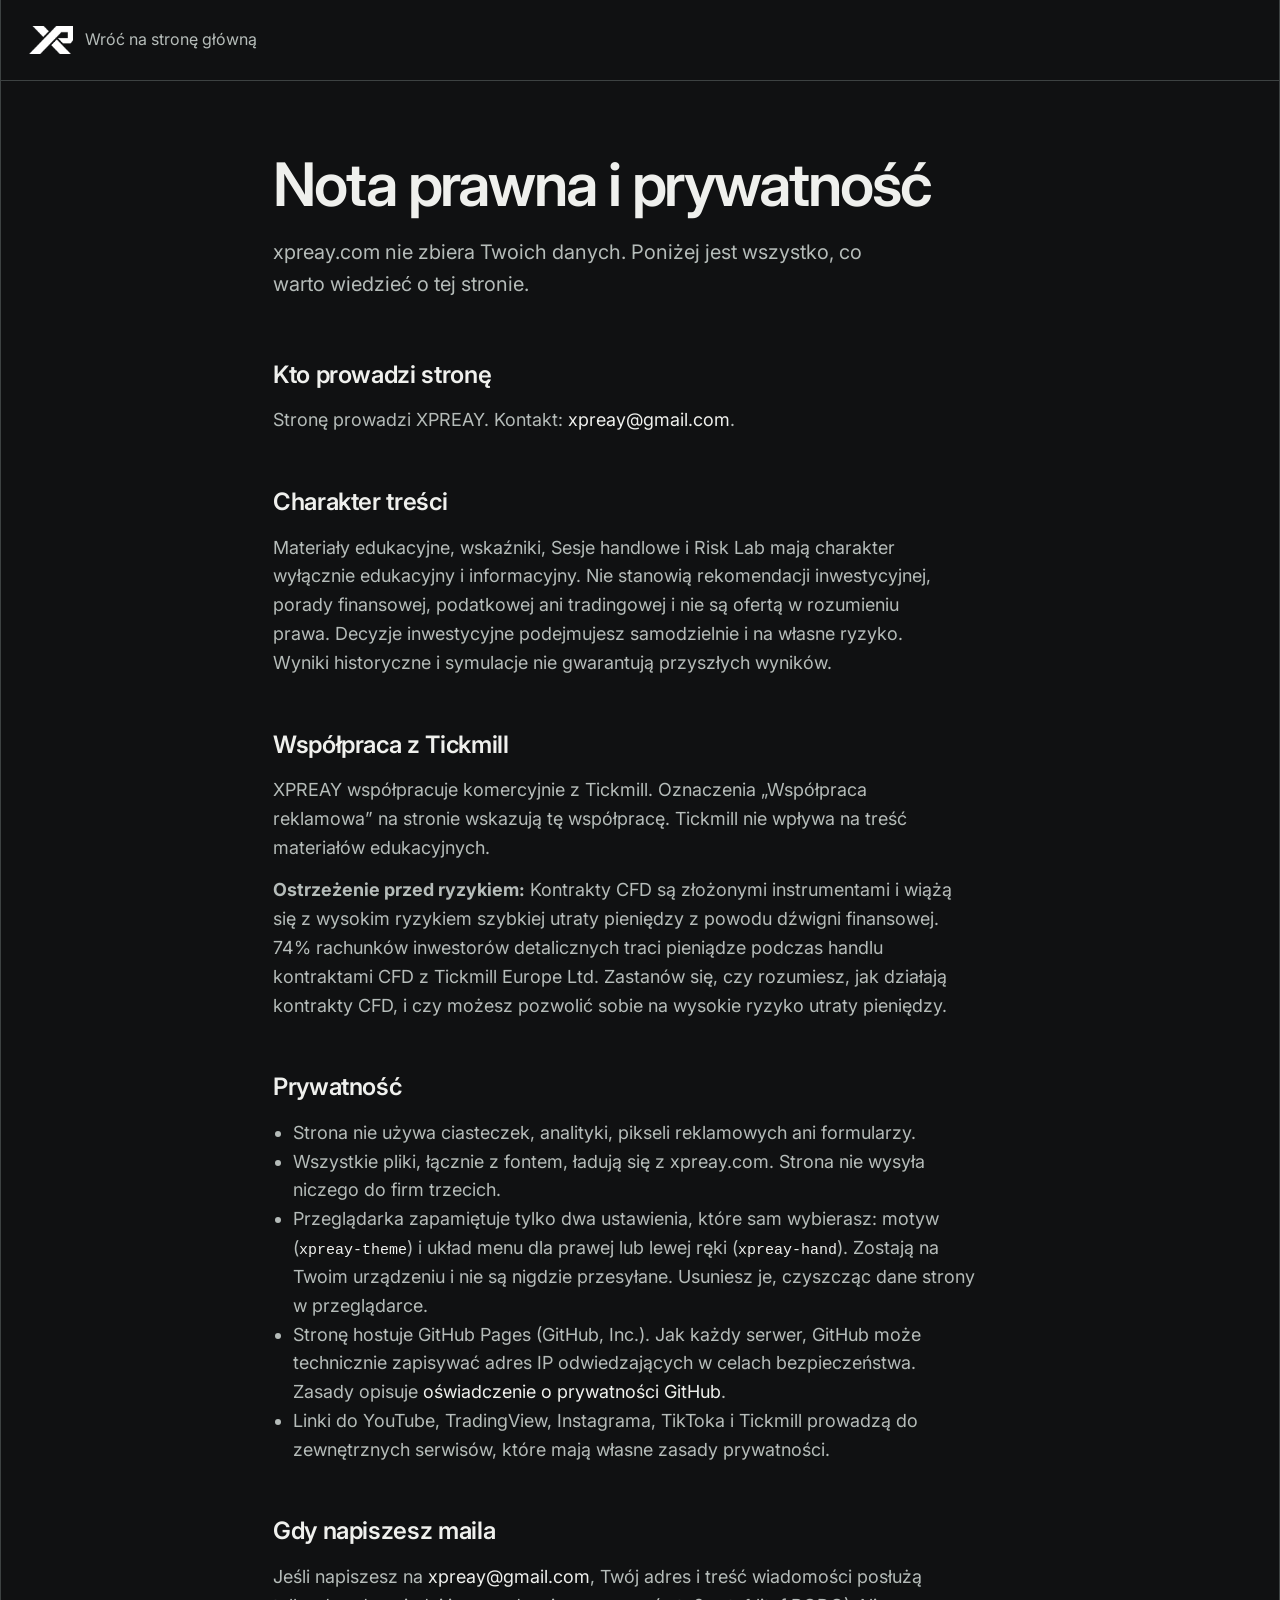
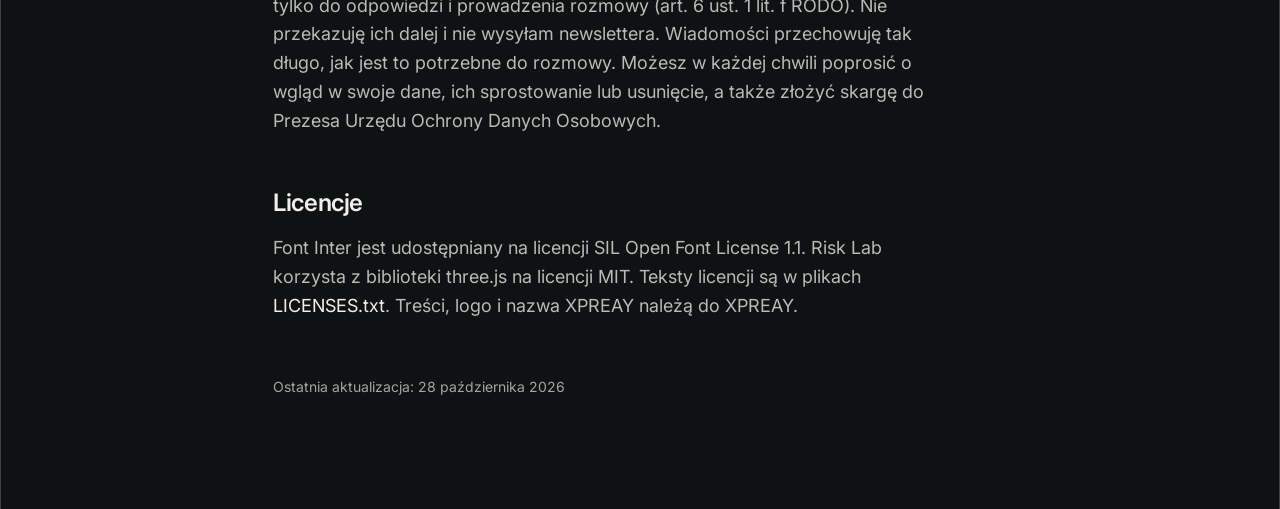
<file: legal.html>
<!doctype html>
<html lang="pl" data-theme="dark">
<head>
<meta charset="utf-8">
<meta name="viewport" content="width=device-width, initial-scale=1">
<meta name="author" content="XPREAY">
<meta property="og:locale" content="pl_PL">
<title>Nota prawna i prywatność | XPREAY</title>
<meta name="description" content="Kto prowadzi xpreay.com, charakter treści, współpraca z Tickmill, prywatność i licencje.">
<link rel="canonical" href="https://xpreay.com/legal.html">
<link rel="icon" href="assets/favicon-32x32.png" sizes="32x32">


<link rel="canonical" href="https://xpreay.com/legal.html">
<link rel="icon" href="assets/favicon-32x32.png" sizes="32x32">
<link rel="stylesheet" href="styles.css?v=86c7d6d">
<link rel="stylesheet" href="legal.css">
<style>
  @font-face { font-family: Inter; src: url("fonts/inter-Inter[opsz,wght].ttf") format("truetype"); font-weight: 100 900; font-display: swap; }
  :root { color-scheme: dark; }
  :root[data-theme="light"] { color-scheme: light; }
  body { margin: 0; background: var(--bg); color: var(--text); font-family: Inter, system-ui, sans-serif; font-size: 18px; line-height: 1.6; }
  .legal-top { display: flex; align-items: center; gap: 16px; padding: 18px 28px; border-bottom: 1px solid var(--line); }
  .legal-top a { color: var(--secondary); font-size: 16px; text-decoration: none; display: inline-flex; align-items: center; gap: 12px; min-height: 44px; }
  .legal-top img { width: 44px; height: 28px; filter: invert(1); }
  :root[data-theme="light"] .legal-top img { filter: none; }
  .legal-page { padding: 72px 28px 96px; max-width: 760px; margin-left: calc(200px + 48px + 24px - 28px); }
  .legal-page h1 { font-size: clamp(38px, 5vw, 60px); line-height: 1.05; letter-spacing: -.035em; font-weight: 600; margin: 0 0 20px; }
  .legal-page .lead { font-size: 20px; color: var(--secondary); margin: 0 0 56px; max-width: 46ch; }
  .legal-page h2 { font-size: 24px; letter-spacing: -.015em; font-weight: 600; margin: 48px 0 12px; }
  .legal-page p, .legal-page li { color: var(--secondary); max-width: 62ch; }
  .legal-page p { margin: 0 0 14px; }
  .legal-page ul { padding-left: 20px; margin: 0 0 14px; }
  .legal-page a { color: var(--text); text-underline-offset: 3px; }
  .legal-page code { font-size: 15px; color: var(--text); }
  .legal-page .updated { margin-top: 56px; font-size: 14px; color: var(--muted); }
  @media (max-width: 1100px) { .legal-page { margin-left: 0; } }
  @media (max-width: 800px) { .legal-top { padding: 12px 24px; } .legal-page { padding: 48px 24px 72px; } .legal-page .lead { font-size: 18px; } }
</style>
<script>try { const t = localStorage.getItem('xpreay-theme'); document.documentElement.dataset.theme = 'dark'; /* tryb jasny chwilowo wyłączony */ } catch (e) {}</script>
</head>
<body>
<div class="frame">
<header class="legal-top"><a href="index.html"><img src="logo.png" alt="XPREAY"><span>Wróć na stronę główną</span></a></header>
<main class="legal-page">
<h1>Nota prawna i prywatność</h1>
<p class="lead">xpreay.com nie zbiera Twoich danych. Poniżej jest wszystko, co warto wiedzieć o tej stronie.</p>

<h2>Kto prowadzi stronę</h2>
<p>Stronę prowadzi XPREAY. Kontakt: <a href="mailto:xpreay@gmail.com">xpreay@gmail.com</a>.</p>

<h2>Charakter treści</h2>
<p>Materiały edukacyjne, wskaźniki, Sesje handlowe i Risk Lab mają charakter wyłącznie edukacyjny i informacyjny. Nie stanowią rekomendacji inwestycyjnej, porady finansowej, podatkowej ani tradingowej i nie są ofertą w rozumieniu prawa. Decyzje inwestycyjne podejmujesz samodzielnie i na własne ryzyko. Wyniki historyczne i symulacje nie gwarantują przyszłych wyników.</p>

<h2>Współpraca z Tickmill</h2>
<p>XPREAY współpracuje komercyjnie z Tickmill. Oznaczenia „Współpraca reklamowa” na stronie wskazują tę współpracę. Tickmill nie wpływa na treść materiałów edukacyjnych.</p>
<p><strong>Ostrzeżenie przed ryzykiem:</strong> Kontrakty CFD są złożonymi instrumentami i wiążą się z wysokim ryzykiem szybkiej utraty pieniędzy z powodu dźwigni finansowej. 74% rachunków inwestorów detalicznych traci pieniądze podczas handlu kontraktami CFD z Tickmill Europe Ltd. Zastanów się, czy rozumiesz, jak działają kontrakty CFD, i czy możesz pozwolić sobie na wysokie ryzyko utraty pieniędzy.</p>

<h2>Prywatność</h2>
<ul>
<li>Strona nie używa ciasteczek, analityki, pikseli reklamowych ani formularzy.</li>
<li>Wszystkie pliki, łącznie z fontem, ładują się z xpreay.com. Strona nie wysyła niczego do firm trzecich.</li>
<li>Przeglądarka zapamiętuje tylko dwa ustawienia, które sam wybierasz: motyw (<code>xpreay-theme</code>) i układ menu dla prawej lub lewej ręki (<code>xpreay-hand</code>). Zostają na Twoim urządzeniu i nie są nigdzie przesyłane. Usuniesz je, czyszcząc dane strony w przeglądarce.</li>
<li>Stronę hostuje GitHub Pages (GitHub, Inc.). Jak każdy serwer, GitHub może technicznie zapisywać adres IP odwiedzających w celach bezpieczeństwa. Zasady opisuje <a href="https://docs.github.com/pl/site-policy/privacy-policies/github-general-privacy-statement" target="_blank" rel="noopener noreferrer">oświadczenie o prywatności GitHub</a>.</li>
<li>Linki do YouTube, TradingView, Instagrama, TikToka i Tickmill prowadzą do zewnętrznych serwisów, które mają własne zasady prywatności.</li>
</ul>

<h2>Gdy napiszesz maila</h2>
<p>Jeśli napiszesz na <a href="mailto:xpreay@gmail.com">xpreay@gmail.com</a>, Twój adres i treść wiadomości posłużą tylko do odpowiedzi i prowadzenia rozmowy (art. 6 ust. 1 lit. f RODO). Nie przekazuję ich dalej i nie wysyłam newslettera. Wiadomości przechowuję tak długo, jak jest to potrzebne do rozmowy. Możesz w każdej chwili poprosić o wgląd w swoje dane, ich sprostowanie lub usunięcie, a także złożyć skargę do Prezesa Urzędu Ochrony Danych Osobowych.</p>

<h2>Licencje</h2>
<p>Font Inter jest udostępniany na licencji SIL Open Font License 1.1. Risk Lab korzysta z biblioteki three.js na licencji MIT. Teksty licencji są w plikach <a href="LICENSES.txt">LICENSES.txt</a>. Treści, logo i nazwa XPREAY należą do XPREAY.</p>

<p class="updated">Ostatnia aktualizacja: 28 października 2026</p>
</main>
</div>
</body>
</html>
</file>
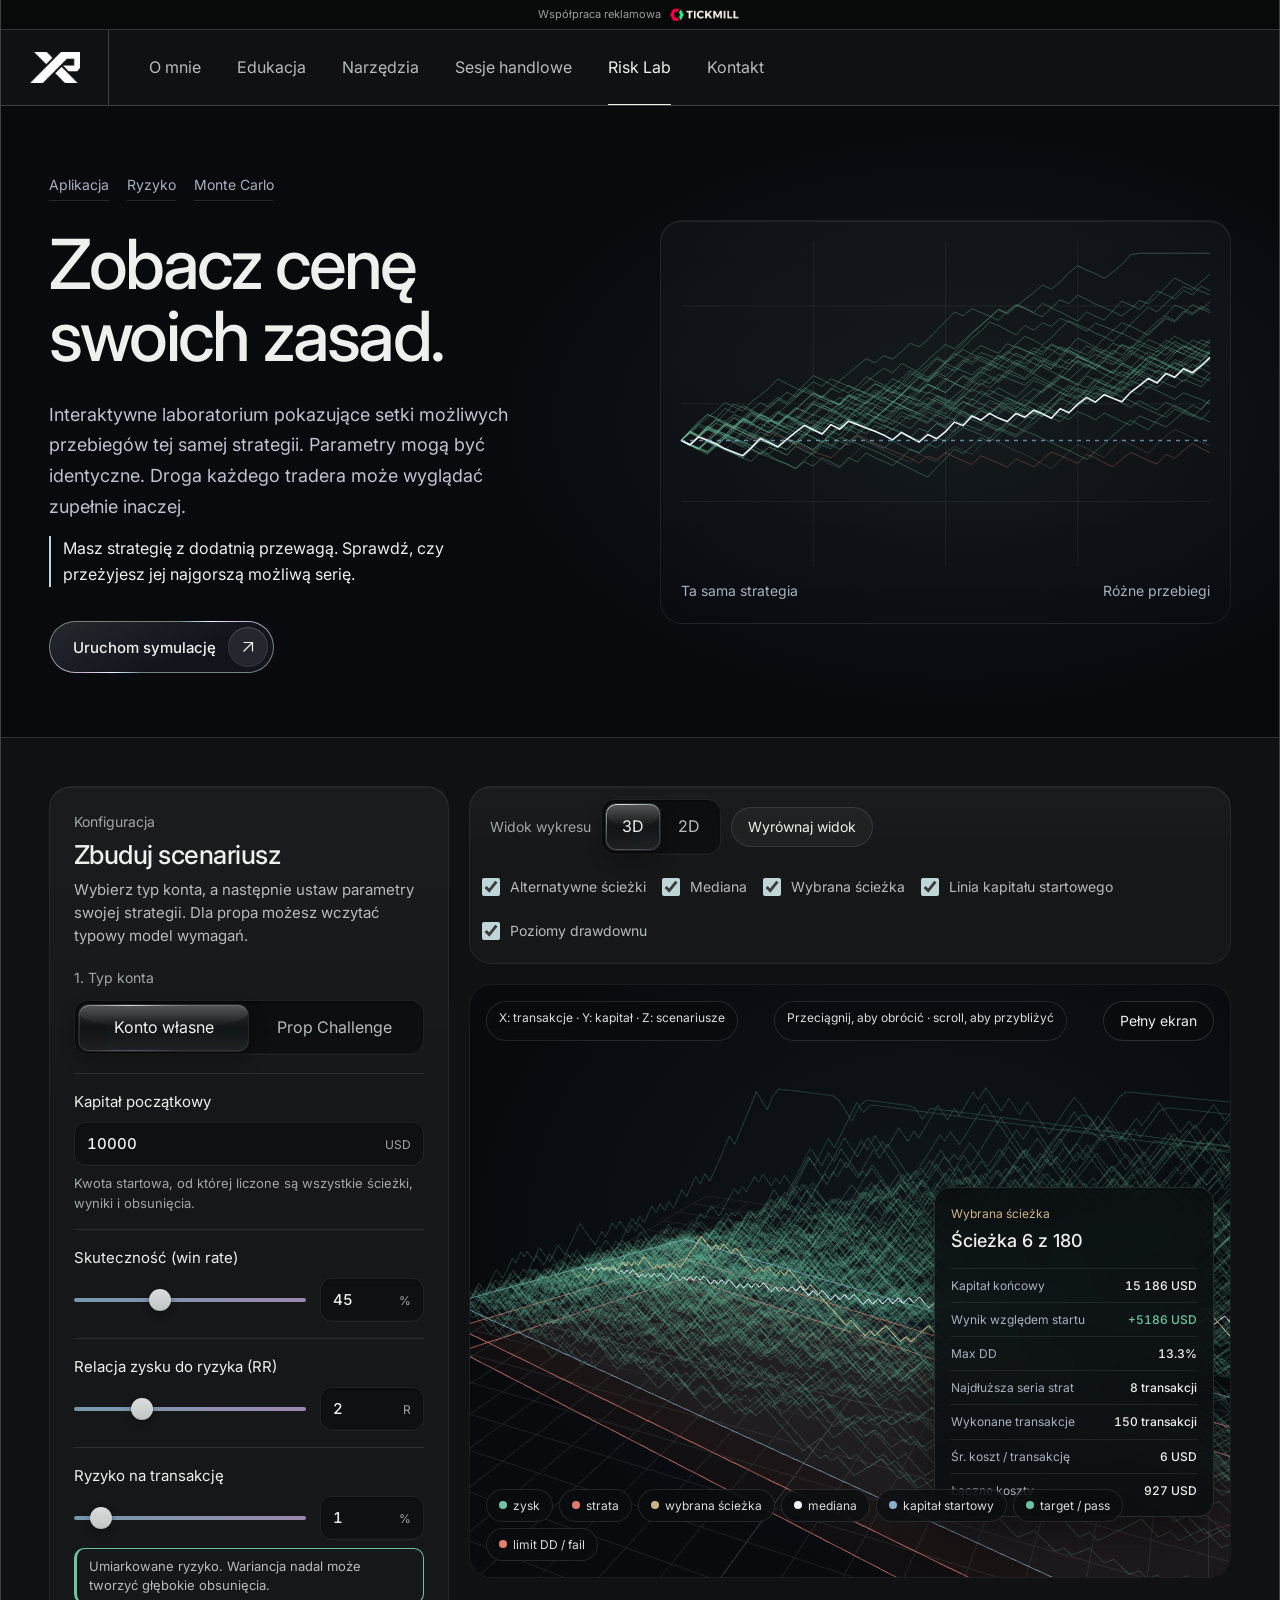
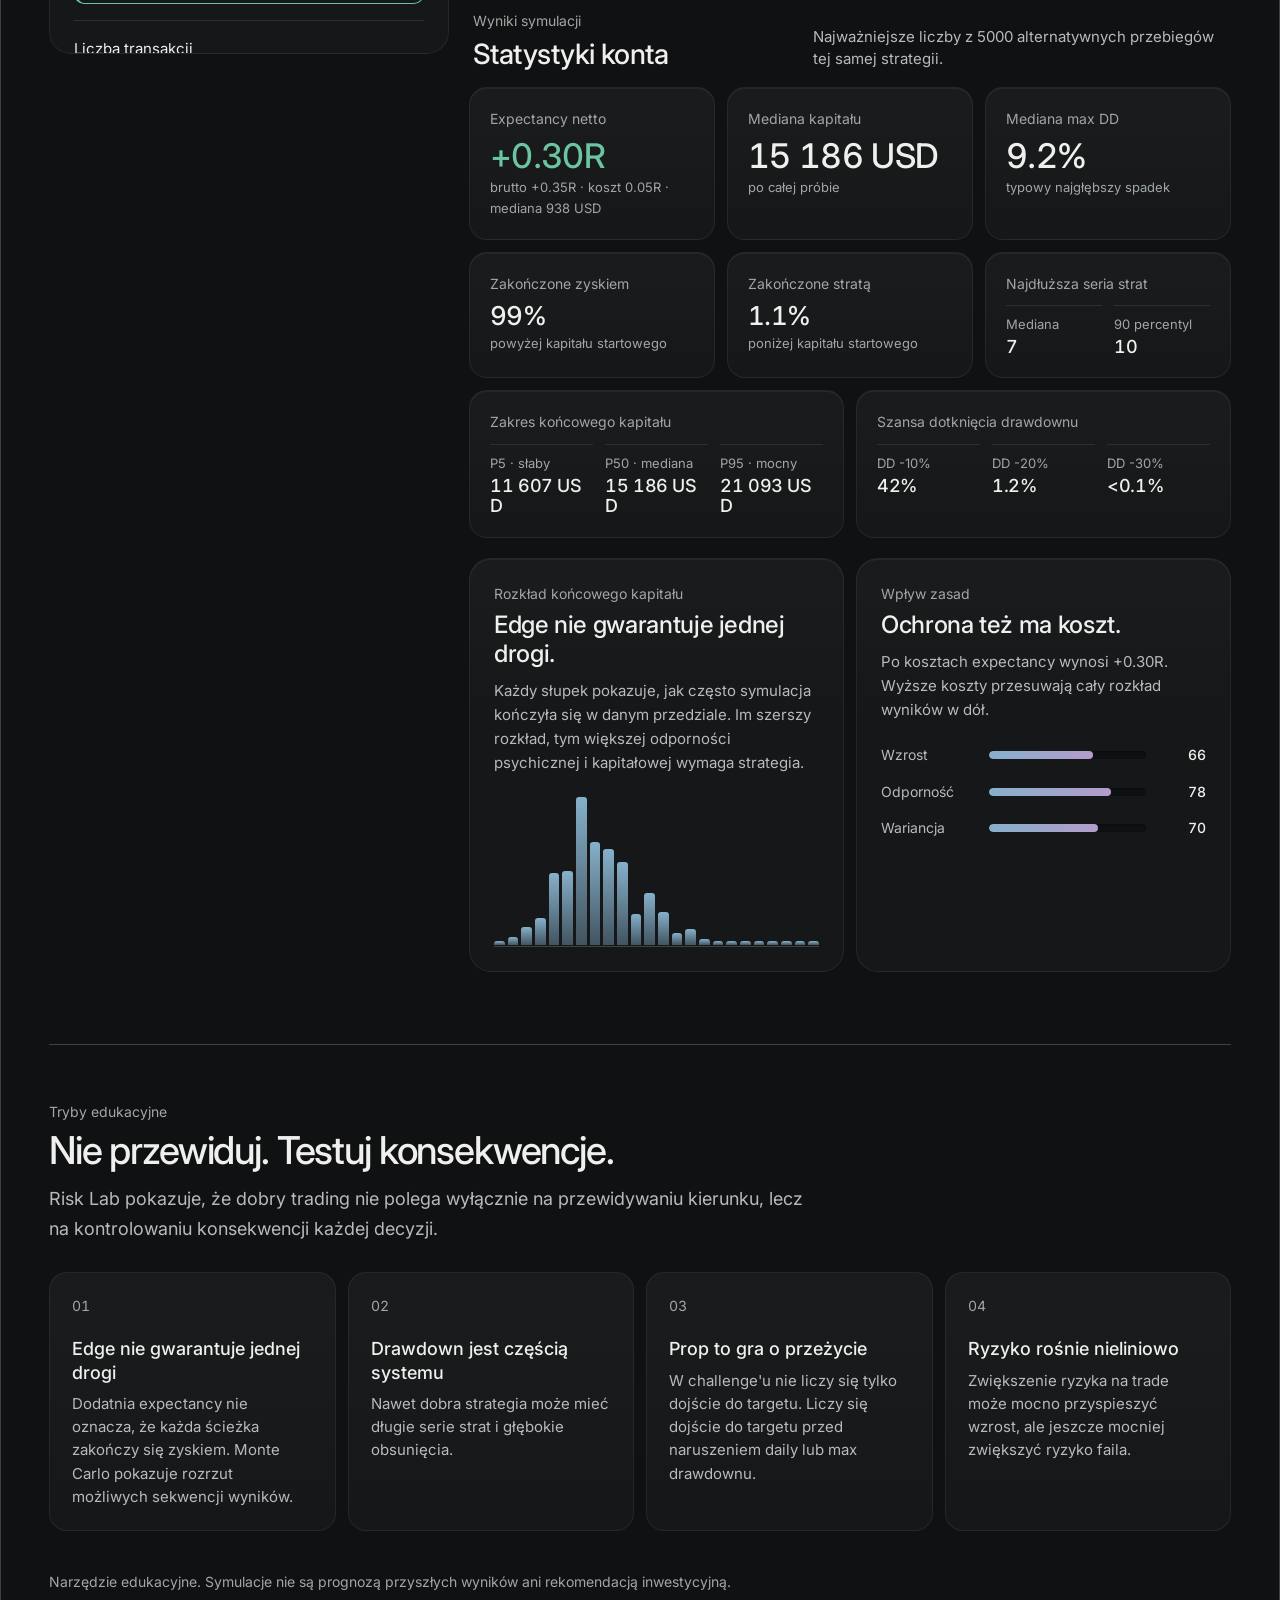
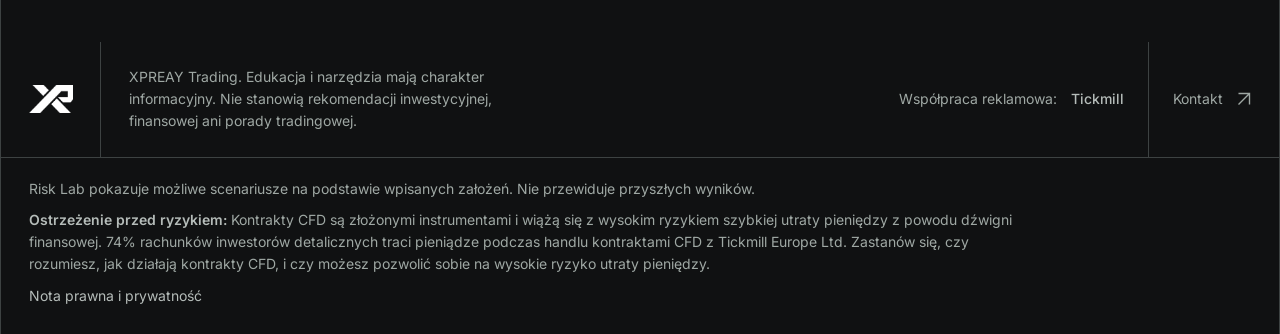
<file: risk-lab.html>
<!doctype html>
<html lang="pl" data-theme="dark" data-hand="right">
<head>
<meta charset="utf-8"><meta name="viewport" content="width=device-width, initial-scale=1">
<meta name="author" content="XPREAY">
<meta property="og:locale" content="pl_PL">
<title>XPREAY Risk Lab - interaktywny symulator zarządzania ryzykiem</title>
<meta name="description" content="Interaktywne laboratorium zarządzania ryzykiem. Symuluj setki alternatywnych krzywych kapitału i sprawdź wpływ skuteczności, RR, ryzyka oraz zarządzania pozycją." />
<meta name="robots" content="index, follow" />
<link rel="canonical" href="https://xpreay.com/risk-lab.html" />
<link rel="icon" href="assets/favicon-32x32.png" sizes="32x32" type="image/png" />
<link rel="icon" href="assets/favicon-192x192.png" sizes="192x192" type="image/png" />
<link rel="apple-touch-icon" href="assets/apple-touch-icon.png" />
<meta property="og:type" content="website" />
<meta property="og:site_name" content="XPREAY Trading" />
<meta property="og:title" content="XPREAY Risk Lab" />
<meta property="og:description" content="Zobacz konsekwencje swoich zasad, zanim zapłacisz za nie prawdziwym kapitałem." />
<meta property="og:url" content="https://xpreay.com/risk-lab.html" />
<meta property="og:image" content="https://xpreay.com/assets/favicon-192x192.png" /><meta name="theme-color" content="#101112">


<link rel="stylesheet" href="styles.css?v=86c7d6d"><link rel="stylesheet" href="reactive-glass.css"><link rel="stylesheet" href="desktop-menu.css"><link rel="stylesheet" href="segmented-glass.css"><link rel="stylesheet" href="capsule-button.css"><link rel="stylesheet" href="risk-lab.css">
<link rel="stylesheet" href="legal.css"><link rel="stylesheet" href="light-pages.css"></head>
<body>
<a class="skip" href="#risk-simulator">Przejdź do symulatora</a>
<svg class="svg-library" aria-hidden="true"><symbol id="arrow" viewBox="0 0 24 24"><path d="M6 18 18 6M6 6h12v12"/></symbol><symbol id="sun" viewBox="0 0 24 24"><circle cx="12" cy="12" r="4"/><path d="M12 2v2m0 16v2M2 12h2m16 0h2M5 5l1.5 1.5m11 11L19 19M5 19l1.5-1.5m11-11L19 5"/></symbol></svg>
<div class="frame">
<a class="partner-strip" href="https://www.tickmill.com/eu/pl" target="_blank" rel="noopener noreferrer" aria-label="Współpraca reklamowa: Tickmill, otwórz stronę partnera w nowej karcie"><span>Współpraca reklamowa</span><img src="assets/tickmill.png" alt="Tickmill" width="115" height="23"></a>
<header class="site-header"><a class="brand" href="index.html" aria-label="XPREAY, strona główna"><img src="logo.png" alt="XPREAY logo" width="60" height="38"></a><nav class="desktop-nav" aria-label="Główna"><a href="index.html#about">O mnie</a><a href="index.html#education">Edukacja</a><a href="index.html#tools">Narzędzia</a><a href="sessions.html">Sesje handlowe</a><a href="risk-lab.html" aria-current="page">Risk Lab</a><a href="index.html#contact">Kontakt</a></nav><button class="theme-toggle" type="button" aria-label="Włącz jasny motyw"><svg><use href="#sun"/></svg><span>Jasny motyw</span></button></header>
<main>
<section class="rl-hero" aria-labelledby="rl-title">
<div class="rl-hero-copy">
<ul class="rl-meta"><li>Aplikacja</li><li>Ryzyko</li><li>Monte Carlo</li></ul>
<h1 id="rl-title">Zobacz cenę swoich zasad.</h1>
<p class="lede">Interaktywne laboratorium pokazujące setki możliwych przebiegów tej samej strategii. Parametry mogą być identyczne. Droga każdego tradera może wyglądać zupełnie inaczej.</p>
<p class="hook">Masz strategię z dodatnią przewagą. Sprawdź, czy przeżyjesz jej najgorszą możliwą serię.</p>
<div class="rl-actions"><a class="glass-button" href="#risk-simulator"><span class="glass-rim" aria-hidden="true"></span><span class="glass-face" aria-hidden="true"></span><span class="button-label">Uruchom symulację</span><span class="button-arrow"><svg aria-hidden="true"><use href="#arrow"/></svg></span></a></div>
</div>
<figure class="rl-hero-visual" aria-hidden="true"><svg viewBox="0 0 520 320" preserveAspectRatio="none"><g class="rl-grid"><path d="M0 64H520M0 160H520M0 256H520M130 0V320M260 0V320M390 0V320"/></g><g class="rl-paths"></g><path class="rl-start" d="M0 196H520"/></svg><figcaption><span>Ta sama strategia</span><span>Różne przebiegi</span></figcaption></figure>
</section>
<div class="rl-body">
<section class="lab-grid" id="risk-simulator" aria-label="Symulator ryzyka">
      <aside class="panel controls">
        <div class="controls-heading">
          <span class="eyebrow">Konfiguracja</span>
          <h2 class="panel-title">Zbuduj scenariusz</h2>
          <p>Wybierz typ konta, a następnie ustaw parametry swojej strategii. Dla propa możesz wczytać typowy model wymagań.</p>
        </div>
        <div class="controls-inner">
          <div class="setup-block account-setup">
            <span class="setup-label">1. Typ konta</span>
            <div class="mode-switch" role="group" aria-label="Typ symulowanego konta">
              <button class="chip active" type="button" data-account-mode="own" aria-pressed="true">Konto własne</button>
              <button class="chip" type="button" data-account-mode="prop" aria-pressed="false">Prop Challenge</button>
            </div>
          </div>
          <div class="core-controls">
          <label class="control-group">
            <span class="control-head"><span id="capitalLabel">Kapitał początkowy</span></span>
            <span class="number-shell capital-shell"><input class="number-input" id="initialCapital" type="number" min="100" step="100" value="10000" /><span>USD</span></span>
            <span class="field-help">Kwota startowa, od której liczone są wszystkie ścieżki, wyniki i obsunięcia.</span>
          </label>
          <label class="control-group">
            <span class="control-head"><span>Skuteczność (win rate)</span><span class="control-value" id="wrValue">45%</span></span>
            <input id="winRate" type="range" min="20" max="90" value="45" step="1" />
          </label>
          <label class="control-group">
            <span class="control-head"><span>Relacja zysku do ryzyka (RR)</span><span class="control-value" id="rrValue">2.0R</span></span>
            <input id="rr" type="range" min="0.5" max="6" value="2" step="0.1" />
          </label>
          <label class="control-group">
            <span class="control-head"><span id="riskLabel">Ryzyko na transakcję</span><span class="control-value" id="riskValue">1.0%</span></span>
            <span id="percentRiskControl"><input id="risk" type="range" min="0.25" max="10" value="1" step="0.25" /></span>
            <span class="fixed-risk-control" id="fixedRiskControl" hidden>
              <span class="number-shell"><input id="fixedRiskAmount" type="number" min="1" step="10" value="100" aria-label="Stała kwota ryzyka" /><span>USD</span></span>
              <span class="field-help" id="fixedRiskHelp">100 USD odpowiada 1,00% kapitału początkowego.</span>
            </span>
            <span class="risk-message" id="riskMessage">Umiarkowane ryzyko. Wariancja pozostaje możliwa do kontrolowania.</span>
          </label>
          <label class="control-group" id="tradesControl">
            <span class="control-head"><span>Liczba transakcji</span><span class="control-value" id="tradesValue">150</span></span>
            <input id="trades" type="range" min="20" max="500" value="150" step="10" />
          </label>
          <label class="control-group">
            <span class="control-head"><span>Ścieżki na wykresie</span><span class="control-value" id="pathsValue">180</span></span>
            <input id="paths" type="range" min="30" max="250" value="180" step="10" />
          </label>
          <label class="control-group">
            <span class="control-head"><span>Średni koszt transakcji</span><span class="control-value" id="costValue">0.05R</span></span>
            <input id="transactionCost" type="range" min="0" max="0.3" value="0.05" step="0.01" />
            <span class="field-help" id="costHelp">Spread, prowizja i poślizg przeliczone na część ryzyka 1R.</span>
          </label>
          <label class="control-group">
            <span class="control-head"><span>Sposób wyliczania pozycji</span></span>
            <select id="sizing">
              <option value="percent">Stały procent bieżącego kapitału</option>
              <option value="amount">Stała kwota ryzyka</option>
              <option value="throttle">Redukuj ryzyko po serii strat</option>
            </select>
            <span class="field-help" id="sizingHelp"></span>
            <span class="conditional-controls" id="throttleControls">
              <span class="control-group">
                <span class="control-head"><span>Redukuj po serii strat</span><span class="control-value" id="throttleAfterValue">1</span></span>
                <input id="throttleAfter" type="range" min="1" max="6" value="1" step="1" />
                <span class="field-help">Liczba kolejnych strat potrzebna do uruchomienia niższego ryzyka.</span>
              </span>
              <span class="control-group">
                <span class="control-head"><span>Zmniejsz ryzyko o</span><span class="control-value" id="throttleReductionValue">50%</span></span>
                <input id="throttleReduction" type="range" min="10" max="90" value="50" step="5" />
                <span class="field-help" id="throttleExample">Po stracie ryzyko 1,00% spadnie do 0,50%.</span>
              </span>
              <label class="inline-check"><input id="restoreAfterWin" type="checkbox" checked /> Po wygranej wróć do bazowego ryzyka.</label>
            </span>
          </label>
          </div>
          <div class="mode-panel" id="propControls">
            <div class="challenge-preset">
              <span class="control-head"><span>Preset wymagań challenge'u</span></span>
              <select id="challengePreset" aria-label="Preset wymagań challenge'u">
                <option value="custom">Własne ustawienia</option>
                <optgroup label="Forex / CFD">
                  <option value="oneStep">1-Step · 10 / 3 / 10</option>
                  <option value="twoStep">2-Step · etap 1 · 10 / 5 / 10</option>
                </optgroup>
                <optgroup label="Futures · konto 50K">
                  <option value="futures50Trailing">Futures 50K · target 3K / trailing DD 2K</option>
                </optgroup>
              </select>
              <span class="field-help" id="challengePresetHelp">Wybierz model lub ustaw parametry ręcznie poniżej.</span>
            </div>
            <span class="subsection-label">Parametry challenge'u</span>
            <label class="control-group">
              <span class="control-head"><span>Profit target</span><span class="control-value" id="targetValue">8%</span></span>
              <input id="profitTarget" type="range" min="4" max="15" value="8" step="0.5" />
            </label>
            <label class="control-group">
              <span class="control-head"><span>Maksymalny drawdown</span><span class="control-value" id="maxDdValue">10%</span></span>
              <input id="maxDrawdown" type="range" min="3" max="20" value="10" step="0.5" />
            </label>
            <label class="control-group">
              <span class="control-head"><span>Dzienny drawdown</span><span class="control-value" id="dailyDdValue">5%</span></span>
              <input id="dailyDrawdown" type="range" min="0" max="10" value="5" step="0.5" />
            </label>
            <label class="control-group">
              <span class="control-head"><span>Typ maksymalnego DD</span></span>
              <select id="drawdownType">
                <option value="static">Static · stały próg od kapitału startowego</option>
                <option value="trailing">Trailing EOD · próg podąża za saldem EOD</option>
              </select>
              <span class="field-help" id="drawdownTypeHelp"></span>
            </label>
            <label class="control-group">
              <span class="control-head"><span>Transakcje dziennie</span><span class="control-value" id="tradesDayValue">2</span></span>
              <input id="tradesPerDay" type="range" min="1" max="8" value="2" step="1" />
            </label>
            <div class="control-group">
              <span class="control-head"><span>Zasada czasu</span></span>
              <label class="time-policy-field"><span>Co dzieje się po końcu okresu</span><select id="timePolicy">
                <option value="trades">Brak limitu czasu · liczba transakcji</option>
                <option value="fail">Konto wygasa · fail</option>
                <option value="rebill">Rebill · konto pozostaje aktywne</option>
              </select></label>
              <span class="field-help" id="timePolicyHelp">Bez limitu czasu wynik jest mierzony po wybranej liczbie transakcji.</span>
            </div>
            <div class="control-group" id="periodControl">
              <span class="control-head"><span id="maxDaysLabel">Okres rozliczeniowy</span><span class="control-value" id="maxDaysValue">60 dni</span></span>
              <input id="maxDays" type="range" min="10" max="180" value="60" step="5" aria-labelledby="maxDaysLabel" />
              <div class="trading-days-option">
                <label class="inline-check"><input id="tradingDaysOnly" type="checkbox" checked /> Tylko dni handlowe (pon.–pt.)</label>
                <span class="field-help" id="tradingDaysHelp">Okres ma znaczenie tylko dla wygaśnięcia lub rebillu.</span>
              </div>
            </div>
            <p class="prop-disclaimer">Presety odwzorowują tylko pola obsługiwane przez symulator. Nie obejmują m.in. consistency target, best day rule, limitów kontraktów ani minimalnej liczby dni. Zawsze sprawdź aktualny regulamin swojej firmy.</p>
          </div>
          <div class="simulation-status">
            <p class="live-note"><strong>Symulacja na żywo</strong><span>Każda zmiana automatycznie przelicza wyniki.</span></p>
            <p class="simulation-scope" id="simulationScope">Wykres pokazuje 180 ścieżek. Statystyki policzone na 5000 symulacji.</p>
          </div>
        </div>
      </aside>

      <div class="workspace">
        <div class="view-controls panel" aria-label="Ustawienia widoku wykresu">
          <div class="view-mode">
            <span class="control-head">Widok wykresu</span>
            <div class="view-seg" role="group" aria-label="Widok wykresu"><button class="chip active" type="button" data-view-mode="3d" aria-pressed="true">3D</button><button class="chip" type="button" data-view-mode="2d" aria-pressed="false">2D</button></div>
            <button class="view-button" id="resetView" type="button">Wyrównaj widok</button>
          </div>
          <div class="view-options">
            <label class="view-option"><input id="showAlternatives" type="checkbox" checked /> Alternatywne ścieżki</label>
            <label class="view-option"><input id="showMedian" type="checkbox" checked /> Mediana</label>
            <label class="view-option"><input id="showSelected" type="checkbox" checked /> Wybrana ścieżka</label>
            <label class="view-option"><input id="showBreakEvenLine" type="checkbox" checked /> Linia kapitału startowego</label>
            <label class="view-option"><input id="showDrawdown" type="checkbox" checked /> Poziomy drawdownu</label>
          </div>
        </div>
        <div class="scene-panel">
          <canvas id="equityCanvas" aria-label="Trójwymiarowy las możliwych krzywych kapitału"></canvas>
          <button class="view-button focus-controls-toggle" id="toggleFocusControls" type="button" aria-expanded="true">Ukryj parametry</button>
          <div class="scene-top">
            <span class="scene-label" id="sceneAxisLabel">X: transakcje · Y: kapitał · Z: scenariusze</span>
            <span class="scene-label" id="sceneInstruction">Przeciągnij, aby obrócić · scroll, aby przybliżyć</span>
            <button class="view-button scene-fullscreen" id="toggleFullscreen" type="button" aria-label="Otwórz wykres na pełnym ekranie">Pełny ekran</button>
          </div>
          <div class="scene-outcome-summary" id="sceneOutcomeSummary" hidden></div>
          <div class="selected-path-card" id="selectedPathCard">
            <span>Wybrana ścieżka</span>
            <strong id="selectedPathTitle">Mediana symulacji</strong>
            <div class="selected-path-row"><span>Kapitał końcowy</span><b id="selectedFinal">—</b></div>
            <div class="selected-path-row"><span>Wynik względem startu</span><b id="selectedDelta">—</b></div>
            <div class="selected-path-row"><span>Max DD</span><b id="selectedDd">—</b></div>
            <div class="selected-path-row"><span>Najdłuższa seria strat</span><b id="selectedLosses">—</b></div>
            <div class="selected-path-row"><span>Wykonane transakcje</span><b id="selectedTrades">—</b></div>
            <div class="selected-path-row"><span>Śr. koszt / transakcję</span><b id="selectedAvgCost">—</b></div>
            <div class="selected-path-row"><span>Łączne koszty</span><b id="selectedCosts">—</b></div>
            <div class="selected-path-row" id="selectedRuinRow" hidden><span>Status ścieżki</span><b id="selectedRuinResult">RUINA</b></div>
            <div class="selected-path-row" id="selectedPropRow" hidden><span>Wynik challenge'u</span><b id="selectedPropResult">—</b></div>
          </div>
          <div class="legend">
            <span><i class="dot" style="background:#6cc4a1"></i>zysk</span>
            <span><i class="dot" style="background:#e07a6e"></i>strata</span>
            <span><i class="dot" style="background:#cdb487"></i>wybrana ścieżka</span>
            <span><i class="dot" style="background:#eef3ff"></i>mediana</span>
            <span><i class="dot" style="background:#86b0cb"></i>kapitał startowy</span>
            <span class="plane-tag"><i class="dot" style="background:#6cc4a1"></i>target / pass</span>
            <span class="plane-tag"><i class="dot" style="background:#e5806f"></i>limit DD / fail</span>
          </div>
        </div>
        <div class="metrics metric-set" id="ownMetrics">
          <div class="metrics-heading"><div><span class="eyebrow">Wyniki symulacji</span><h2>Statystyki konta</h2></div><p>Najważniejsze liczby z 5000 alternatywnych przebiegów tej samej strategii.</p></div>
          <div class="metric metric-featured"><span>Expectancy netto</span><strong id="expectancyMetric">+0.30R</strong><small id="expectancyBreakdown">brutto +0.35R · koszt 0.05R</small></div>
          <div class="metric metric-featured"><span>Mediana kapitału</span><strong id="medianMetric">—</strong><small>po całej próbie</small></div>
          <div class="metric metric-featured"><span>Mediana max DD</span><strong id="drawdownMetric">—</strong><small>typowy najgłębszy spadek</small></div>
          <div class="metric"><span>Zakończone zyskiem</span><strong id="profitMetric">—</strong><small>powyżej kapitału startowego</small></div>
          <div class="metric"><span>Zakończone stratą</span><strong id="underwaterMetric">—</strong><small>poniżej kapitału startowego</small></div>
          <div class="metric">
            <span>Najdłuższa seria strat</span>
            <div class="metric-breakdown two-values">
              <div><small>Mediana</small><strong id="lossStreakMedian">—</strong></div>
              <div><small>90 percentyl</small><strong id="lossStreakP90">—</strong></div>
            </div>
          </div>
          <div class="metric metric-wide">
            <span>Zakres końcowego kapitału</span>
            <div class="metric-breakdown">
              <div><small>P5 · słaby</small><strong id="capitalP5">—</strong></div>
              <div><small>P50 · mediana</small><strong id="capitalP50">—</strong></div>
              <div><small>P95 · mocny</small><strong id="capitalP95">—</strong></div>
            </div>
          </div>
          <div class="metric metric-wide">
            <span>Szansa dotknięcia drawdownu</span>
            <div class="metric-breakdown">
              <div><small>DD -10%</small><strong id="ddRisk10">—</strong></div>
              <div><small>DD -20%</small><strong id="ddRisk20">—</strong></div>
              <div><small>DD -30%</small><strong id="ddRisk30">—</strong></div>
            </div>
          </div>
        </div>
        <div class="metrics prop-metrics metric-set" id="propMetrics" hidden>
          <div class="metrics-heading"><div><span class="eyebrow">Wyniki symulacji</span><h2>Statystyki challenge'u</h2></div><p>Szansa zaliczenia, ryzyko naruszenia limitów i typowy czas rozstrzygnięcia.</p></div>
          <div class="metric metric-featured metric-pass"><span>Pass rate</span><strong id="passMetric">—</strong><small>target przed limitem</small></div>
          <div class="metric metric-featured metric-fail"><span>Fail · daily DD</span><strong id="failDailyMetric">—</strong><small>naruszenie limitu dziennego</small></div>
          <div class="metric metric-featured metric-fail"><span>Fail · max DD</span><strong id="failMaxMetric">—</strong><small>naruszenie limitu konta</small></div>
          <div class="metric metric-featured metric-active"><span id="activeMetricLabel">Still active</span><strong id="activeMetric">—</strong><small id="activeMetricHelp">bez rozstrzygnięcia w wybranej próbie</small></div>
          <div class="metric metric-time"><span>Dni do passa</span><strong id="passDaysMetric">—</strong><small id="passDaysLabel">mediana</small></div>
          <div class="metric metric-time"><span>Dni do faila</span><strong id="failDaysMetric">—</strong><small id="failDaysLabel">mediana</small></div>
          <div class="metric"><span>Mediana max DD</span><strong id="propDdMetric">—</strong><small>najgłębsze obsunięcie</small></div>
          <div class="metric"><span>Najdłuższa seria strat</span><strong id="propLossMetric">—</strong><small>mediana / 90 percentyl</small></div>
          <div class="metric metric-wide"><span>Expectancy po kosztach</span><strong id="propExpectancyMetric">—</strong><small id="propExpectancyBreakdown">brutto · koszt · netto</small></div>
          <div class="metric metric-wide"><span>Mediana kosztów challenge'u</span><strong id="propCostMetric">—</strong><small>spread, prowizja i poślizg</small></div>
        </div>

        <div class="lesson-grid">
          <article class="panel lesson">
            <span class="eyebrow">Rozkład końcowego kapitału</span>
            <h2>Edge nie gwarantuje jednej drogi.</h2>
            <p>Każdy słupek pokazuje, jak często symulacja kończyła się w danym przedziale. Im szerszy rozkład, tym większej odporności psychicznej i kapitałowej wymaga strategia.</p>
            <div class="distribution" id="distribution"></div>
          </article>
          <article class="panel lesson">
            <span class="eyebrow">Wpływ zasad</span>
            <h2>Ochrona też ma koszt.</h2>
            <p id="lessonText">Automatyczne ograniczanie ryzyka zmniejsza ekspozycję podczas obsunięcia, ale spowalnia późniejsze odbicie.</p>
            <div class="compare-grid">
              <div class="compare-row"><span>Wzrost</span><div class="track"><div class="fill" id="growthBar"></div></div><b id="growthScore">—</b></div>
              <div class="compare-row"><span>Odporność</span><div class="track"><div class="fill" id="safetyBar"></div></div><b id="safetyScore">—</b></div>
              <div class="compare-row"><span>Wariancja</span><div class="track"><div class="fill" id="varianceBar"></div></div><b id="varianceScore">—</b></div>
            </div>
          </article>
        </div>
      </div>
    </section>

    <section>
      <div class="section-head">
        <span class="eyebrow">Tryby edukacyjne</span>
        <h2>Nie przewiduj. Testuj konsekwencje.</h2>
        <p>Risk Lab pokazuje, że dobry trading nie polega wyłącznie na przewidywaniu kierunku, lecz na kontrolowaniu konsekwencji każdej decyzji.</p>
      </div>
      <div class="education-cards">
        <article class="education-card"><strong>Edge nie gwarantuje jednej drogi</strong><p>Dodatnia expectancy nie oznacza, że każda ścieżka zakończy się zyskiem. Monte Carlo pokazuje rozrzut możliwych sekwencji wyników.</p></article>
        <article class="education-card"><strong>Drawdown jest częścią systemu</strong><p>Nawet dobra strategia może mieć długie serie strat i głębokie obsunięcia.</p></article>
        <article class="education-card"><strong>Prop to gra o przeżycie</strong><p>W challenge'u nie liczy się tylko dojście do targetu. Liczy się dojście do targetu przed naruszeniem daily lub max drawdownu.</p></article>
        <article class="education-card"><strong>Ryzyko rośnie nieliniowo</strong><p>Zwiększenie ryzyka na trade może mocno przyspieszyć wzrost, ale jeszcze mocniej zwiększyć ryzyko faila.</p></article>
      </div>
    </section>
    <p class="footer-note">Narzędzie edukacyjne. Symulacje nie są prognozą przyszłych wyników ani rekomendacją inwestycyjną.</p>
</div>
</main>
<footer><a class="brand" href="index.html" aria-label="XPREAY, strona główna"><img src="logo.png" alt="" width="44" height="28"></a><p>XPREAY Trading. Edukacja i narzędzia mają charakter informacyjny. Nie stanowią rekomendacji inwestycyjnej, finansowej ani porady tradingowej.</p><span class="partner">Współpraca reklamowa: <strong>Tickmill</strong></span><a href="mailto:xpreay@gmail.com">Kontakt <svg aria-hidden="true"><use href="#arrow"/></svg></a></footer><div class="legal-band"><p>Risk Lab pokazuje możliwe scenariusze na podstawie wpisanych założeń. Nie przewiduje przyszłych wyników.</p><p><strong>Ostrzeżenie przed ryzykiem:</strong> Kontrakty CFD są złożonymi instrumentami i wiążą się z wysokim ryzykiem szybkiej utraty pieniędzy z powodu dźwigni finansowej. 74% rachunków inwestorów detalicznych traci pieniądze podczas handlu kontraktami CFD z Tickmill Europe Ltd. Zastanów się, czy rozumiesz, jak działają kontrakty CFD, i czy możesz pozwolić sobie na wysokie ryzyko utraty pieniędzy.</p><p><a href="legal.html">Nota prawna i prywatność</a></p></div>
</div>
<button type="button" class="menu-launch" aria-controls="mobile-menu" aria-expanded="false"><svg viewBox="0 0 24 24" aria-hidden="true"><path d="M4 8h16M4 16h16"/></svg>Menu</button>
<dialog id="mobile-menu" aria-label="Menu główne"><div class="menu-top"><span>Nawigacja</span><button type="button" id="close-menu" aria-label="Zamknij menu"><svg viewBox="0 0 24 24"><path d="m6 6 12 12M18 6 6 18"/></svg></button></div><nav aria-label="Mobilna"><a href="index.html#about">O mnie</a><a href="index.html#education">Edukacja</a><a href="index.html#tools">Narzędzia</a><a href="sessions.html">Sesje handlowe</a><a href="risk-lab.html" aria-current="page">Risk Lab</a><a href="index.html#contact">Kontakt</a></nav><div class="menu-settings"><button type="button" class="theme-toggle"><svg><use href="#sun"/></svg><span>Jasny motyw</span></button><fieldset><legend>Obsługa kciukiem</legend><label><input type="radio" name="hand" value="left">Lewa ręka</label><label><input type="radio" name="hand" value="right" checked>Prawa ręka</label></fieldset></div></dialog>
<script src="sessions-shell.js"></script>
<script src="three.min.js"></script>
<script src="risk-lab.js"></script>
<script src="risk-lab-ui.js"></script>
<script src="reactive-glass.js"></script>
<script src="desktop-menu.js"></script>
<script src="segmented-glass.js"></script>
</body>
</html>
</file>
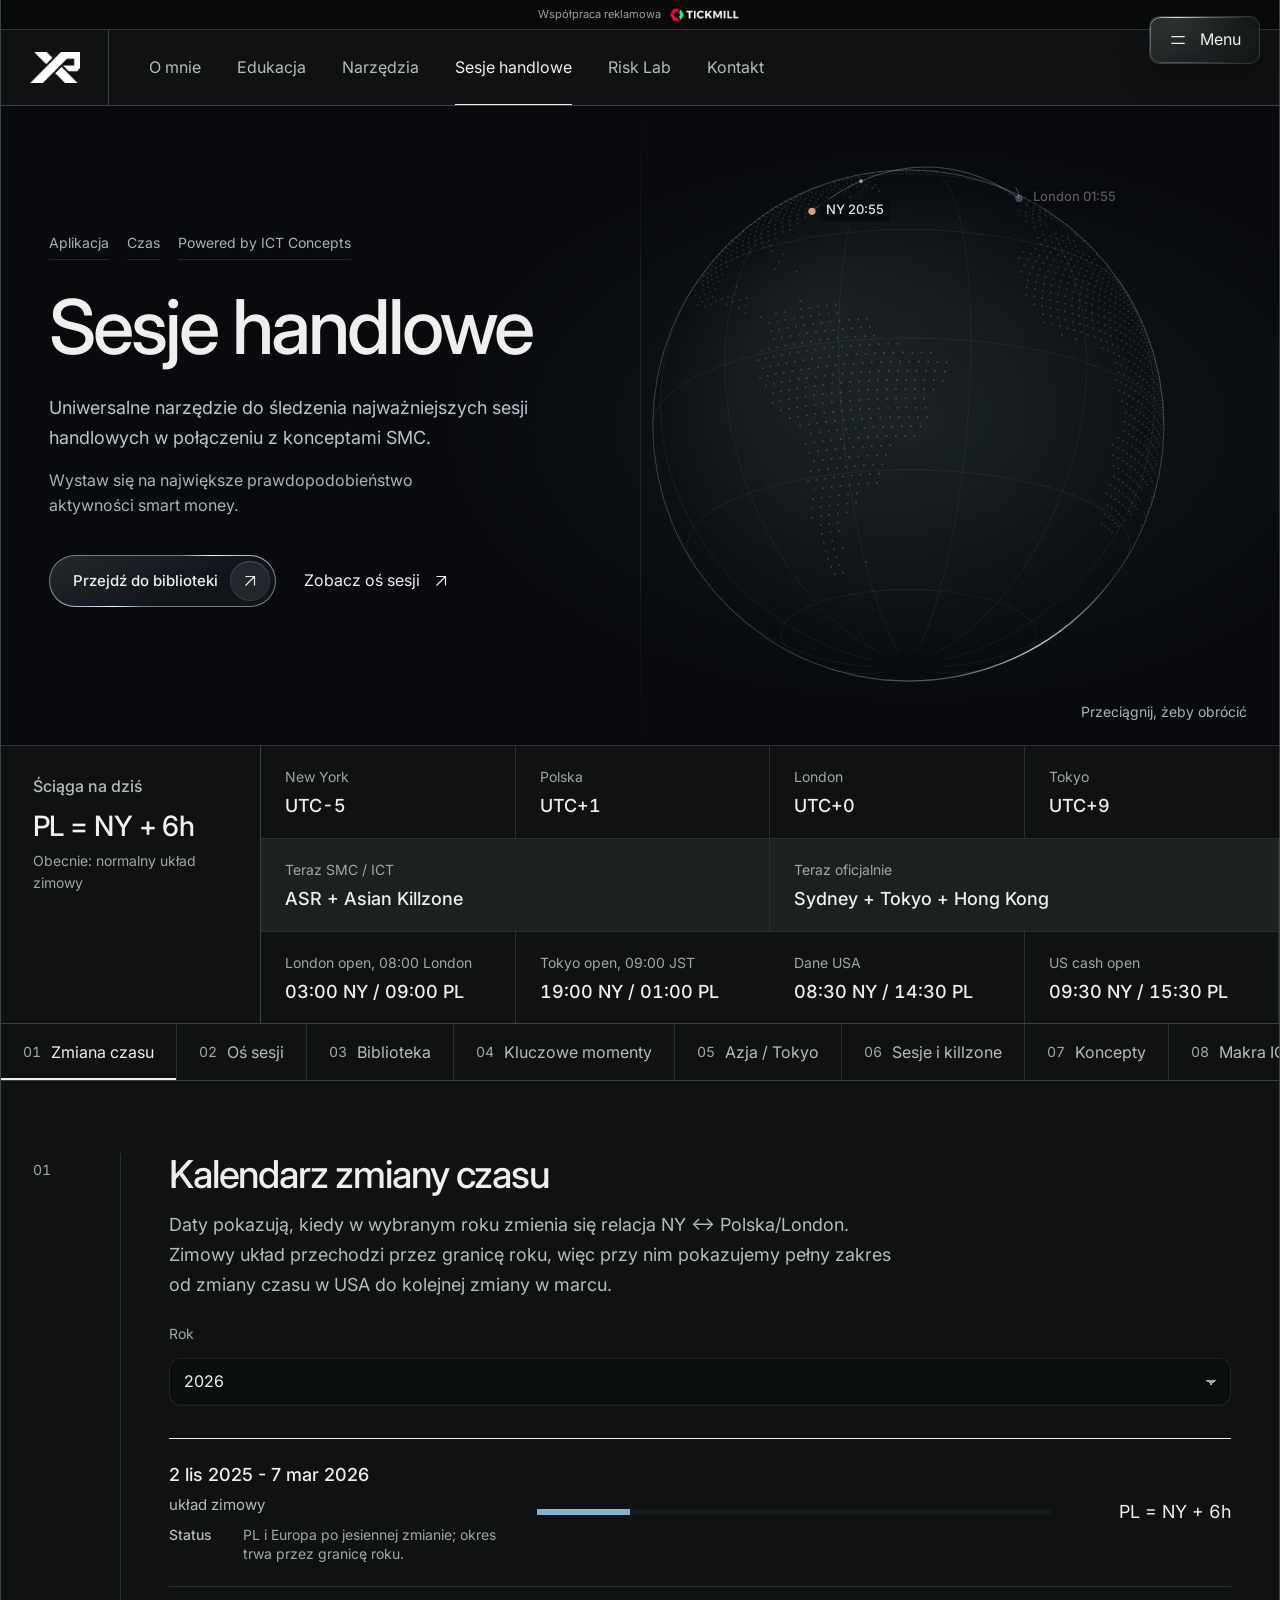
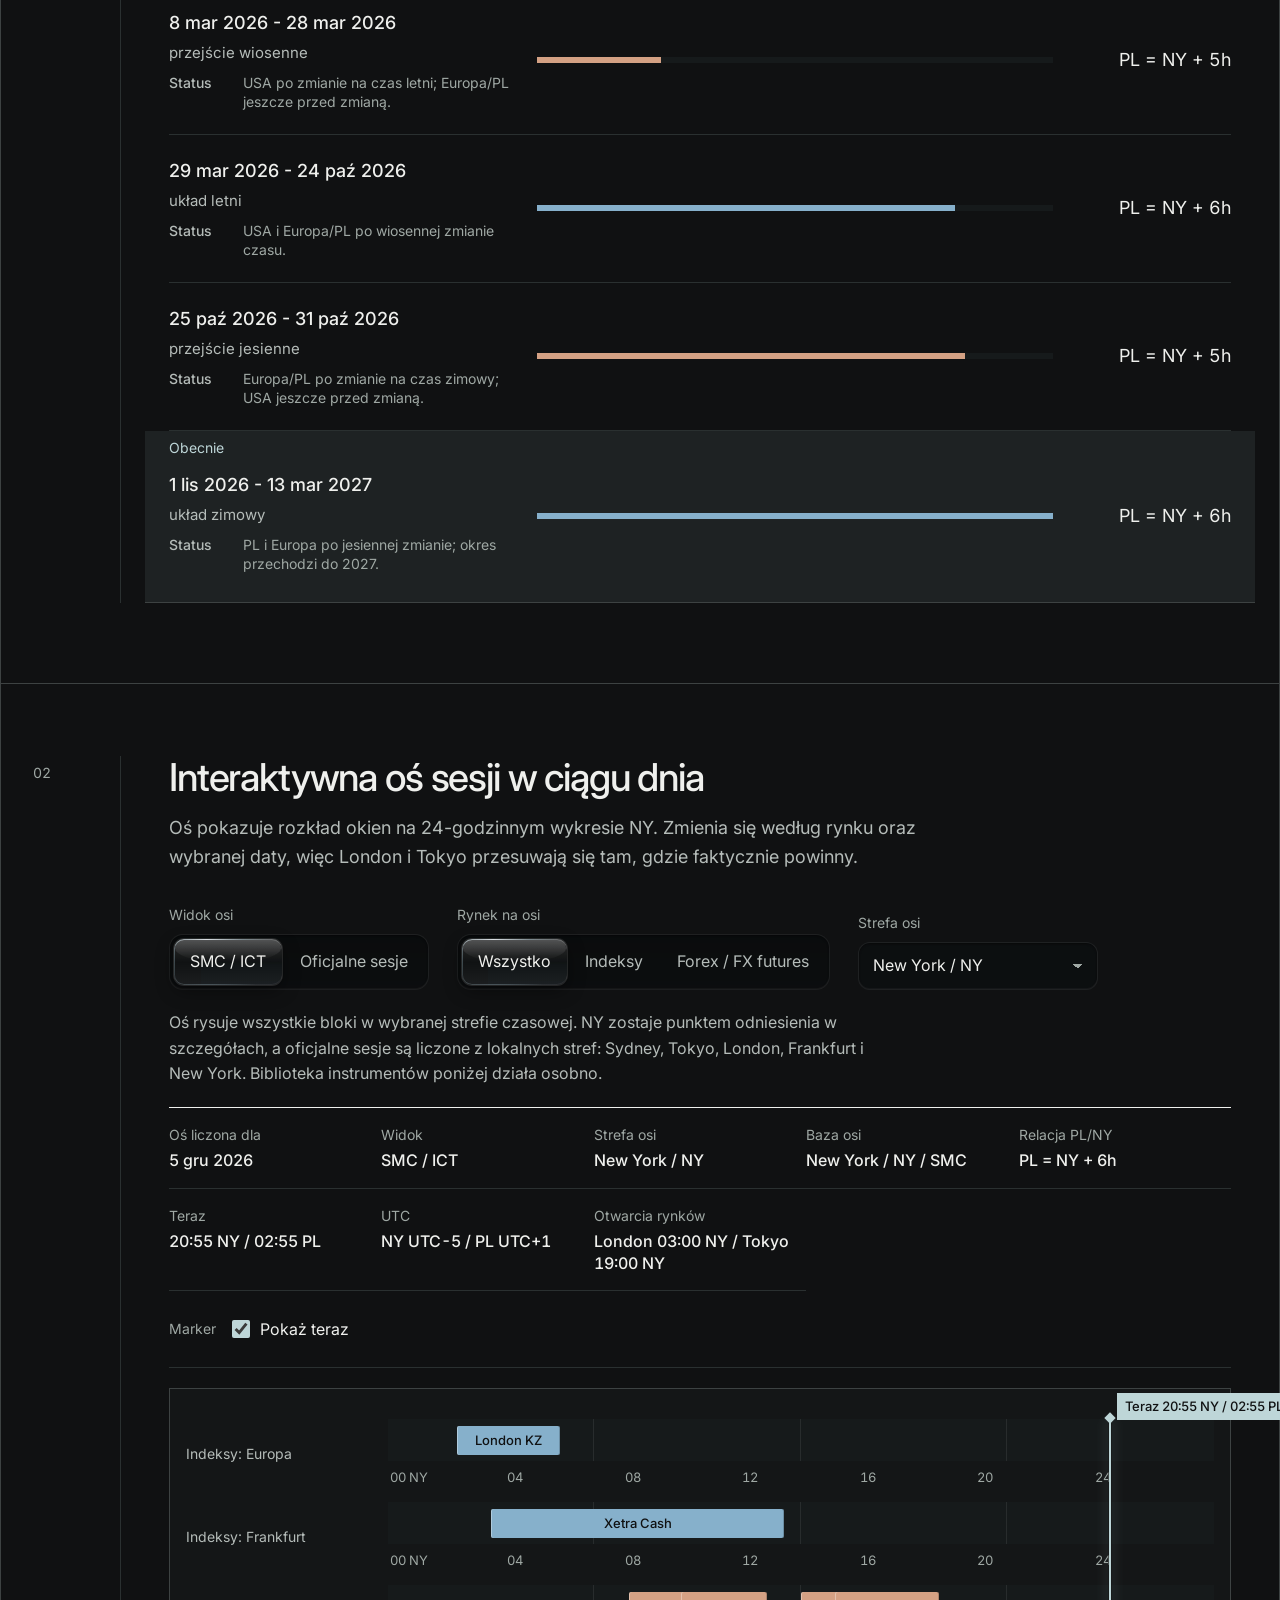
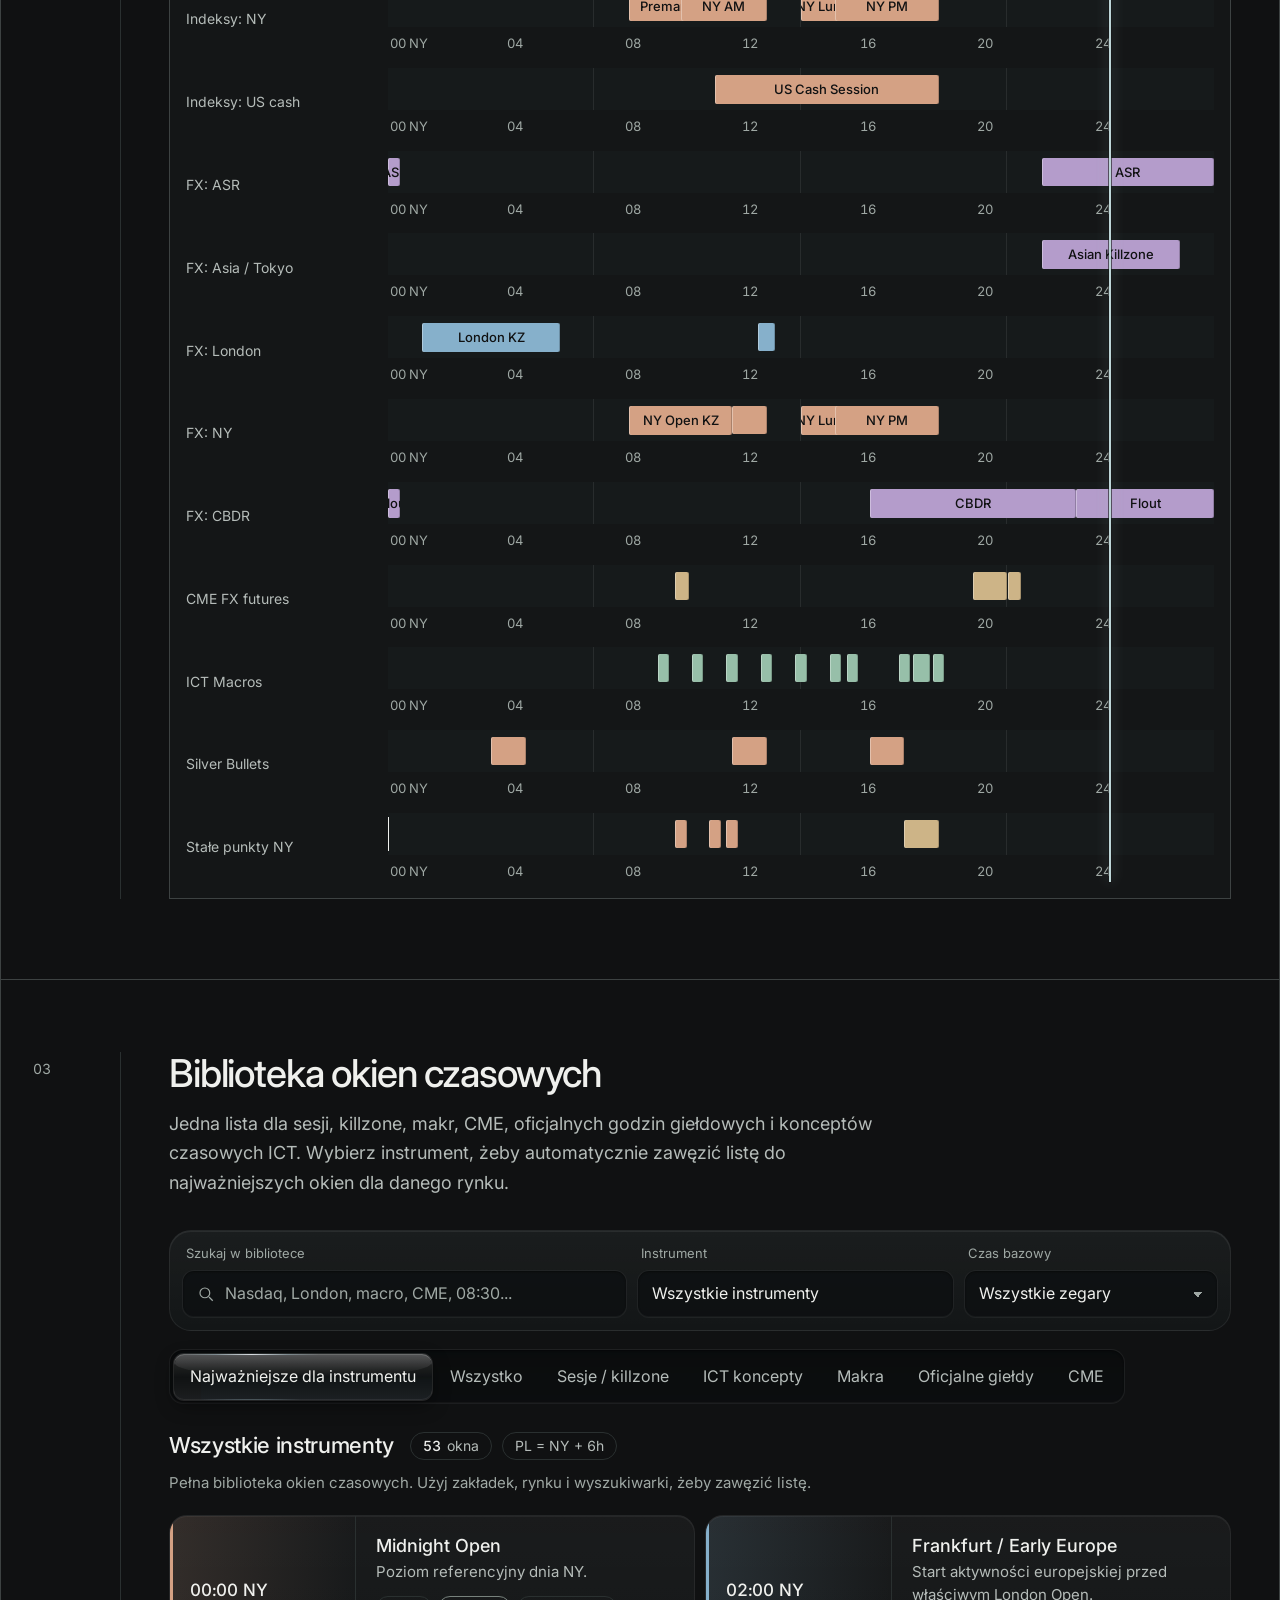
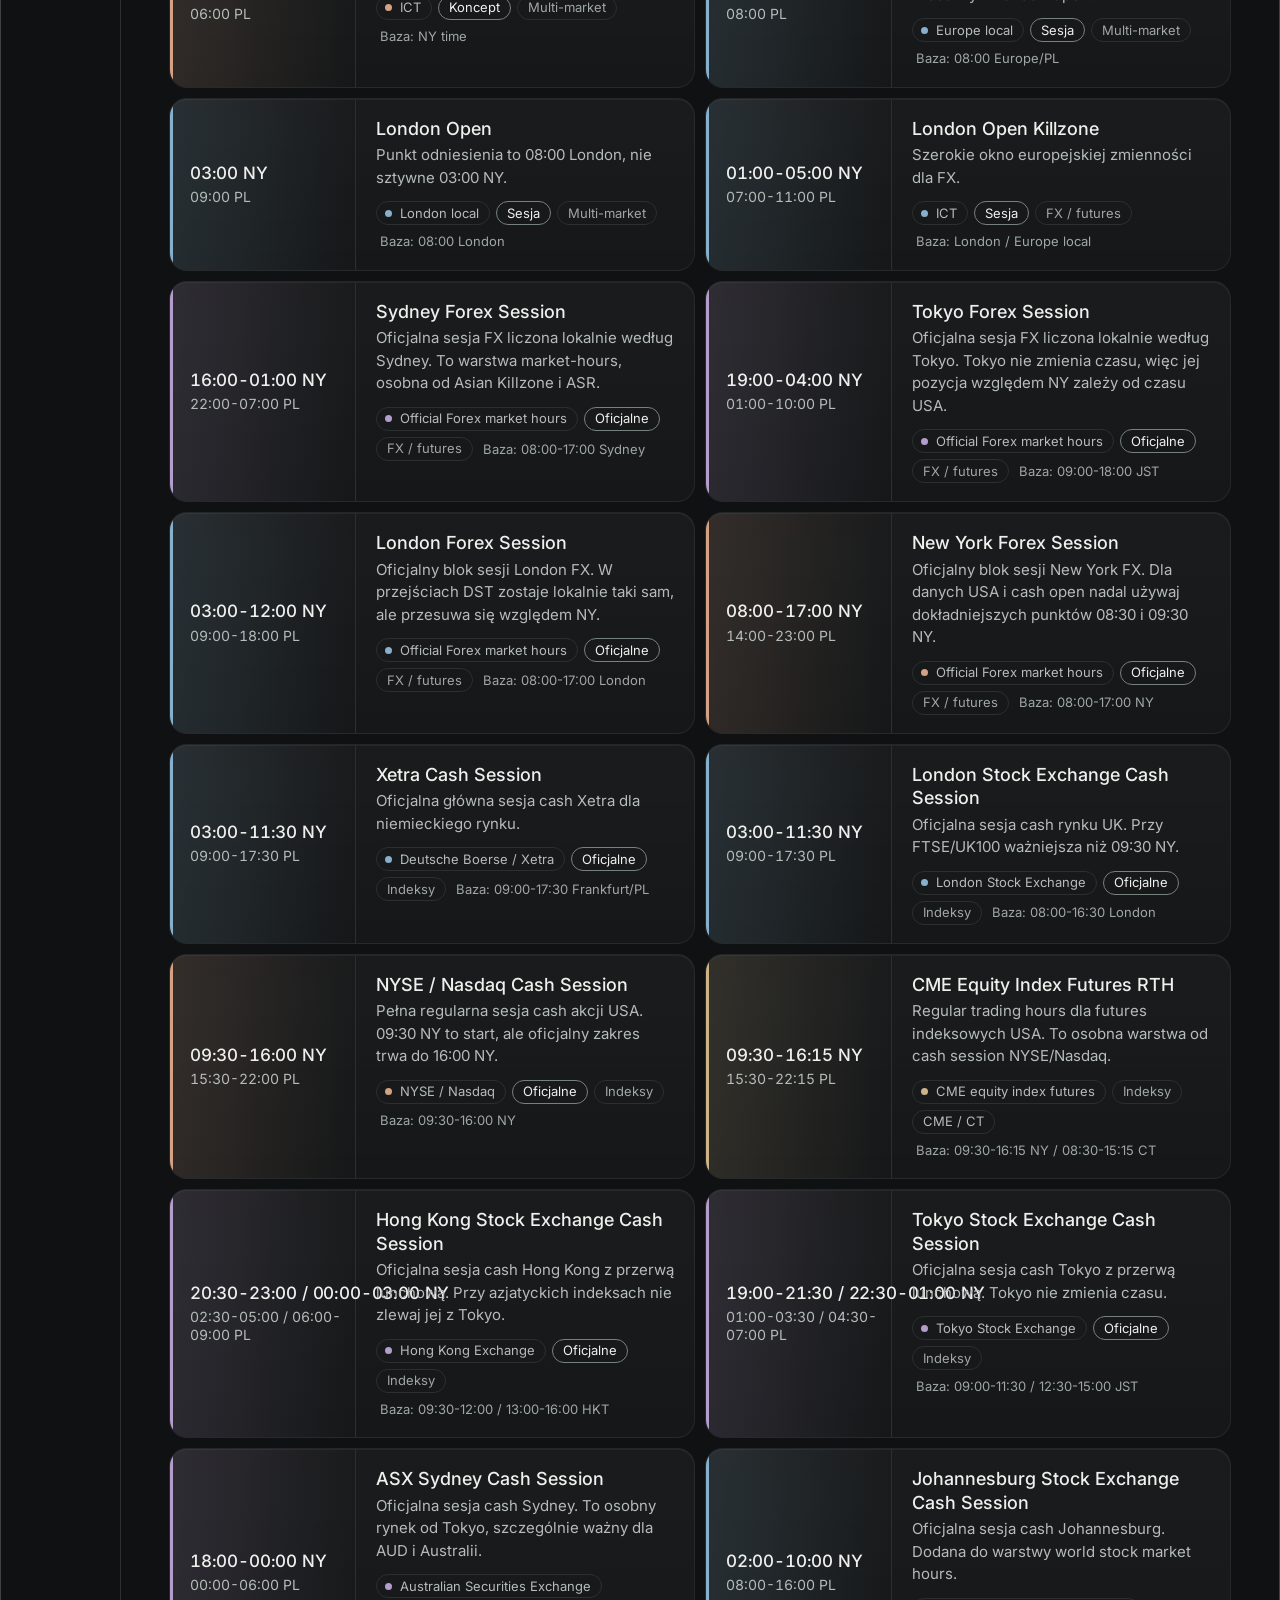
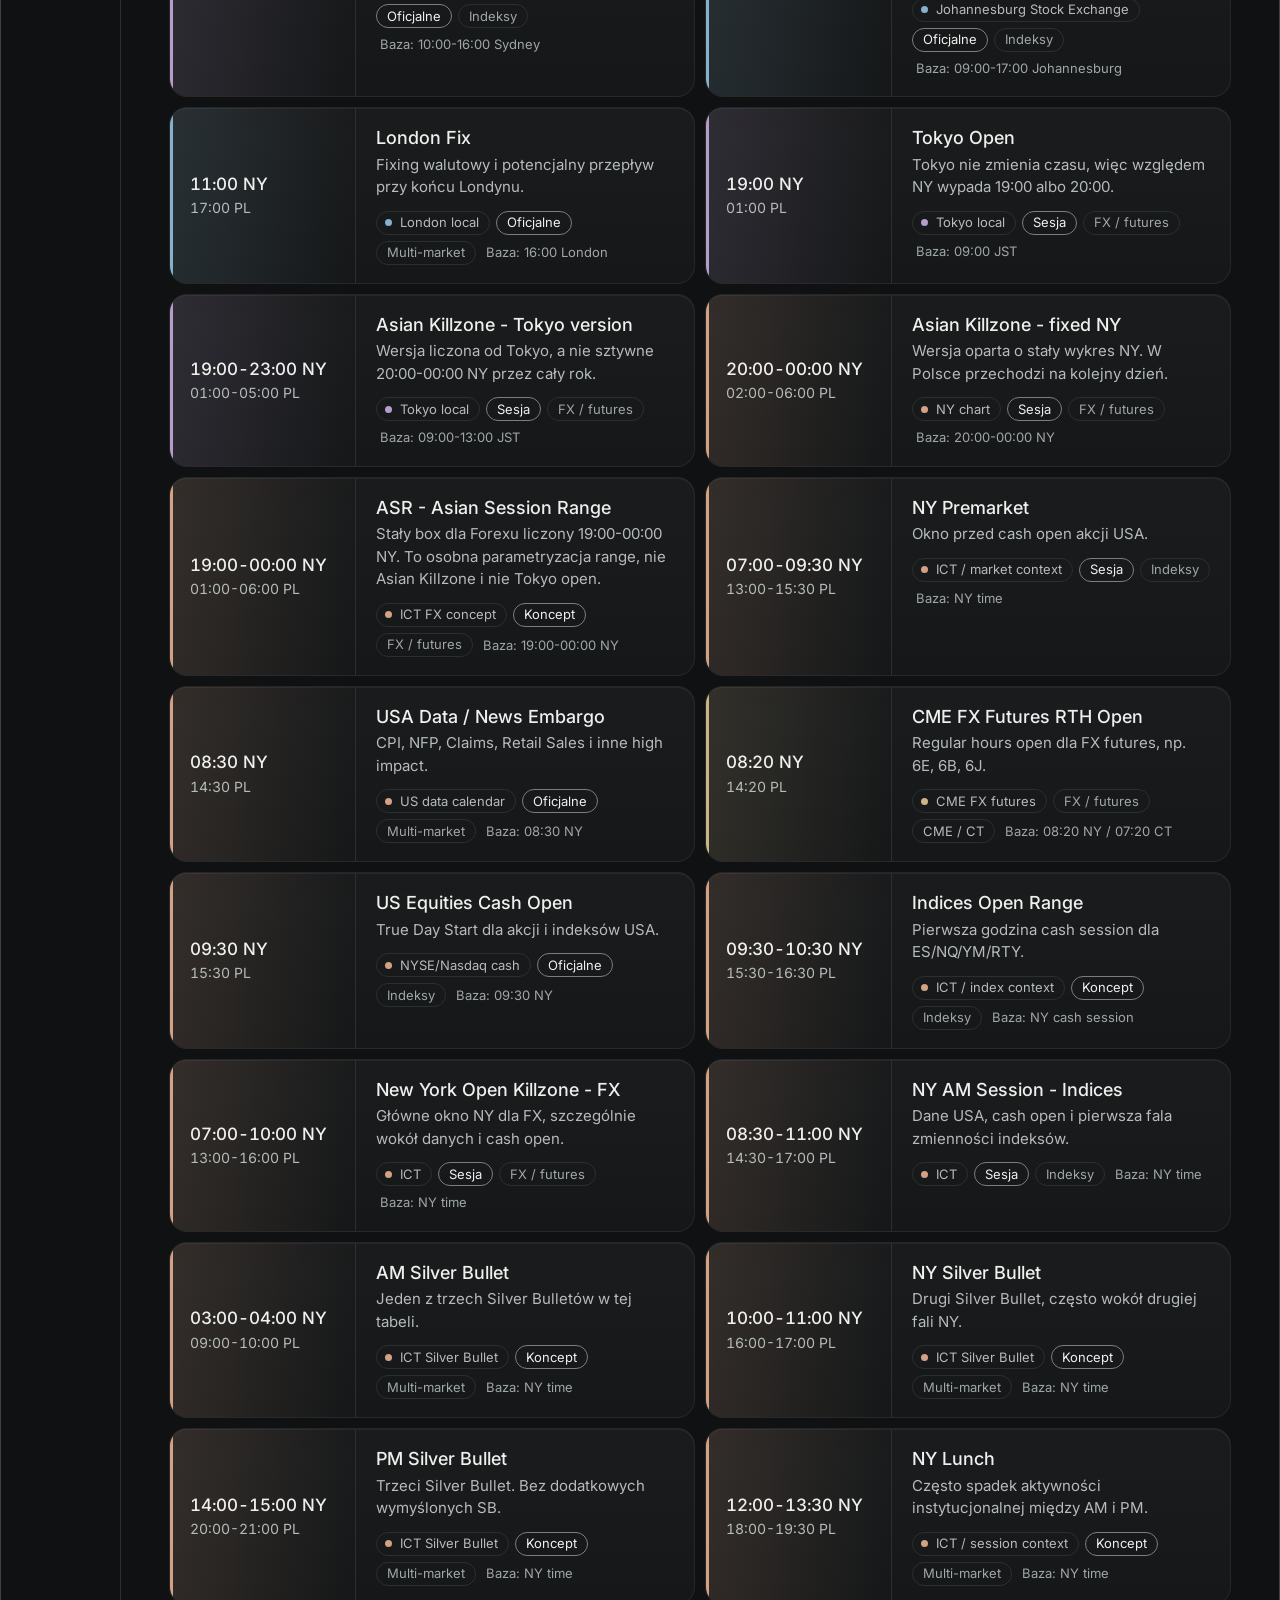
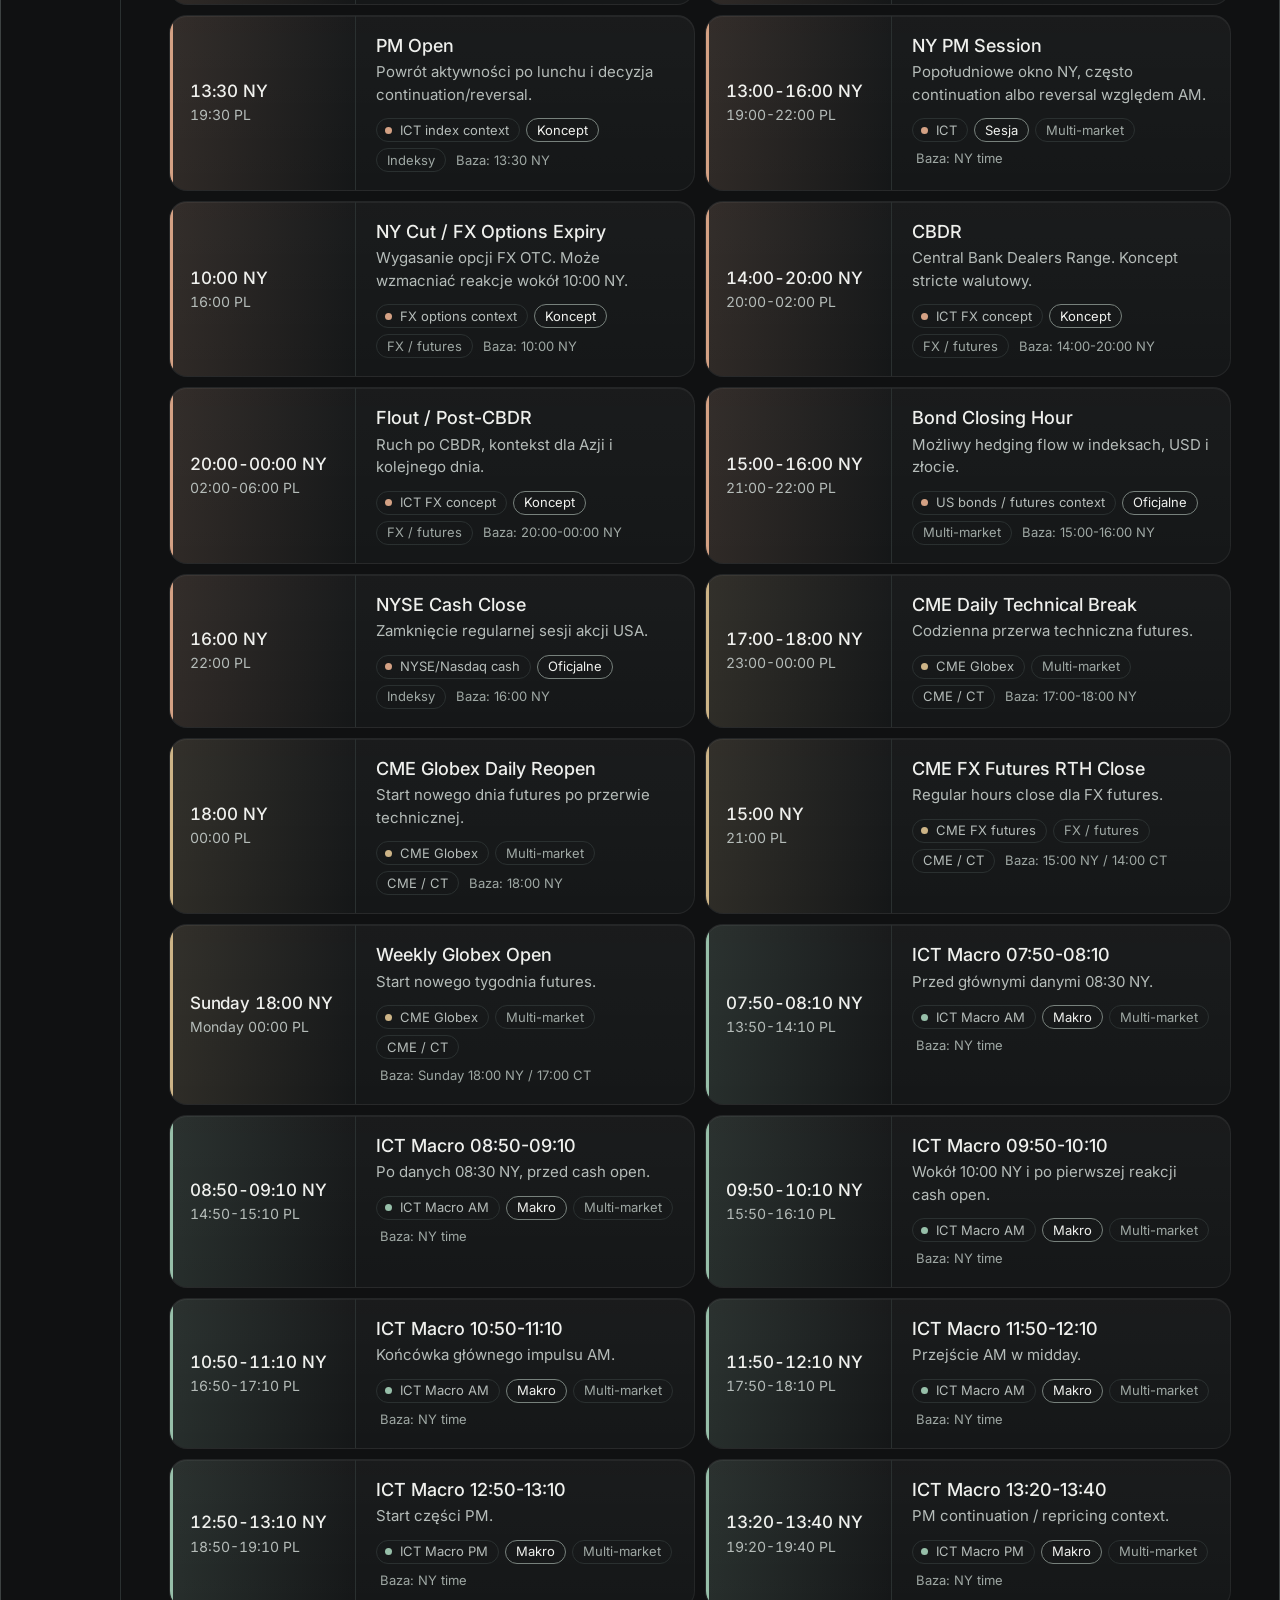
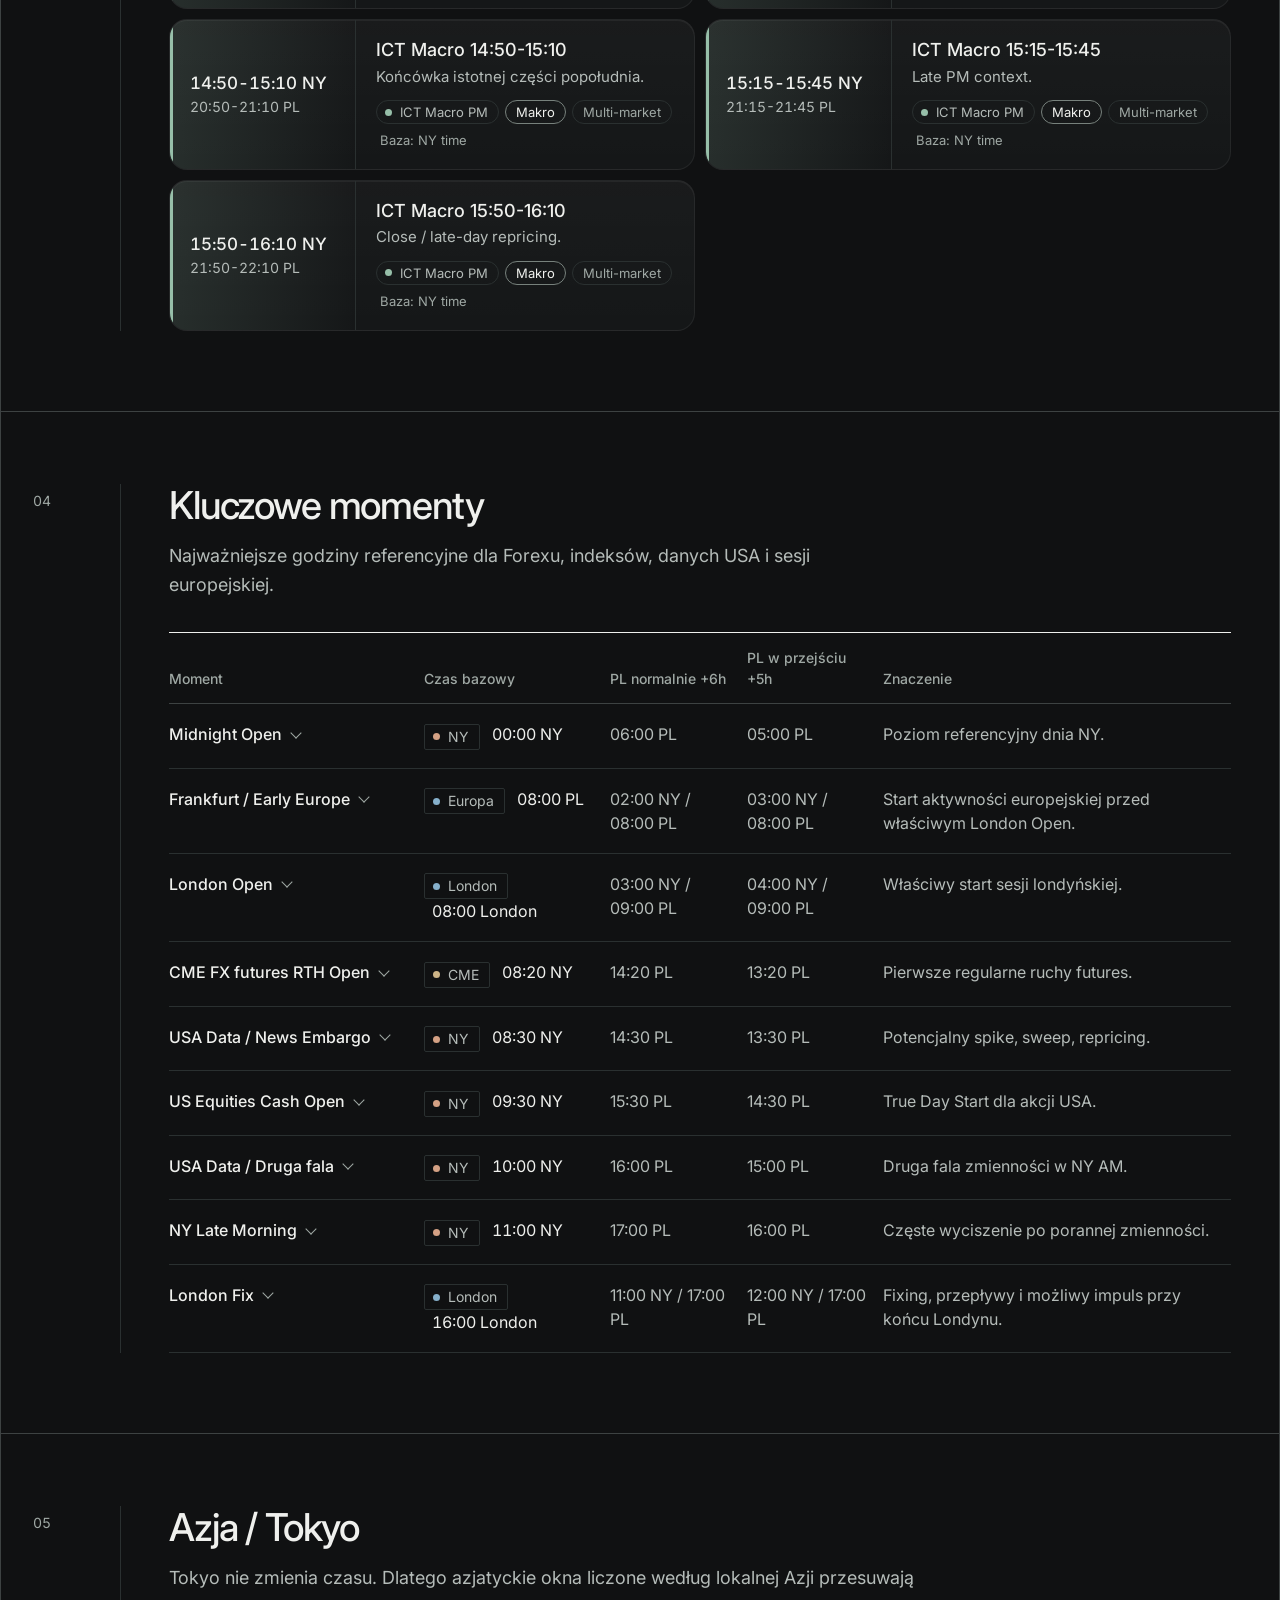
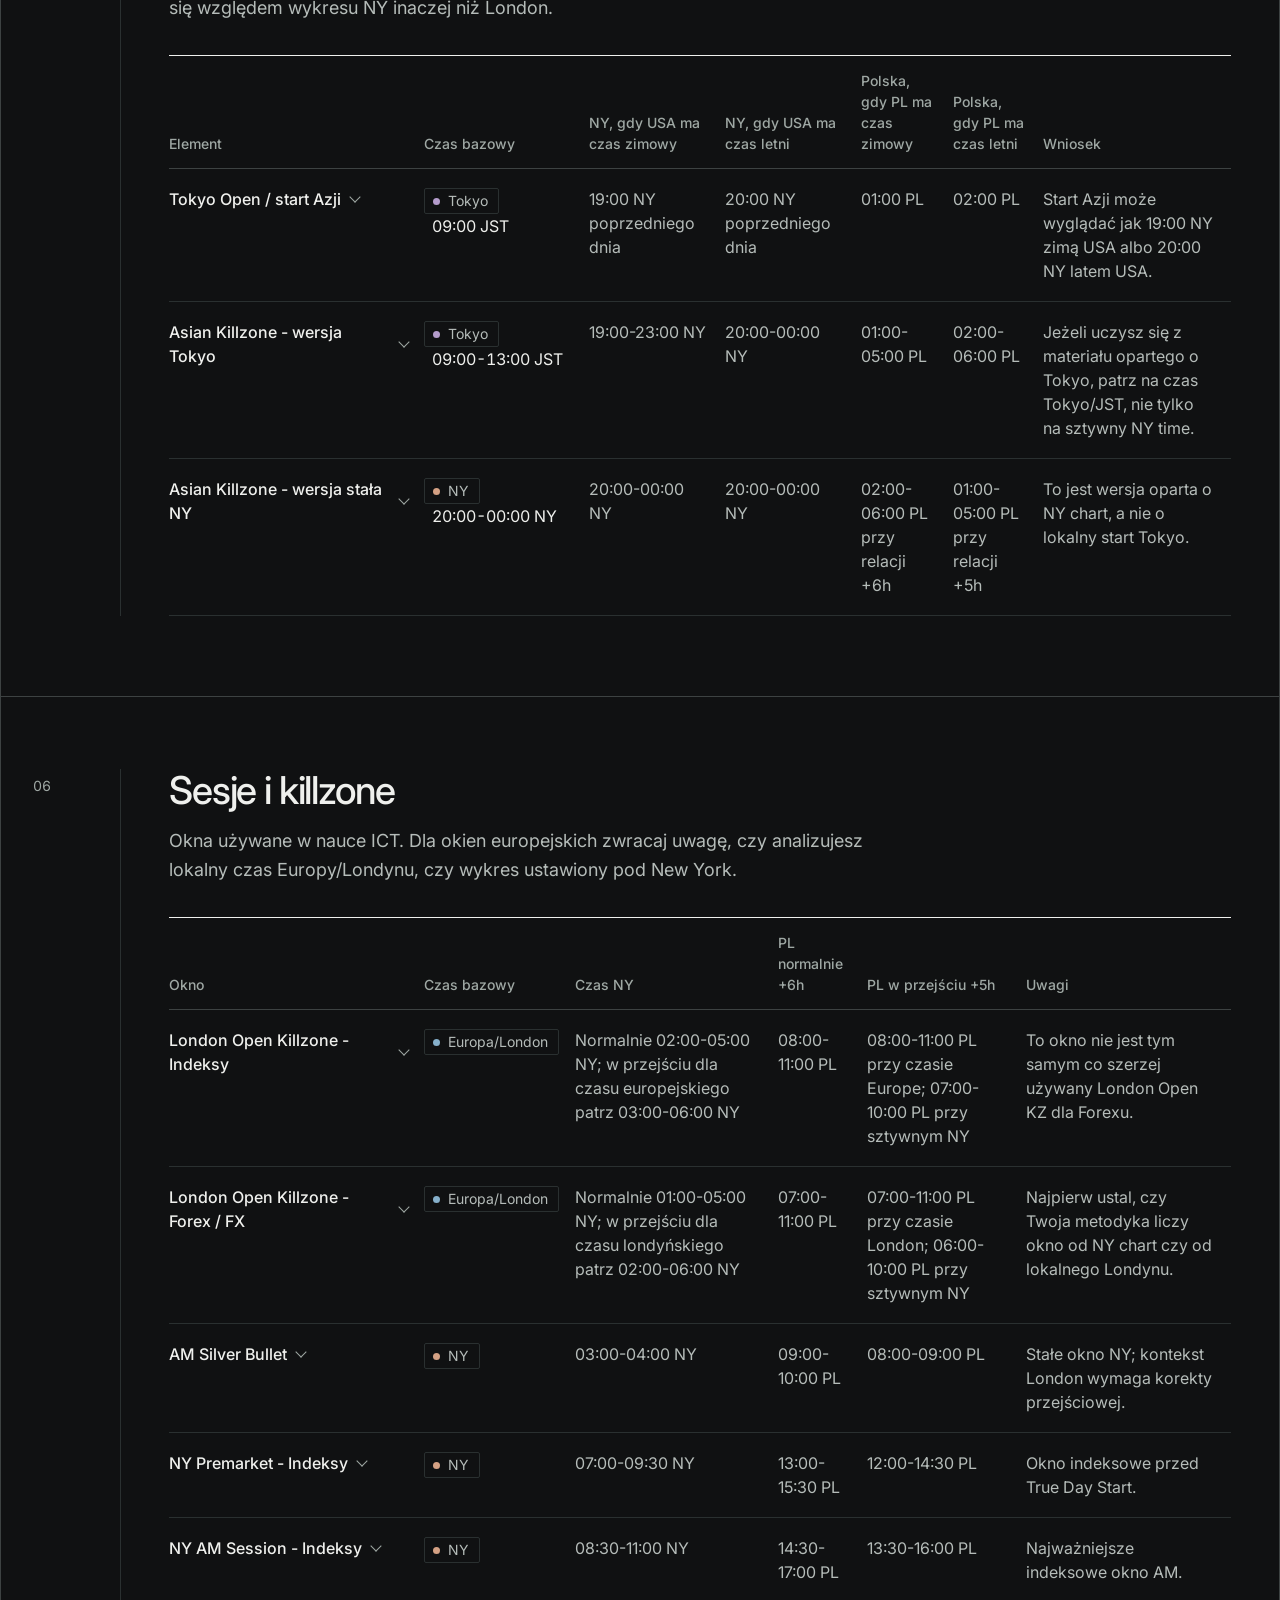
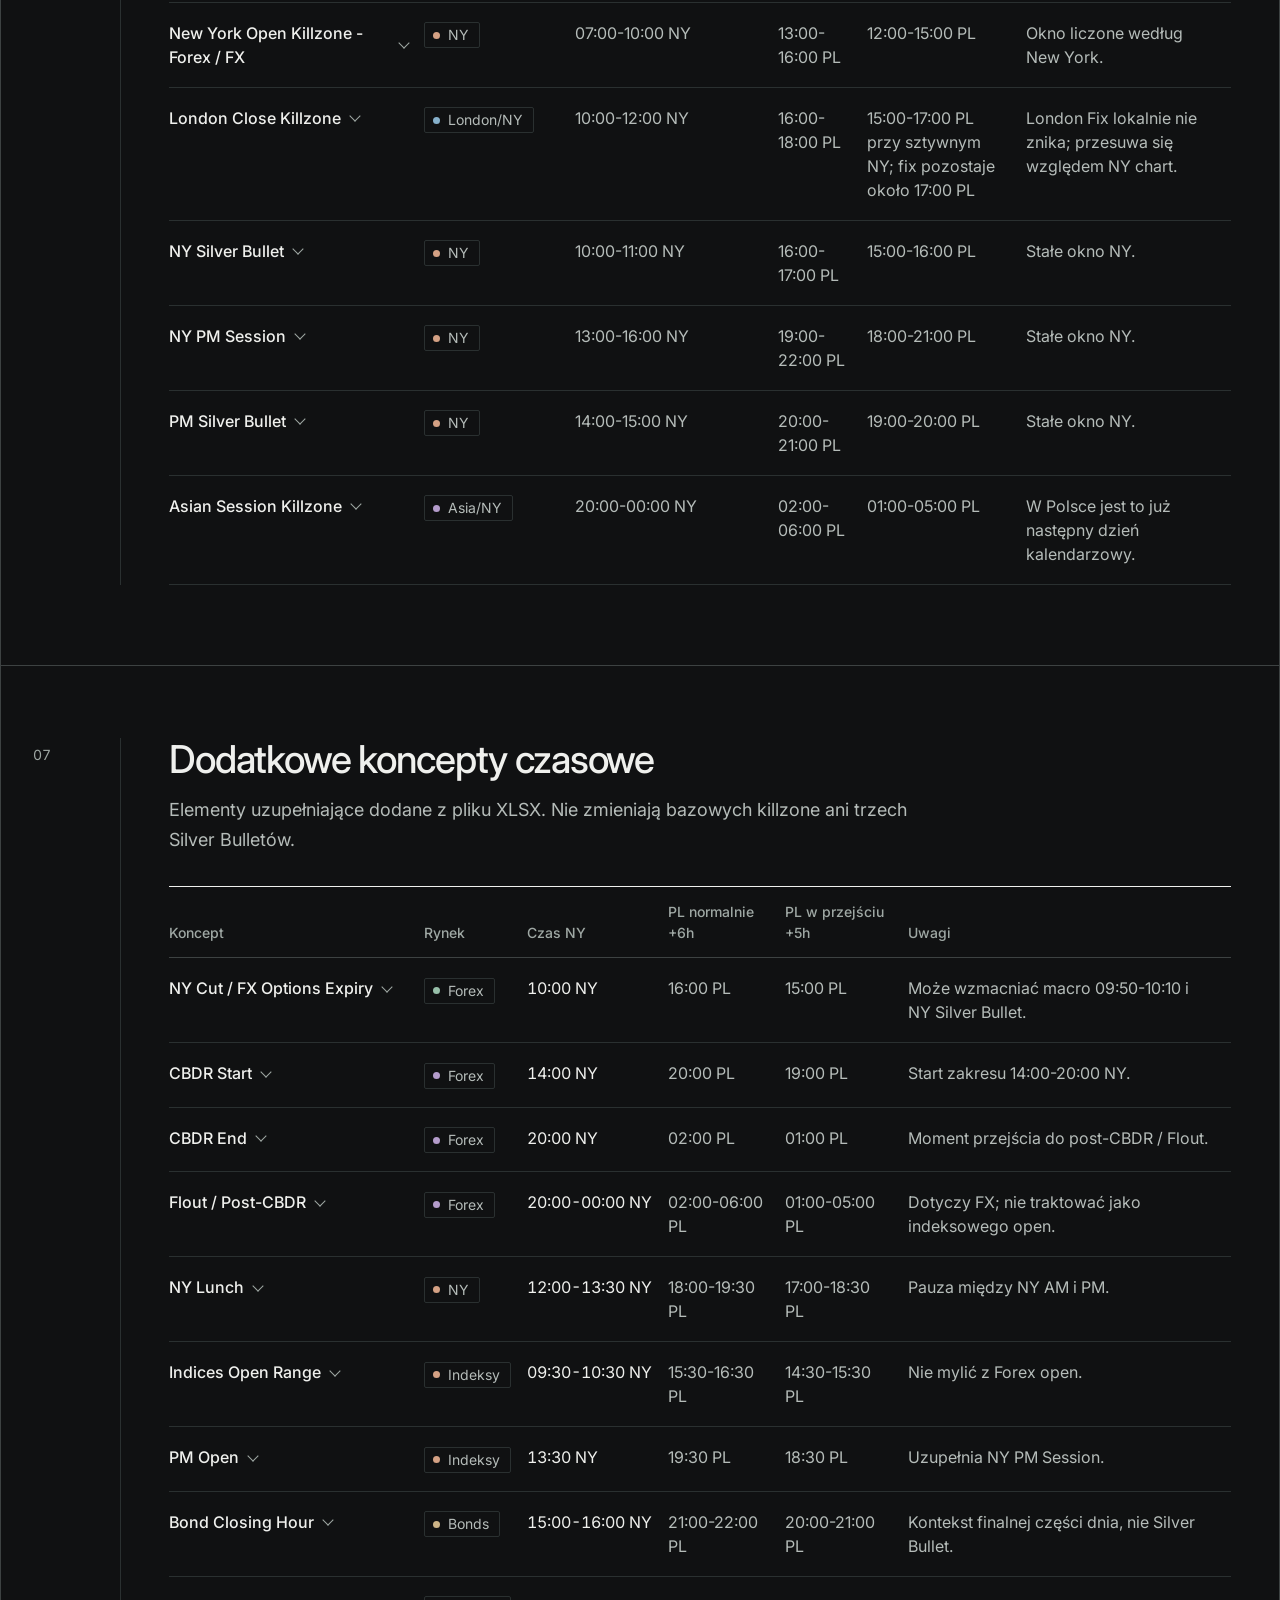
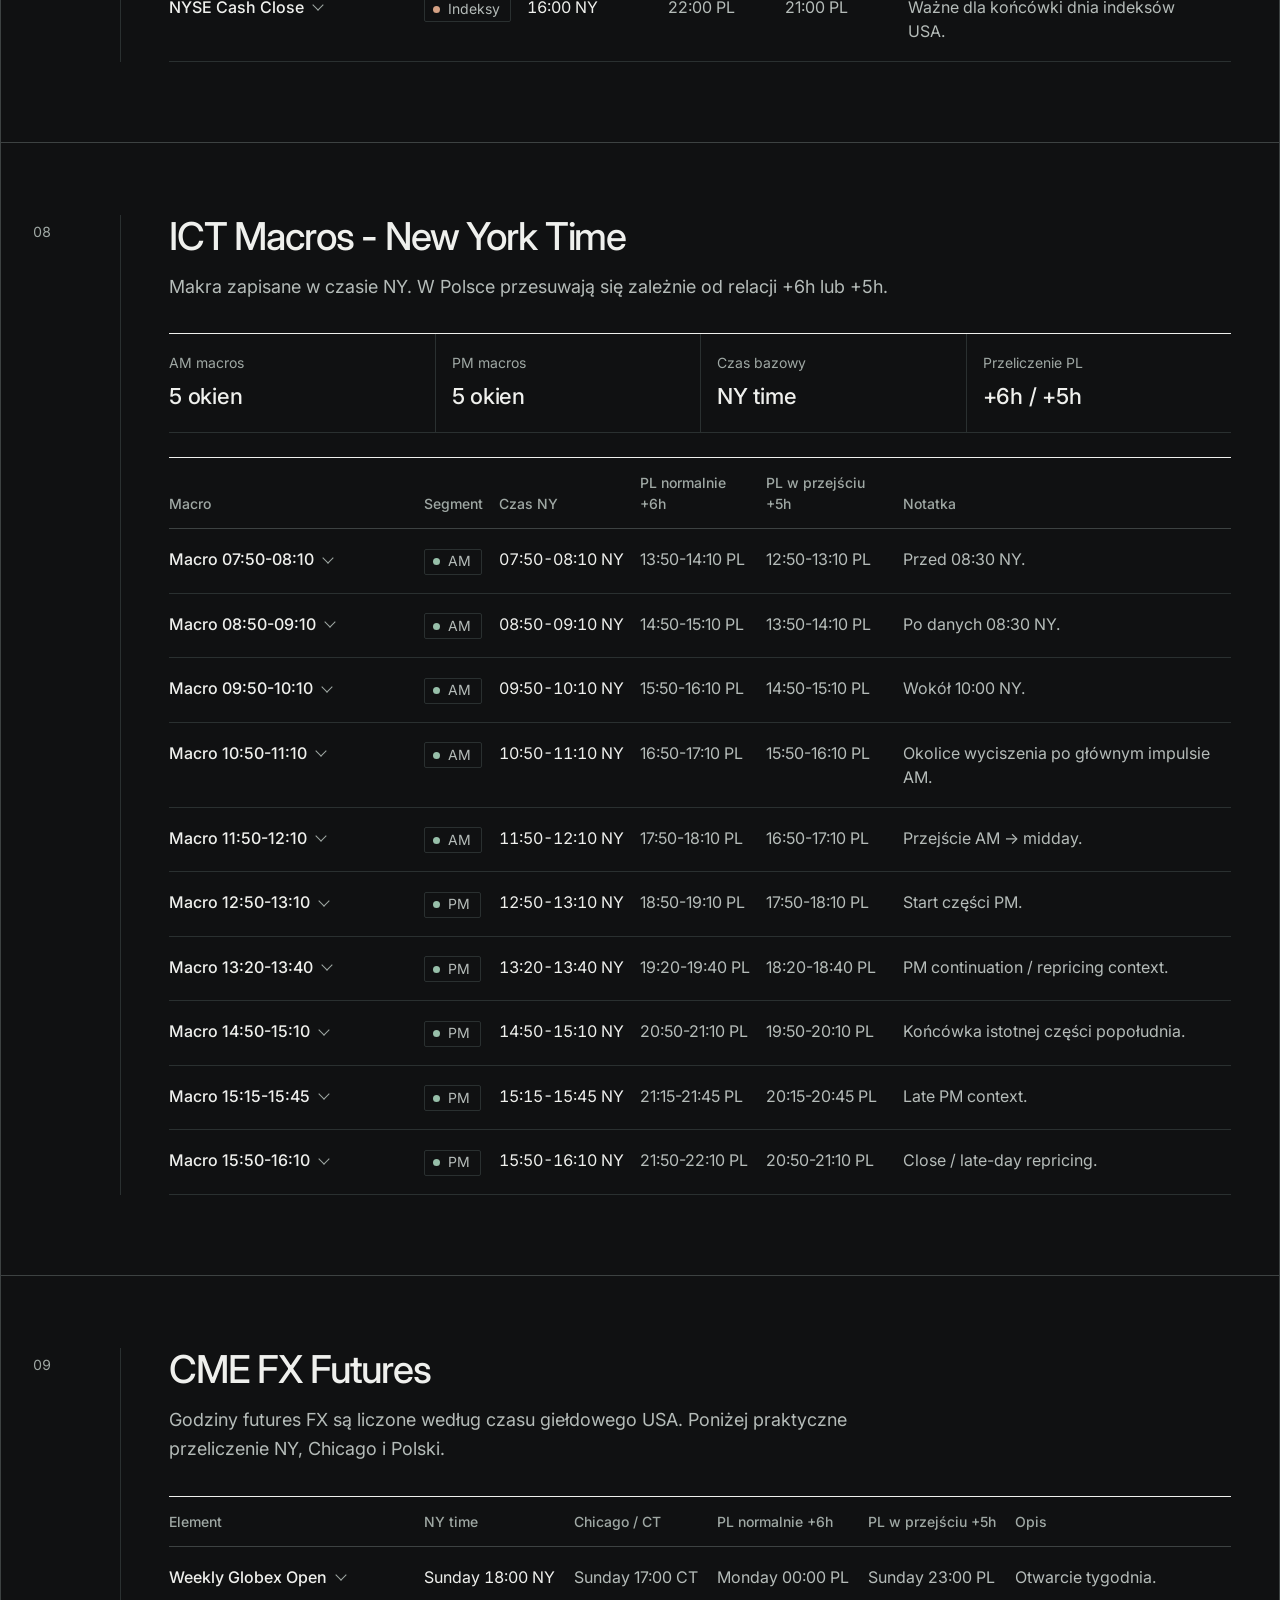
<file: sessions.html>
<!doctype html>
<html lang="pl" data-theme="dark" data-hand="right">
<head>
<meta charset="utf-8"><meta name="viewport" content="width=device-width, initial-scale=1">
<meta name="author" content="XPREAY">
<meta property="og:locale" content="pl_PL">
<title>Sesje handlowe / SMC - XPREAY</title>
<meta name="description" content="Interaktywna mapa sesji handlowych, oficjalnych godzin rynku, killzone, makr ICT, CME FX futures oraz relacji czasu NY, Polska, London i Tokyo." />
<meta name="robots" content="index, follow" />
<link rel="canonical" href="https://xpreay.com/sessions.html" />
<link rel="icon" href="assets/favicon-32x32.png" sizes="32x32" type="image/png" />
<link rel="icon" href="assets/favicon-192x192.png" sizes="192x192" type="image/png" />
<link rel="apple-touch-icon" href="assets/apple-touch-icon.png" />
<meta property="og:type" content="website" />
<meta property="og:site_name" content="XPREAY Trading" />
<meta property="og:title" content="Sesje handlowe / SMC - XPREAY" />
<meta property="og:description" content="Mapa czasu dla traderów: sesje handlowe, oficjalne godziny rynku, killzone, makra ICT, CME FX futures i zmiana czasu." />
<meta property="og:url" content="https://xpreay.com/sessions.html" />
<meta property="og:image" content="https://xpreay.com/assets/favicon-192x192.png" />
<meta name="twitter:card" content="summary" />
<meta name="twitter:title" content="Sesje handlowe / SMC - XPREAY" />
<meta name="twitter:description" content="Interaktywna mapa sesji, makr, CME i relacji czasu NY / Polska / London / Tokyo." /><meta name="theme-color" content="#101112">


<link rel="stylesheet" href="styles.css?v=86c7d6d"><link rel="stylesheet" href="reactive-glass.css"><link rel="stylesheet" href="desktop-menu.css"><link rel="stylesheet" href="sessions.css"><link rel="stylesheet" href="segmented-glass.css"><link rel="stylesheet" href="capsule-button.css">
<link rel="stylesheet" href="legal.css"><link rel="stylesheet" href="light-pages.css"></head>
<body>
<a class="skip" href="#time-library">Przejdź do biblioteki</a>
<svg class="svg-library" aria-hidden="true"><symbol id="arrow" viewBox="0 0 24 24"><path d="M6 18 18 6M6 6h12v12"/></symbol><symbol id="sun" viewBox="0 0 24 24"><circle cx="12" cy="12" r="4"/><path d="M12 2v2m0 16v2M2 12h2m16 0h2M5 5l1.5 1.5m11 11L19 19M5 19l1.5-1.5m11-11L19 5"/></symbol></svg>
<div class="frame">
<a class="partner-strip" href="https://www.tickmill.com/eu/pl" target="_blank" rel="noopener noreferrer" aria-label="Współpraca reklamowa: Tickmill, otwórz stronę partnera w nowej karcie"><span>Współpraca reklamowa</span><img src="assets/tickmill.png" alt="Tickmill" width="115" height="23"></a>
<header class="site-header"><a class="brand" href="index.html" aria-label="XPREAY, strona główna"><img src="logo.png" alt="XPREAY logo" width="60" height="38"></a><nav class="desktop-nav" aria-label="Główna"><a href="index.html#about">O mnie</a><a href="index.html#education">Edukacja</a><a href="index.html#tools">Narzędzia</a><a href="sessions.html" aria-current="page">Sesje handlowe</a><a href="risk-lab.html">Risk Lab</a><a href="index.html#contact">Kontakt</a></nav><button class="theme-toggle" type="button" aria-label="Włącz jasny motyw"><svg><use href="#sun"/></svg><span>Jasny motyw</span></button></header>
<main>
<section class="sess-hero" aria-labelledby="sess-title">
<canvas class="sess-globe" id="globeCanvas" aria-hidden="true"></canvas>
<div class="sess-hero-copy">
<ul class="sess-meta"><li>Aplikacja</li><li>Czas</li><li>Powered by ICT Concepts</li></ul>
<h1 id="sess-title">Sesje handlowe</h1>
<p class="lede">Uniwersalne narzędzie do śledzenia najważniejszych sesji handlowych w połączeniu z konceptami SMC.</p>
<p class="quote">Wystaw się na największe prawdopodobieństwo aktywności smart money.</p>
<div class="sess-actions"><a class="glass-button on-dark" href="#time-library"><span class="glass-rim" aria-hidden="true"></span><span class="glass-face" aria-hidden="true"></span><span class="button-label">Przejdź do biblioteki</span><span class="button-arrow"><svg aria-hidden="true"><use href="#arrow"/></svg></span></a><a class="sess-secondary" href="#session-axis">Zobacz oś sesji <svg aria-hidden="true"><use href="#arrow"/></svg></a></div>
</div>
<p class="sess-hint" aria-hidden="true">Przeciągnij, żeby obrócić</p>
</section>
<section class="sess-brief" aria-labelledby="brief-title">
<div class="sess-brief-head"><h2 id="brief-title">Ściąga na dziś</h2><strong class="relation" id="briefRelation">PL = NY + 6h</strong><span class="status" id="briefStatus">Obecnie</span></div>
<div class="sess-cells">
<div class="sess-cell"><span>New York</span><strong id="briefNyUtc">UTC-4</strong></div>
<div class="sess-cell"><span>Polska</span><strong id="briefPlUtc">UTC+2</strong></div>
<div class="sess-cell"><span>London</span><strong id="briefLondonUtc">UTC+1</strong></div>
<div class="sess-cell"><span>Tokyo</span><strong id="briefTokyoUtc">UTC+9</strong></div>
<div class="sess-cell wide is-now"><span>Teraz SMC / ICT</span><strong id="briefSmcNow">Sprawdzam…</strong></div>
<div class="sess-cell wide is-now"><span>Teraz oficjalnie</span><strong id="briefOfficialNow">Sprawdzam…</strong></div>
<div class="sess-cell"><span>London open, 08:00 London</span><strong id="briefLondonOpen">03:00 NY / 09:00 PL</strong></div>
<div class="sess-cell"><span>Tokyo open, 09:00 JST</span><strong id="briefTokyoOpen">20:00 NY / 02:00 PL</strong></div>
<div class="sess-cell"><span>Dane USA</span><strong id="briefNyData">08:30 NY / 14:30 PL</strong></div>
<div class="sess-cell"><span>US cash open</span><strong id="briefCashOpen">09:30 NY / 15:30 PL</strong></div>
</div>
</section>
<nav class="page-index" aria-label="Na tej stronie"><a href="#dst-calendar"><span>01</span>Zmiana czasu</a><a href="#session-axis"><span>02</span>Oś sesji</a><a href="#time-library"><span>03</span>Biblioteka</a><a href="#key-moments"><span>04</span>Kluczowe momenty</a><a href="#asia-tokyo"><span>05</span>Azja / Tokyo</a><a href="#sessions"><span>06</span>Sesje i killzone</a><a href="#advanced-concepts"><span>07</span>Koncepty</a><a href="#macros"><span>08</span>Makra ICT</a><a href="#cme"><span>09</span>CME FX Futures</a><a href="#instrument-library"><span>10</span>Instrumenty</a></nav>
<div class="sess-body">
<section id="dst-calendar" data-section="moments">
      <div class="section-title">
        <div>
          <h2>Kalendarz zmiany czasu</h2>
          <p>Daty pokazują, kiedy w wybranym roku zmienia się relacja NY ↔ Polska/London. Zimowy układ przechodzi przez granicę roku, więc przy nim pokazujemy pełny zakres od zmiany czasu w USA do kolejnej zmiany w marcu.</p>
          <div class="year-tools" aria-label="Wybór roku kalendarza zmiany czasu">
            <label class="control-label" for="dstYear">Rok</label>
            <select class="year-select" id="dstYear"></select>
          </div>
        </div>
      </div>
      <div class="timeline" id="dstTimeline"></div>
    </section>

    <section id="session-axis" data-section="moments">
      <div class="section-title">
        <div>
          <h2>Interaktywna oś sesji w ciągu dnia</h2>
          <p>Oś pokazuje rozkład okien na 24-godzinnym wykresie NY. Zmienia się według rynku oraz wybranej daty, więc London i Tokyo przesuwają się tam, gdzie faktycznie powinny.</p>
        </div>
      </div>
      <div class="axis-controls" aria-label="Ustawienia osi czasu">
        <div class="axis-control-group">
          <span class="control-label">Widok osi</span>
          <div class="pill-group" data-filter-group="axis-mode">
            <button class="pill" type="button" data-axis-mode="smc" aria-pressed="true">SMC / ICT</button>
            <button class="pill" type="button" data-axis-mode="official" aria-pressed="false">Oficjalne sesje</button>
          </div>
        </div>
        <div class="axis-control-group">
          <span class="control-label">Rynek na osi</span>
        <div class="pill-group" data-filter-group="axis-market">
          <button class="pill" type="button" data-axis-market="all" aria-pressed="true">Wszystko</button>
          <button class="pill" type="button" data-axis-market="indices" aria-pressed="false">Indeksy</button>
          <button class="pill" type="button" data-axis-market="futures" aria-pressed="false">Forex / FX futures</button>
        </div>
        </div>
        <div class="axis-control-group">
          <span class="control-label">Strefa osi</span>
          <select class="axis-zone-select" id="axisZone" aria-label="Wybierz strefę czasową osi">
            <option value="ny">New York / NY</option>
            <option value="pl">Polska / Warsaw</option>
            <option value="london">London</option>
            <option value="tokyo">Tokyo / JST</option>
            <option value="utc">UTC</option>
          </select>
        </div>
        <p class="market-note">Oś rysuje wszystkie bloki w wybranej strefie czasowej. NY zostaje punktem odniesienia w szczegółach, a oficjalne sesje są liczone z lokalnych stref: Sydney, Tokyo, London, Frankfurt i New York. Biblioteka instrumentów poniżej działa osobno.</p>
      </div>
      <div class="axis-details" id="axisDetails" aria-hidden="true">
        <span class="control-label">Szczegóły osi</span>
        <h3>Najedź na element osi</h3>
        <p>Tu pojawi się pełna nazwa, rozwinięcie skrótu oraz opis wybranego okna.</p>
      </div>
      <div class="axis-status" id="axisStatus" aria-label="Aktualna parametryzacja osi"></div>
      <div class="official-maps" id="officialSessionMaps" aria-live="polite"></div>
      <div class="time-axis" id="timeAxis"></div>
    </section>

    <section id="time-library" data-section="moments">
      <div class="section-title">
        <div>
          <h2>Biblioteka okien czasowych</h2>
          <p>Jedna lista dla sesji, killzone, makr, CME, oficjalnych godzin giełdowych i konceptów czasowych ICT. Wybierz instrument, żeby automatycznie zawęzić listę do najważniejszych okien dla danego rynku.</p>
        </div>
      </div>
      <div class="library-shell">
        <div class="library-tools">
          <div class="combo-field">
            <span class="control-label">Instrument</span>
            <div class="combo">
              <input class="field-input" id="libraryInstrumentSearch" type="search" autocomplete="off" placeholder="Wpisz np. Nasdaq, NQ, EURUSD, DAX, gold..." aria-label="Wybierz instrument" aria-controls="libraryInstrumentSuggestions" aria-expanded="false" />
              <div class="combo-list" id="libraryInstrumentSuggestions" role="listbox"></div>
            </div>
            <select class="sr-only" id="libraryInstrument" aria-label="Wybierz instrument"></select>
          </div>
          <div>
            <span class="control-label">Czas bazowy</span>
            <select id="libraryClock" aria-label="Filtr czasu bazowego">
              <option value="all">Wszystkie zegary</option>
              <option value="ny">NY time</option>
              <option value="europe">Europe / London</option>
              <option value="tokyo">Tokyo / Asia</option>
              <option value="cme">CME / exchange</option>
            </select>
          </div>
          <div>
            <span class="control-label">Szukaj w bibliotece</span>
            <input class="field-input" id="search" type="search" placeholder="Nasdaq, London, macro, CME, 08:30..." />
          </div>
        </div>
        <div class="library-tabs" id="libraryTabs" aria-label="Typ okna">
          <button class="pill" type="button" data-library-tab="recommended" aria-pressed="true">Najważniejsze dla instrumentu</button>
          <button class="pill" type="button" data-library-tab="all" aria-pressed="false">Wszystko</button>
          <button class="pill" type="button" data-library-tab="sessions" aria-pressed="false">Sesje / killzone</button>
          <button class="pill" type="button" data-library-tab="ict" aria-pressed="false">ICT koncepty</button>
          <button class="pill" type="button" data-library-tab="macros" aria-pressed="false">Makra</button>
          <button class="pill" type="button" data-library-tab="official" aria-pressed="false">Oficjalne giełdy</button>
          <button class="pill" type="button" data-library-tab="cme" aria-pressed="false">CME</button>
        </div>
        <div class="library-summary" id="librarySummary"></div>
        <div class="window-list" id="timeLibraryResults"></div>
      </div>
    </section>

    <section id="key-moments" data-section="moments">
      <div class="section-title">
        <div>
          <h2>Kluczowe momenty</h2>
          <p>Najważniejsze godziny referencyjne dla Forexu, indeksów, danych USA i sesji europejskiej.</p>
        </div>
      </div>
      <div class="table-wrap">
        <table>
          <thead>
            <tr>
              <th>Moment</th>
              <th>Czas bazowy</th>
              <th data-period-column="normal">PL normalnie +6h</th>
              <th data-period-column="transition">PL w przejściu +5h</th>
              <th>Znaczenie</th>
            </tr>
          </thead>
          <tbody>
            <tr data-market="all" data-search="midnight open 00:00 ny poziom referencyjny" data-kind="ny">
              <td><button class="row-button" type="button">Midnight Open</button><div class="detail">Często używany jako punkt odniesienia dla biasu, poziomów dziennych i reakcji ceny po starcie dnia NY.</div></td>
              <td><span class="tag ny">NY</span> <span class="time">00:00 NY</span></td>
              <td data-period-cell="normal">06:00 PL</td>
              <td data-period-cell="transition">05:00 PL</td>
              <td>Poziom referencyjny dnia NY.</td>
            </tr>
            <tr data-market="all" data-search="frankfurt early europe 08:00 pl 02:00 03:00 ny" data-kind="eu">
              <td><button class="row-button" type="button">Frankfurt / Early Europe</button><div class="detail">W okresie przejściowym nie szukaj tego okna sztywno o 02:00 NY, bo europejski poranek wypada wtedy o 03:00 NY.</div></td>
              <td><span class="tag eu">Europa</span> <span class="time">08:00 PL</span></td>
              <td data-period-cell="normal">02:00 NY / 08:00 PL</td>
              <td data-period-cell="transition">03:00 NY / 08:00 PL</td>
              <td>Start aktywności europejskiej przed właściwym London Open.</td>
            </tr>
            <tr data-market="all" data-search="london open 08:00 london 03:00 04:00 ny 09:00 pl" data-kind="eu">
              <td><button class="row-button" type="button">London Open</button><div class="detail">Najważniejsza zasada: London Open liczymy od 08:00 London, a nie od stałej godziny na NY chart.</div></td>
              <td><span class="tag eu">London</span> <span class="time">08:00 London</span></td>
              <td data-period-cell="normal">03:00 NY / 09:00 PL</td>
              <td data-period-cell="transition">04:00 NY / 09:00 PL</td>
              <td>Właściwy start sesji londyńskiej.</td>
            </tr>
            <tr data-market="futures" data-search="cme fx futures rth open 08:20 ny" data-kind="cme">
              <td><button class="row-button" type="button">CME FX futures RTH Open</button><div class="detail">Klasyczny regular hours open dla FX futures, często obserwowany przy 6E, 6B, 6J, 6A, 6C, 6S.</div></td>
              <td><span class="tag cme">CME</span> <span class="time">08:20 NY</span></td>
              <td data-period-cell="normal">14:20 PL</td>
              <td data-period-cell="transition">13:20 PL</td>
              <td>Pierwsze regularne ruchy futures.</td>
            </tr>
            <tr data-market="all" data-search="news embargo lift usa data cpi nfp claims retail sales 08:30 ny" data-kind="ny">
              <td><button class="row-button" type="button">USA Data / News Embargo</button><div class="detail">Typowa godzina publikacji najważniejszych danych: CPI, NFP, Claims, Retail Sales i podobne wydarzenia high impact.</div></td>
              <td><span class="tag ny">NY</span> <span class="time">08:30 NY</span></td>
              <td data-period-cell="normal">14:30 PL</td>
              <td data-period-cell="transition">13:30 PL</td>
              <td>Potencjalny spike, sweep, repricing.</td>
            </tr>
            <tr data-market="indices" data-search="us equities cash open true day start 09:30 ny" data-kind="ny">
              <td><button class="row-button" type="button">US Equities Cash Open</button><div class="detail">To nie jest Forex open, ale często wpływa na USD flows, DXY, yields, ES/NQ/Dow, VIX oraz risk-on/risk-off.</div></td>
              <td><span class="tag ny">NY</span> <span class="time">09:30 NY</span></td>
              <td data-period-cell="normal">15:30 PL</td>
              <td data-period-cell="transition">14:30 PL</td>
              <td>True Day Start dla akcji USA.</td>
            </tr>
            <tr data-market="all" data-search="usa data second wave 10:00 ny" data-kind="ny">
              <td><button class="row-button" type="button">USA Data / Druga fala</button><div class="detail">Częsta godzina kolejnych danych lub kontynuacji/reversalu po pierwszym impulsie z 08:30 i 09:30 NY.</div></td>
              <td><span class="tag ny">NY</span> <span class="time">10:00 NY</span></td>
              <td data-period-cell="normal">16:00 PL</td>
              <td data-period-cell="transition">15:00 PL</td>
              <td>Druga fala zmienności w NY AM.</td>
            </tr>
            <tr data-market="all" data-search="ny slowdown 11:00 ny" data-kind="ny">
              <td><button class="row-button" type="button">NY Late Morning</button><div class="detail">Po głównym impulsie porannym często widać wyciszenie, realizację części ruchu albo przejście w konsolidację.</div></td>
              <td><span class="tag ny">NY</span> <span class="time">11:00 NY</span></td>
              <td data-period-cell="normal">17:00 PL</td>
              <td data-period-cell="transition">16:00 PL</td>
              <td>Częste wyciszenie po porannej zmienności.</td>
            </tr>
            <tr data-market="all" data-search="london fix 16:00 london 17:00 pl 11:00 12:00 ny" data-kind="eu">
              <td><button class="row-button" type="button">London Fix</button><div class="detail">To wydarzenie liczymy według czasu londyńskiego. Lokalnie pozostaje 16:00 London, a w Polsce najczęściej 17:00. Na NY chart w przejściu wypada o godzinę później.</div></td>
              <td><span class="tag eu">London</span> <span class="time">16:00 London</span></td>
              <td data-period-cell="normal">11:00 NY / 17:00 PL</td>
              <td data-period-cell="transition">12:00 NY / 17:00 PL</td>
              <td>Fixing, przepływy i możliwy impuls przy końcu Londynu.</td>
            </tr>
          </tbody>
        </table>
      </div>
    </section>

    <section id="asia-tokyo" data-section="sessions" data-market="futures">
      <div class="section-title">
        <div>
          <h2>Azja / Tokyo</h2>
          <p>Tokyo nie zmienia czasu. Dlatego azjatyckie okna liczone według lokalnej Azji przesuwają się względem wykresu NY inaczej niż London.</p>
        </div>
      </div>
      <div class="table-wrap">
        <table>
          <thead>
            <tr>
              <th>Element</th>
              <th>Czas bazowy</th>
              <th>NY, gdy USA ma czas zimowy</th>
              <th>NY, gdy USA ma czas letni</th>
              <th>Polska, gdy PL ma czas zimowy</th>
              <th>Polska, gdy PL ma czas letni</th>
              <th>Wniosek</th>
            </tr>
          </thead>
          <tbody>
            <tr data-market="futures" data-search="tokyo open asian killzone 09:00 jst 19:00 20:00 ny" data-kind="asia">
              <td><button class="row-button" type="button">Tokyo Open / start Azji</button><div class="detail">Jeżeli punkt odniesienia to Tokyo 09:00 JST, na wykresie NY będzie to 19:00 albo 20:00 zależnie od czasu w USA.</div></td>
              <td><span class="tag asia">Tokyo</span> <span class="time">09:00 JST</span></td>
              <td>19:00 NY poprzedniego dnia</td>
              <td>20:00 NY poprzedniego dnia</td>
              <td>01:00 PL</td>
              <td>02:00 PL</td>
              <td>Start Azji może wyglądać jak 19:00 NY zimą USA albo 20:00 NY latem USA.</td>
            </tr>
            <tr data-market="futures" data-search="asian killzone tokyo local 09:00 13:00 jst 19:00 23:00 20:00 00:00 ny" data-kind="asia">
              <td><button class="row-button" type="button">Asian Killzone - wersja Tokyo</button><div class="detail">Przykład okna liczonego lokalnie od Tokyo 09:00 do 13:00 JST. To nie jest to samo co sztywne 20:00-00:00 NY przez cały rok.</div></td>
              <td><span class="tag asia">Tokyo</span> <span class="time">09:00-13:00 JST</span></td>
              <td>19:00-23:00 NY</td>
              <td>20:00-00:00 NY</td>
              <td>01:00-05:00 PL</td>
              <td>02:00-06:00 PL</td>
              <td>Jeżeli uczysz się z materiału opartego o Tokyo, patrz na czas Tokyo/JST, nie tylko na sztywny NY time.</td>
            </tr>
            <tr data-market="futures" data-search="asian killzone fixed ny 20:00 00:00 ny" data-kind="asia">
              <td><button class="row-button" type="button">Asian Killzone - wersja stała NY</button><div class="detail">Niektóre materiały ICT podają Azję jako stałe okno na wykresie NY. Wtedy nie przesuwasz godziny NY, tylko przeliczasz ją na Polskę.</div></td>
              <td><span class="tag ny">NY</span> <span class="time">20:00-00:00 NY</span></td>
              <td>20:00-00:00 NY</td>
              <td>20:00-00:00 NY</td>
              <td>02:00-06:00 PL przy relacji +6h</td>
              <td>01:00-05:00 PL przy relacji +5h</td>
              <td>To jest wersja oparta o NY chart, a nie o lokalny start Tokyo.</td>
            </tr>
          </tbody>
        </table>
      </div>
    </section>

    <section id="sessions" data-section="sessions">
      <div class="section-title">
        <div>
          <h2>Sesje i killzone</h2>
          <p>Okna używane w nauce ICT. Dla okien europejskich zwracaj uwagę, czy analizujesz lokalny czas Europy/Londynu, czy wykres ustawiony pod New York.</p>
        </div>
      </div>
      <div class="table-wrap">
        <table>
          <thead>
            <tr>
              <th>Okno</th>
              <th>Czas bazowy</th>
              <th>Czas NY</th>
              <th data-period-column="normal">PL normalnie +6h</th>
              <th data-period-column="transition">PL w przejściu +5h</th>
              <th>Uwagi</th>
            </tr>
          </thead>
          <tbody>
            <tr data-market="indices" data-search="london open killzone indeksy indices 02:00 05:00 ny" data-kind="eu">
              <td><button class="row-button" type="button">London Open Killzone - Indeksy</button><div class="detail">Wersja dla indeksów z układu ICT. W okresie przejściowym europejski poranek jest godzinę później na NY chart.</div></td>
              <td><span class="tag eu">Europa/London</span></td>
              <td>Normalnie 02:00-05:00 NY; w przejściu dla czasu europejskiego patrz 03:00-06:00 NY</td>
              <td data-period-cell="normal">08:00-11:00 PL</td>
              <td data-period-cell="transition">08:00-11:00 PL przy czasie Europe; 07:00-10:00 PL przy sztywnym NY</td>
              <td>To okno nie jest tym samym co szerzej używany London Open KZ dla Forexu.</td>
            </tr>
            <tr data-market="futures" data-search="london open killzone forex futures 01:00 05:00 ny" data-kind="eu">
              <td><button class="row-button" type="button">London Open Killzone - Forex / FX</button><div class="detail">Szerokie okno europejskiej zmienności. Gdy używasz wersji opartej o Londyn, korekta przejściowa jest kluczowa.</div></td>
              <td><span class="tag eu">Europa/London</span></td>
              <td>Normalnie 01:00-05:00 NY; w przejściu dla czasu londyńskiego patrz 02:00-06:00 NY</td>
              <td data-period-cell="normal">07:00-11:00 PL</td>
              <td data-period-cell="transition">07:00-11:00 PL przy czasie London; 06:00-10:00 PL przy sztywnym NY</td>
              <td>Najpierw ustal, czy Twoja metodyka liczy okno od NY chart czy od lokalnego Londynu.</td>
            </tr>
            <tr data-market="all" data-search="am silver bullet 03:00 04:00 ny" data-kind="ny">
              <td><button class="row-button" type="button">AM Silver Bullet</button><div class="detail">Jednogodzinne okno poranne. Jeśli interpretujesz je wokół London Open, pamiętaj, że sam London Open w przejściu wypada o 04:00 NY.</div></td>
              <td><span class="tag ny">NY</span></td>
              <td>03:00-04:00 NY</td>
              <td data-period-cell="normal">09:00-10:00 PL</td>
              <td data-period-cell="transition">08:00-09:00 PL</td>
              <td>Stałe okno NY; kontekst London wymaga korekty przejściowej.</td>
            </tr>
            <tr data-market="indices" data-search="ny premarket indeksy indices 07:00 09:30 ny" data-kind="ny">
              <td><button class="row-button" type="button">NY Premarket - Indeksy</button><div class="detail">Okno przed cash open akcji USA. Przy indeksach często prowadzi do setupu pod 09:30 NY.</div></td>
              <td><span class="tag ny">NY</span></td>
              <td>07:00-09:30 NY</td>
              <td data-period-cell="normal">13:00-15:30 PL</td>
              <td data-period-cell="transition">12:00-14:30 PL</td>
              <td>Okno indeksowe przed True Day Start.</td>
            </tr>
            <tr data-market="indices" data-search="ny am session indeksy indices 08:30 11:00 ny" data-kind="ny">
              <td><button class="row-button" type="button">NY AM Session - Indeksy</button><div class="detail">Główne poranne okno indeksów: dane 08:30, cash open 09:30 i często druga fala około 10:00 NY.</div></td>
              <td><span class="tag ny">NY</span></td>
              <td>08:30-11:00 NY</td>
              <td data-period-cell="normal">14:30-17:00 PL</td>
              <td data-period-cell="transition">13:30-16:00 PL</td>
              <td>Najważniejsze indeksowe okno AM.</td>
            </tr>
            <tr data-market="futures" data-search="new york open killzone forex futures 07:00 10:00 ny" data-kind="ny">
              <td><button class="row-button" type="button">New York Open Killzone - Forex / FX</button><div class="detail">Główne okno poranne NY przed i wokół cash open, szczególnie ważne przy danych 08:30 i otwarciu akcji 09:30.</div></td>
              <td><span class="tag ny">NY</span></td>
              <td>07:00-10:00 NY</td>
              <td data-period-cell="normal">13:00-16:00 PL</td>
              <td data-period-cell="transition">12:00-15:00 PL</td>
              <td>Okno liczone według New York.</td>
            </tr>
            <tr data-market="futures" data-search="london close killzone forex futures 10:00 12:00 ny 16:00 18:00 pl" data-kind="eu">
              <td><button class="row-button" type="button">London Close Killzone</button><div class="detail">Jeśli głównym punktem odniesienia jest zamykanie Londynu/fix, w przejściu patrz na lokalny London time i przelicz NY ostrożnie.</div></td>
              <td><span class="tag eu">London/NY</span></td>
              <td>10:00-12:00 NY</td>
              <td data-period-cell="normal">16:00-18:00 PL</td>
              <td data-period-cell="transition">15:00-17:00 PL przy sztywnym NY; fix pozostaje około 17:00 PL</td>
              <td>London Fix lokalnie nie znika; przesuwa się względem NY chart.</td>
            </tr>
            <tr data-market="all" data-search="ny silver bullet 10:00 11:00 ny" data-kind="ny">
              <td><button class="row-button" type="button">NY Silver Bullet</button><div class="detail">Okno po cash open, często po pierwszym impulsie NY i wokół danych / drugiej fali o 10:00 NY.</div></td>
              <td><span class="tag ny">NY</span></td>
              <td>10:00-11:00 NY</td>
              <td data-period-cell="normal">16:00-17:00 PL</td>
              <td data-period-cell="transition">15:00-16:00 PL</td>
              <td>Stałe okno NY.</td>
            </tr>
            <tr data-market="all" data-search="ny pm session 13:00 16:00 ny" data-kind="ny">
              <td><button class="row-button" type="button">NY PM Session</button><div class="detail">Popołudniowe okno NY, często istotne przy kontynuacji, retracement albo zmianie charakteru dnia.</div></td>
              <td><span class="tag ny">NY</span></td>
              <td>13:00-16:00 NY</td>
              <td data-period-cell="normal">19:00-22:00 PL</td>
              <td data-period-cell="transition">18:00-21:00 PL</td>
              <td>Stałe okno NY.</td>
            </tr>
            <tr data-market="all" data-search="pm silver bullet 14:00 15:00 ny" data-kind="ny">
              <td><button class="row-button" type="button">PM Silver Bullet</button><div class="detail">Jednogodzinne okno popołudniowe, używane jako osobny segment sesji PM.</div></td>
              <td><span class="tag ny">NY</span></td>
              <td>14:00-15:00 NY</td>
              <td data-period-cell="normal">20:00-21:00 PL</td>
              <td data-period-cell="transition">19:00-20:00 PL</td>
              <td>Stałe okno NY.</td>
            </tr>
            <tr data-market="futures" data-search="asian session killzone forex futures 20:00 00:00 ny asia" data-kind="ny">
              <td><button class="row-button" type="button">Asian Session Killzone</button><div class="detail">Okno przechodzi przez zmianę daty w Polsce, dlatego łatwo pomylić dzień kalendarzowy.</div></td>
              <td><span class="tag asia">Asia/NY</span></td>
              <td>20:00-00:00 NY</td>
              <td data-period-cell="normal">02:00-06:00 PL</td>
              <td data-period-cell="transition">01:00-05:00 PL</td>
              <td>W Polsce jest to już następny dzień kalendarzowy.</td>
            </tr>
          </tbody>
        </table>
      </div>
    </section>

    <section id="advanced-concepts" data-section="sessions">
      <div class="section-title">
        <div>
          <h2>Dodatkowe koncepty czasowe</h2>
          <p>Elementy uzupełniające dodane z pliku XLSX. Nie zmieniają bazowych killzone ani trzech Silver Bulletów.</p>
        </div>
      </div>
      <div class="table-wrap">
        <table>
          <thead>
            <tr>
              <th>Koncept</th>
              <th>Rynek</th>
              <th>Czas NY</th>
              <th>PL normalnie +6h</th>
              <th>PL w przejściu +5h</th>
              <th>Uwagi</th>
            </tr>
          </thead>
          <tbody>
            <tr data-market="futures" data-search="ny cut fx options expiry 10:00 forex">
              <td><button class="row-button" type="button">NY Cut / FX Options Expiry</button><div class="detail">Codzienny moment wygasania opcji walutowych OTC. Traktować jako katalizator FX, nie jako osobną sesję.</div></td>
              <td><span class="tag macro">Forex</span></td>
              <td class="time">10:00 NY</td>
              <td>16:00 PL</td>
              <td>15:00 PL</td>
              <td>Może wzmacniać macro 09:50-10:10 i NY Silver Bullet.</td>
            </tr>
            <tr data-market="futures" data-search="cbdr start central bank dealers range 14:00 forex">
              <td><button class="row-button" type="button">CBDR Start</button><div class="detail">Początek Central Bank Dealers Range. To koncept walutowy, więc nie przenosimy go na indeksy.</div></td>
              <td><span class="tag asia">Forex</span></td>
              <td class="time">14:00 NY</td>
              <td>20:00 PL</td>
              <td>19:00 PL</td>
              <td>Start zakresu 14:00-20:00 NY.</td>
            </tr>
            <tr data-market="futures" data-search="cbdr end central bank dealers range 20:00 forex">
              <td><button class="row-button" type="button">CBDR End</button><div class="detail">Koniec zakresu CBDR. High/Low tego zakresu bywa referencją dla późniejszego Flout.</div></td>
              <td><span class="tag asia">Forex</span></td>
              <td class="time">20:00 NY</td>
              <td>02:00 PL</td>
              <td>01:00 PL</td>
              <td>Moment przejścia do post-CBDR / Flout.</td>
            </tr>
            <tr data-market="futures" data-search="flout post cbdr 20:00 00:00 forex">
              <td><button class="row-button" type="button">Flout / Post-CBDR</button><div class="detail">Ruch po zakończeniu CBDR. Używany jako kontekst dla Azji i kolejnego dnia.</div></td>
              <td><span class="tag asia">Forex</span></td>
              <td class="time">20:00-00:00 NY</td>
              <td>02:00-06:00 PL</td>
              <td>01:00-05:00 PL</td>
              <td>Dotyczy FX; nie traktować jako indeksowego open.</td>
            </tr>
            <tr data-market="all" data-search="ny lunch lunch hour 12:00 13:30">
              <td><button class="row-button" type="button">NY Lunch</button><div class="detail">Okno spadku aktywności instytucjonalnej. Zwykle gorsze warunki dla świeżych pozycji.</div></td>
              <td><span class="tag ny">NY</span></td>
              <td class="time">12:00-13:30 NY</td>
              <td>18:00-19:30 PL</td>
              <td>17:00-18:30 PL</td>
              <td>Pauza między NY AM i PM.</td>
            </tr>
            <tr data-market="indices" data-search="indices open range 09:30 10:30 ny">
              <td><button class="row-button" type="button">Indices Open Range</button><div class="detail">Pierwsza godzina cash session. Użyteczne szczególnie dla ES/NQ/YM/RTY.</div></td>
              <td><span class="tag ny">Indeksy</span></td>
              <td class="time">09:30-10:30 NY</td>
              <td>15:30-16:30 PL</td>
              <td>14:30-15:30 PL</td>
              <td>Nie mylić z Forex open.</td>
            </tr>
            <tr data-market="indices" data-search="pm open 13:30 ny indices">
              <td><button class="row-button" type="button">PM Open</button><div class="detail">Powrót aktywności po lunchu. Często decyzja, czy PM będzie kontynuacją czy reversalem.</div></td>
              <td><span class="tag ny">Indeksy</span></td>
              <td class="time">13:30 NY</td>
              <td>19:30 PL</td>
              <td>18:30 PL</td>
              <td>Uzupełnia NY PM Session.</td>
            </tr>
            <tr data-market="all" data-search="bond closing hour 15:00 16:00 ny bonds gold indices usd">
              <td><button class="row-button" type="button">Bond Closing Hour</button><div class="detail">Zamknięcie sesji futures na obligacje USA. Może generować hedging flow w indeksach, USD i złocie.</div></td>
              <td><span class="tag cme">Bonds</span></td>
              <td class="time">15:00-16:00 NY</td>
              <td>21:00-22:00 PL</td>
              <td>20:00-21:00 PL</td>
              <td>Kontekst finalnej części dnia, nie Silver Bullet.</td>
            </tr>
            <tr data-market="indices" data-search="nyse cash close 16:00 ny close equities">
              <td><button class="row-button" type="button">NYSE Cash Close</button><div class="detail">Zamknięcie sesji gotówkowej akcji USA. Po nim futures dalej handlują, ale płynność i charakter rynku są inne.</div></td>
              <td><span class="tag ny">Indeksy</span></td>
              <td class="time">16:00 NY</td>
              <td>22:00 PL</td>
              <td>21:00 PL</td>
              <td>Ważne dla końcówki dnia indeksów USA.</td>
            </tr>
          </tbody>
        </table>
      </div>
    </section>

    <section id="macros" data-section="macros">
      <div class="section-title">
        <div>
          <h2>ICT Macros - New York Time</h2>
          <p>Makra zapisane w czasie NY. W Polsce przesuwają się zależnie od relacji +6h lub +5h.</p>
        </div>
      </div>
      <div class="callout-row">
        <div class="callout"><span class="label">AM macros</span><strong>5 okien</strong></div>
        <div class="callout"><span class="label">PM macros</span><strong>5 okien</strong></div>
        <div class="callout"><span class="label">Czas bazowy</span><strong>NY time</strong></div>
        <div class="callout"><span class="label">Przeliczenie PL</span><strong>+6h / +5h</strong></div>
      </div>
      <div class="table-wrap" style="margin-top: 14px;">
        <table>
          <thead>
            <tr>
              <th>Macro</th>
              <th>Segment</th>
              <th>Czas NY</th>
              <th data-period-column="normal">PL normalnie +6h</th>
              <th data-period-column="transition">PL w przejściu +5h</th>
              <th>Notatka</th>
            </tr>
          </thead>
          <tbody>
            <tr data-search="macro 07:50 08:10 am ny" data-kind="macro">
              <td><button class="row-button" type="button">Macro 07:50-08:10</button><div class="detail">Pierwsze poranne macro przed głównymi danymi 08:30 NY.</div></td>
              <td><span class="tag macro">AM</span></td>
              <td class="time">07:50-08:10 NY</td>
              <td data-period-cell="normal">13:50-14:10 PL</td>
              <td data-period-cell="transition">12:50-13:10 PL</td>
              <td>Przed 08:30 NY.</td>
            </tr>
            <tr data-search="macro 08:50 09:10 am ny" data-kind="macro">
              <td><button class="row-button" type="button">Macro 08:50-09:10</button><div class="detail">Okno po publikacjach 08:30 NY, przed cash open akcji USA.</div></td>
              <td><span class="tag macro">AM</span></td>
              <td class="time">08:50-09:10 NY</td>
              <td data-period-cell="normal">14:50-15:10 PL</td>
              <td data-period-cell="transition">13:50-14:10 PL</td>
              <td>Po danych 08:30 NY.</td>
            </tr>
            <tr data-search="macro 09:50 10:10 am ny" data-kind="macro">
              <td><button class="row-button" type="button">Macro 09:50-10:10</button><div class="detail">Okno wokół 10:00 NY, często po pierwszej reakcji cash open.</div></td>
              <td><span class="tag macro">AM</span></td>
              <td class="time">09:50-10:10 NY</td>
              <td data-period-cell="normal">15:50-16:10 PL</td>
              <td data-period-cell="transition">14:50-15:10 PL</td>
              <td>Wokół 10:00 NY.</td>
            </tr>
            <tr data-search="macro 10:50 11:10 am ny" data-kind="macro">
              <td><button class="row-button" type="button">Macro 10:50-11:10</button><div class="detail">Okno przy przejściu NY AM w późniejszą część poranka.</div></td>
              <td><span class="tag macro">AM</span></td>
              <td class="time">10:50-11:10 NY</td>
              <td data-period-cell="normal">16:50-17:10 PL</td>
              <td data-period-cell="transition">15:50-16:10 PL</td>
              <td>Okolice wyciszenia po głównym impulsie AM.</td>
            </tr>
            <tr data-search="macro 11:50 12:10 am ny" data-kind="macro">
              <td><button class="row-button" type="button">Macro 11:50-12:10</button><div class="detail">Okno przejścia w środek dnia NY.</div></td>
              <td><span class="tag macro">AM</span></td>
              <td class="time">11:50-12:10 NY</td>
              <td data-period-cell="normal">17:50-18:10 PL</td>
              <td data-period-cell="transition">16:50-17:10 PL</td>
              <td>Przejście AM → midday.</td>
            </tr>
            <tr data-search="macro 12:50 13:10 pm ny" data-kind="macro">
              <td><button class="row-button" type="button">Macro 12:50-13:10</button><div class="detail">Pierwsze popołudniowe macro, wejście w PM session.</div></td>
              <td><span class="tag macro">PM</span></td>
              <td class="time">12:50-13:10 NY</td>
              <td data-period-cell="normal">18:50-19:10 PL</td>
              <td data-period-cell="transition">17:50-18:10 PL</td>
              <td>Start części PM.</td>
            </tr>
            <tr data-search="macro 13:20 13:40 pm ny" data-kind="macro">
              <td><button class="row-button" type="button">Macro 13:20-13:40</button><div class="detail">Krótkie okno po rozpoczęciu PM session.</div></td>
              <td><span class="tag macro">PM</span></td>
              <td class="time">13:20-13:40 NY</td>
              <td data-period-cell="normal">19:20-19:40 PL</td>
              <td data-period-cell="transition">18:20-18:40 PL</td>
              <td>PM continuation / repricing context.</td>
            </tr>
            <tr data-search="macro 14:50 15:10 pm ny" data-kind="macro">
              <td><button class="row-button" type="button">Macro 14:50-15:10</button><div class="detail">Okno wokół 15:00 NY, po PM Silver Bullet.</div></td>
              <td><span class="tag macro">PM</span></td>
              <td class="time">14:50-15:10 NY</td>
              <td data-period-cell="normal">20:50-21:10 PL</td>
              <td data-period-cell="transition">19:50-20:10 PL</td>
              <td>Końcówka istotnej części popołudnia.</td>
            </tr>
            <tr data-search="macro 15:15 15:45 pm ny" data-kind="macro">
              <td><button class="row-button" type="button">Macro 15:15-15:45</button><div class="detail">Okno blisko końcówki cash session i przed 16:00 NY.</div></td>
              <td><span class="tag macro">PM</span></td>
              <td class="time">15:15-15:45 NY</td>
              <td data-period-cell="normal">21:15-21:45 PL</td>
              <td data-period-cell="transition">20:15-20:45 PL</td>
              <td>Late PM context.</td>
            </tr>
            <tr data-search="macro 15:50 16:10 pm ny" data-kind="macro">
              <td><button class="row-button" type="button">Macro 15:50-16:10</button><div class="detail">Okno wokół 16:00 NY, czyli końcówki regularnej sesji dla wielu instrumentów.</div></td>
              <td><span class="tag macro">PM</span></td>
              <td class="time">15:50-16:10 NY</td>
              <td data-period-cell="normal">21:50-22:10 PL</td>
              <td data-period-cell="transition">20:50-21:10 PL</td>
              <td>Close / late-day repricing.</td>
            </tr>
          </tbody>
        </table>
      </div>
    </section>

    <section id="cme" data-section="cme" data-market="futures">
      <div class="section-title">
        <div>
          <h2>CME FX Futures</h2>
          <p>Godziny futures FX są liczone według czasu giełdowego USA. Poniżej praktyczne przeliczenie NY, Chicago i Polski.</p>
        </div>
      </div>
      <div class="table-wrap">
        <table>
          <thead>
            <tr>
              <th>Element</th>
              <th>NY time</th>
              <th>Chicago / CT</th>
              <th data-period-column="normal">PL normalnie +6h</th>
              <th data-period-column="transition">PL w przejściu +5h</th>
              <th>Opis</th>
            </tr>
          </thead>
          <tbody>
            <tr data-search="weekly globex open sunday 18:00 ny monday pl" data-kind="cme">
              <td><button class="row-button" type="button">Weekly Globex Open</button><div class="detail">Start nowego tygodnia dla kontraktów CME FX futures.</div></td>
              <td class="time">Sunday 18:00 NY</td>
              <td>Sunday 17:00 CT</td>
              <td data-period-cell="normal">Monday 00:00 PL</td>
              <td data-period-cell="transition">Sunday 23:00 PL</td>
              <td>Otwarcie tygodnia.</td>
            </tr>
            <tr data-search="daily technical break cme 17:00 18:00 ny" data-kind="cme">
              <td><button class="row-button" type="button">Daily Technical Break</button><div class="detail">Codzienna przerwa techniczna futures. Po niej startuje nowy dzień futures.</div></td>
              <td class="time">17:00-18:00 NY</td>
              <td>16:00-17:00 CT</td>
              <td data-period-cell="normal">23:00-00:00 PL</td>
              <td data-period-cell="transition">22:00-23:00 PL</td>
              <td>Przerwa techniczna.</td>
            </tr>
            <tr data-search="globex reopen 18:00 ny" data-kind="cme">
              <td><button class="row-button" type="button">Globex Daily Reopen</button><div class="detail">Re-open po przerwie technicznej i start nowego dnia futures.</div></td>
              <td class="time">18:00 NY</td>
              <td>17:00 CT</td>
              <td data-period-cell="normal">00:00 PL</td>
              <td data-period-cell="transition">23:00 PL</td>
              <td>Start nowego dnia futures.</td>
            </tr>
            <tr data-search="fx futures rth open 08:20 ny" data-kind="cme">
              <td><button class="row-button" type="button">FX Futures RTH Open</button><div class="detail">Regular hours open dla FX futures, często traktowany jako osobny punkt startowy ruchu.</div></td>
              <td class="time">08:20 NY</td>
              <td>07:20 CT</td>
              <td data-period-cell="normal">14:20 PL</td>
              <td data-period-cell="transition">13:20 PL</td>
              <td>RTH open.</td>
            </tr>
            <tr data-search="fx futures rth close 15:00 ny" data-kind="cme">
              <td><button class="row-button" type="button">FX Futures RTH Close</button><div class="detail">Regular hours close dla FX futures.</div></td>
              <td class="time">15:00 NY</td>
              <td>14:00 CT</td>
              <td data-period-cell="normal">21:00 PL</td>
              <td data-period-cell="transition">20:00 PL</td>
              <td>RTH close.</td>
            </tr>
          </tbody>
        </table>
      </div>
    </section>

    <section id="instrument-library" data-section="moments">
      <div class="section-title">
        <div>
          <h2>Instrumenty i właściwy zegar</h2>
          <p>Najbezpieczniej przypisać instrument do rynku i lokalnego czasu giełdy, zamiast wrzucać wszystko do jednego schematu NY.</p>
        </div>
      </div>
      <div class="instrument-tool">
        <div>
          <span class="control-label">Wyszukiwarka instrumentu</span>
          <input class="instrument-input" id="instrumentSearch" type="search" placeholder="Wpisz np. EURUSD, NQ, ES, GER40, DAX, XAUUSD, CL, WTI..." />
        </div>
        <div class="instrument-results" id="instrumentResults"></div>
      </div>
      <div class="table-wrap">
        <table>
          <thead>
            <tr>
              <th>Grupa instrumentów</th>
              <th>Przykłady</th>
              <th>Czas bazowy</th>
              <th>Najważniejsze okna</th>
              <th>Uwaga praktyczna</th>
            </tr>
          </thead>
          <tbody>
            <tr data-market="indices" data-search="us indices futures es nq ym rty sp500 nasdaq dow russell">
              <td><button class="row-button" type="button">US index futures</button><div class="detail">Kontrakty indeksowe USA działają praktycznie prawie całą dobę, ale główna zmienność ICT zwykle skupia się wokół danych USA, cash open i PM session.</div></td>
              <td>ES, NQ, YM, RTY, MES, MNQ</td>
              <td>NY / Chicago CME</td>
              <td>08:30, 09:30, 10:00, 13:00-16:00 NY</td>
              <td>Cash open 09:30 NY jest kluczowy dla indeksów, nawet jeśli futures handlują wcześniej.</td>
            </tr>
            <tr data-market="indices" data-search="us cash equities stocks spy qqq dia iwm nyse nasdaq">
              <td><button class="row-button" type="button">US cash equities / ETF</button><div class="detail">Akcje i ETF-y USA są najmocniej związane z regularną sesją giełdową, więc 09:30 NY jest właściwym punktem odniesienia.</div></td>
              <td>SPY, QQQ, DIA, IWM, akcje NYSE/Nasdaq</td>
              <td>NY cash session</td>
              <td>09:30-16:00 NY</td>
              <td>To nie jest Forex open; to otwarcie rynku akcji USA.</td>
            </tr>
            <tr data-market="futures" data-search="fx futures 6e 6b 6j 6a 6c 6s cme">
              <td><button class="row-button" type="button">CME FX futures</button><div class="detail">FX futures mają własne godziny CME, ale wiele reakcji i tak układa się wokół danych USA oraz sesji London/NY.</div></td>
              <td>6E, 6B, 6J, 6A, 6C, 6S</td>
              <td>NY / Chicago CME</td>
              <td>08:20 RTH, 08:30 data, 17:00-18:00 break</td>
              <td>Warto odróżnić RTH open 08:20 NY od danych 08:30 NY.</td>
            </tr>
            <tr data-market="futures" data-search="spot forex eurusd gbpusd usdjpy audusd usdcad usdchf">
              <td><button class="row-button" type="button">Spot Forex</button><div class="detail">Spot FX nie ma jednego centralnego otwarcia giełdy, więc sesje London/NY/Asia są mapą płynności, a nie jednym oficjalnym dzwonkiem.</div></td>
              <td>EURUSD, GBPUSD, USDJPY, AUDUSD, USDCAD, USDCHF</td>
              <td>London / NY / Tokyo</td>
              <td>London Open, NY Open, Asian/Tokyo</td>
              <td>Dla London trzymaj się 08:00 London; dla Tokyo pamiętaj, że Japonia nie zmienia czasu.</td>
            </tr>
            <tr data-market="indices" data-search="european indices dax ger40 fdax ftse cac eurostoxx">
              <td><button class="row-button" type="button">Europejskie indeksy</button><div class="detail">Tu nie wolno mechanicznie przenosić logiki 09:30 NY. DAX/GER40 jest rynkiem europejskim, więc najpierw patrz na lokalny czas Frankfurt/Europe i specyfikację instrumentu.</div></td>
              <td>DAX / GER40, FDAX, EuroStoxx, CAC40, FTSE</td>
              <td>Frankfurt / London / Europe local</td>
              <td>Europe open, London, local cash open, London Fix</td>
              <td>CFD GER40 może mieć inne godziny u brokera niż cash DAX lub futures FDAX. Traktuj nazwę instrumentu i feed jako część analizy.</td>
            </tr>
            <tr data-market="all" data-search="metals energy gold oil gc cl commodities">
              <td><button class="row-button" type="button">Towary i metale</button><div class="detail">Metale i energia często reagują na USD, yields, dane USA i godziny giełdowe futures, ale ich specyfikacja sesji zależy od konkretnego kontraktu.</div></td>
              <td>GC, SI, CL, NG, XAUUSD</td>
              <td>CME/NY albo feed brokera</td>
              <td>Dane USA, NY AM, settlement / close</td>
              <td>Do precyzyjnych godzin zawsze sprawdzaj kontrakt lub specyfikację brokera.</td>
            </tr>
          </tbody>
        </table>
      </div>
    </section>

    <p class="foot">
      Uwaga praktyczna: święta giełdowe, skrócone sesje, roll kontraktów oraz broker feed mogą zmieniać dostępność handlu lub wygląd danych.
      Ta tabela służy jako edukacyjna mapa czasu dla koncepcji ICT, a nie jako kalendarz wyjątków giełdowych.
    </p>
</div>
</main>
<footer><a class="brand" href="index.html" aria-label="XPREAY, strona główna"><img src="logo.png" alt="" width="44" height="28"></a><p>XPREAY Trading. Edukacja i narzędzia mają charakter informacyjny. Nie stanowią rekomendacji inwestycyjnej, finansowej ani porady tradingowej.</p><span class="partner">Współpraca reklamowa: <strong>Tickmill</strong></span><a href="mailto:xpreay@gmail.com">Kontakt <svg aria-hidden="true"><use href="#arrow"/></svg></a></footer><div class="legal-band"><p><strong>Ostrzeżenie przed ryzykiem:</strong> Kontrakty CFD są złożonymi instrumentami i wiążą się z wysokim ryzykiem szybkiej utraty pieniędzy z powodu dźwigni finansowej. 74% rachunków inwestorów detalicznych traci pieniądze podczas handlu kontraktami CFD z Tickmill Europe Ltd. Zastanów się, czy rozumiesz, jak działają kontrakty CFD, i czy możesz pozwolić sobie na wysokie ryzyko utraty pieniędzy.</p><p><a href="legal.html">Nota prawna i prywatność</a></p></div>
</div>
<button type="button" class="menu-launch" aria-controls="mobile-menu" aria-expanded="false"><svg viewBox="0 0 24 24" aria-hidden="true"><path d="M4 8h16M4 16h16"/></svg>Menu</button>
<dialog id="mobile-menu" aria-label="Menu główne"><div class="menu-top"><span>Nawigacja</span><button type="button" id="close-menu" aria-label="Zamknij menu"><svg viewBox="0 0 24 24"><path d="m6 6 12 12M18 6 6 18"/></svg></button></div><nav aria-label="Mobilna"><a href="index.html#about">O mnie</a><a href="index.html#education">Edukacja</a><a href="index.html#tools">Narzędzia</a><a href="sessions.html" aria-current="page">Sesje handlowe</a><a href="risk-lab.html">Risk Lab</a><a href="index.html#contact">Kontakt</a></nav><div class="menu-settings"><button type="button" class="theme-toggle"><svg><use href="#sun"/></svg><span>Jasny motyw</span></button><fieldset><legend>Obsługa kciukiem</legend><label><input type="radio" name="hand" value="left">Lewa ręka</label><label><input type="radio" name="hand" value="right" checked>Prawa ręka</label></fieldset></div></dialog>
<script src="sessions-shell.js"></script>
<script src="sessions-globe-data.js"></script>
<script src="sessions-globe.js"></script>
<script>
    const sectionButtons = document.querySelectorAll('[data-filter]');
    const axisMarketButtons = document.querySelectorAll('[data-filter-group="axis-market"] button[data-axis-market]');
    const axisModeButtons = document.querySelectorAll('button[data-axis-mode]');
    const axisZone = document.querySelector('#axisZone');
    const sections = document.querySelectorAll('[data-section]');
    const search = document.querySelector('#search');
    const dstTimeline = document.querySelector('#dstTimeline');
    const dstYear = document.querySelector('#dstYear');
    const timeAxis = document.querySelector('#timeAxis');
    const instrumentSearch = document.querySelector('#instrumentSearch');
    const instrumentResults = document.querySelector('#instrumentResults');
    const libraryInstrumentSearch = document.querySelector('#libraryInstrumentSearch');
    const libraryInstrumentSuggestions = document.querySelector('#libraryInstrumentSuggestions');
    const libraryInstrument = document.querySelector('#libraryInstrument');
    const libraryClock = document.querySelector('#libraryClock');
    const librarySummary = document.querySelector('#librarySummary');
    const timeLibraryResults = document.querySelector('#timeLibraryResults');
    const libraryTabButtons = document.querySelectorAll('[data-library-tab]');
    const axisDetails = document.querySelector('#axisDetails');
    const axisStatus = document.querySelector('#axisStatus');
    const officialSessionMaps = document.querySelector('#officialSessionMaps');
    const briefStatus = document.querySelector('#briefStatus');
    const briefRelation = document.querySelector('#briefRelation');
    const briefNyUtc = document.querySelector('#briefNyUtc');
    const briefPlUtc = document.querySelector('#briefPlUtc');
    const briefLondonUtc = document.querySelector('#briefLondonUtc');
    const briefTokyoUtc = document.querySelector('#briefTokyoUtc');
    const briefSmcNow = document.querySelector('#briefSmcNow');
    const briefOfficialNow = document.querySelector('#briefOfficialNow');
    const briefLondonOpen = document.querySelector('#briefLondonOpen');
    const briefTokyoOpen = document.querySelector('#briefTokyoOpen');
    const briefNyData = document.querySelector('#briefNyData');
    const briefCashOpen = document.querySelector('#briefCashOpen');
    const globeCanvas = document.querySelector('#globeCanvas');
    const tfFocus = document.querySelector('#tfFocus');
    const tfZoom = document.querySelector('#tfZoom');
    const tfZoomIn = document.querySelector('#tfZoomIn');
    const tfZoomOut = document.querySelector('#tfZoomOut');
    const tfSummary = document.querySelector('#tfSummary');
    const tfTimeline = document.querySelector('#tfTimeline');
    const tfDetail = document.querySelector('#tfDetail');
    const tfMatrix = document.querySelector('#tfMatrix');

    let activeSection = 'all';
    let activeMarket = 'all';
    let activeAxisMarket = 'all';
    let activeAxisMode = 'smc';
    let activeAxisZone = 'ny';
    let activeLibraryTab = 'recommended';
    let activeLibraryInstrument = 'all';
    let activeLibraryClock = 'all';
    let activeTimeframe = 'H1';
    let timeframeZoom = 2;
    let selectedDate = new Date();
    let selectedCalendarYear = selectedDate.getFullYear();

    const months = ['sty', 'lut', 'mar', 'kwi', 'maj', 'cze', 'lip', 'sie', 'wrz', 'paź', 'lis', 'gru'];

    const timeframeZoomLabels = ['Makro', 'Swing', 'Sesja', 'Intraday', 'Egzekucja'];
    const timeframeNodes = [
      { id: 'M1', label: 'M1', minutes: 1, minZoom: 4, band: 'Egzekucja', role: 'mikro reakcja', note: 'Najniższy poziom detalu. M1 sam w sobie łatwo staje się szumem, więc potrzebuje potwierdzenia minimum na x3 lub wyżej.' },
      { id: 'M3', label: 'M3', minutes: 3, minZoom: 4, band: 'Mikro filtr', role: 'pierwszy filtr x3', note: 'Pierwszy sensowny filtr dla M1. Pomaga sprawdzić, czy mikro impuls zaczyna tworzyć strukturę zamiast losowej świecy.' },
      { id: 'M5', label: 'M5', minutes: 5, minZoom: 3, band: 'Mikro setup', role: 'mikro struktura', note: 'Często używany do doprecyzowania reakcji, ale nadal powinien być czytany przez wyższy kontekst.' },
      { id: 'M15', label: 'M15', minutes: 15, minZoom: 3, band: 'Setup', role: 'setup intraday', note: 'Miejsce, gdzie mikro ruch zaczyna być czytelny jako lokalna struktura: sweep, displacement, retracement, continuation.' },
      { id: 'H1', label: 'H1', minutes: 60, minZoom: 2, band: 'Sesja', role: 'struktura sesji', note: 'Most między egzekucją a narracją dnia. Dobre miejsce do sprawdzenia, czy M15/M5 pracuje zgodnie z sesją.' },
      { id: 'H4', label: 'H4', minutes: 240, minZoom: 1, band: 'Dealing range', role: 'zakres operacyjny', note: 'Wyższy kontekst intraday/swing. H4 pomaga oddzielić lokalną reakcję od rzeczywistego celu płynności.' },
      { id: 'D1', label: 'D1', minutes: 1440, minZoom: 0, band: 'Daily bias', role: 'dzienny draw', note: 'Dzienny kierunek i draw on liquidity. To, co startuje jako M1, ma znaczenie dopiero wtedy, gdy pasuje do takiej narracji.' },
      { id: 'W', label: 'W', minutes: 10080, minZoom: 0, band: 'Weekly', role: 'weekly liquidity', note: 'Tygodniowy kontekst płynności. Pomaga zrozumieć, czy ruch dzienny jest tylko korektą, czy częścią większej dostawy ceny.' },
      { id: 'M', label: 'M', minutes: 43200, minZoom: 0, band: 'Monthly', role: 'monthly liquidity', note: 'Miesięczna struktura. Rzadziej do egzekucji, ale bardzo ważna dla biasu i targetów wyższego rzędu.' },
      { id: 'Q', label: 'Q', minutes: 129600, minZoom: 0, band: 'Quarterly', role: 'kwartalny zakres', note: 'Kontekst kwartalny dla szerokich zakresów i większych celów płynności.' },
      { id: 'Y', label: 'Y', minutes: 525600, minZoom: 0, band: 'Yearly', role: 'roczny zakres', note: 'Najszerszy kontekst. Nie służy do wejścia, tylko do rozumienia miejsca ceny w dużej mapie płynności.' }
    ];

    const instruments = [
      { market: 'futures', tag: 'Forex', name: 'EURUSD', aliases: 'eurusd euro dollar 6e', basis: 'London / NY / CME FX', windows: 'London Open, 08:20 CME FX, 08:30 data, NY Open', dst: 'London przesuwa się w przejściu; NY data zostają w NY.', note: 'Dla spot FX nie ma jednego centralnego open. Dla 6E patrz też CME FX futures.' },
      { market: 'futures', tag: 'Forex', name: 'GBPUSD', aliases: 'gbpusd cable 6b', basis: 'London / NY / CME FX', windows: 'London Open, London Fix, 08:30 data, NY AM', dst: 'Najważniejsza korekta to London 08:00 = 04:00 NY w marcowym/jesiennym przejściu.', note: 'Silnie związany z Londynem, więc nie trzymaj London Open sztywno jako 03:00 NY.' },
      { market: 'futures', tag: 'Forex', name: 'USDJPY', aliases: 'usdjpy yen 6j tokyo asia', basis: 'Tokyo / NY / CME FX', windows: 'Tokyo Open, Asia, 08:30 data, NY AM', dst: 'Tokyo nie zmienia czasu: 09:00 JST = 19:00 NY zimą USA albo 20:00 NY latem USA.', note: 'Przy JPY dodaj logikę Tokyo, nie tylko London/NY.' },
      { market: 'futures', tag: 'Forex', name: 'AUDUSD', aliases: 'audusd aussie 6a asia sydney', basis: 'Asia / NY / CME FX', windows: 'Asia, London, 08:30 data, NY AM', dst: 'Azja i Australia wymagają sprawdzenia lokalnego czasu/fedu, NY nie wystarcza.', note: 'Dobre do obserwacji nocnej płynności i przejścia Asia → London.' },
      { market: 'futures', tag: 'Forex', name: 'USDCAD', aliases: 'usdcad cad 6c oil canada', basis: 'NY / CME FX', windows: '08:30 data, NY Open, oil context', dst: 'NY godziny zostają stałe; w Polsce +6h albo +5h.', note: 'Często reaguje na dane USA/Kanady i ropę.' },
      { market: 'futures', tag: 'Forex', name: 'USDCHF', aliases: 'usdchf swiss 6s', basis: 'London / NY / CME FX', windows: 'London, NY data, NY AM', dst: 'London local przesuwa się względem NY w przejściu.', note: 'Traktuj podobnie jak major FX z silnym komponentem europejskim.' },
      { market: 'indices', tag: 'US Index', name: 'ES / SPX / SPY', aliases: 'es spx spy sp500 s&p 500 mes', basis: 'NY cash / CME', windows: '08:30 data, 09:30 cash open, 10:00, PM session', dst: 'Okna NY są stałe; w Polsce +6h albo +5h.', note: 'Cash open 09:30 NY jest głównym punktem dla indeksów USA.' },
      { market: 'indices', tag: 'US Index', name: 'NQ / Nasdaq / QQQ', aliases: 'nq nasdaq qqq mnq', basis: 'NY cash / CME', windows: '08:30 data, 09:30 cash open, 10:00, PM session', dst: 'Okna NY są stałe; w Polsce +6h albo +5h.', note: 'Najczęściej duża reakcja przy tech/risk-on/risk-off.' },
      { market: 'indices', tag: 'US Index', name: 'YM / Dow / DIA', aliases: 'ym dow dia mym', basis: 'NY cash / CME', windows: '09:30 cash open, NY AM, PM session', dst: 'Okna NY są stałe; w Polsce +6h albo +5h.', note: 'Używaj logiki indeksów USA, nie Forex London KZ.' },
      { market: 'indices', tag: 'US Index', name: 'RTY / Russell / IWM', aliases: 'rty russell iwm m2k', basis: 'NY cash / CME', windows: '09:30 cash open, NY AM, PM session', dst: 'Okna NY są stałe; w Polsce +6h albo +5h.', note: 'Często inny charakter zmienności niż ES/NQ.' },
      { market: 'indices', tag: 'Europe Index', name: 'DAX / GER40 / FDAX', aliases: 'dax ger40 germany 40 fdax de40', basis: 'Frankfurt / Europe local', windows: 'Europe open, London, local cash/futures session, London Fix', dst: 'Europa zmienia czas inaczej niż USA; w przejściu relacja do NY jest inna.', note: 'CFD GER40, cash DAX i futures FDAX mogą mieć różne harmonogramy. Sprawdzaj feed brokera/giełdy.' },
      { market: 'indices', tag: 'Europe Index', name: 'FTSE / UK100', aliases: 'ftse uk100 footsie', basis: 'London local', windows: 'London Open, London Fix, local cash session', dst: 'London 08:00 może być 03:00 albo 04:00 NY zależnie od okresu.', note: 'Nie mieszaj go z 09:30 NY cash open dla USA.' },
      { market: 'indices', tag: 'Europe Index', name: 'CAC40 / FRA40', aliases: 'cac40 fra40 france 40', basis: 'Europe / Paris local', windows: 'Europe open, London, local cash session', dst: 'Europa local względem NY przesuwa się w okresach przejściowych.', note: 'Dla CFD godziny mogą zależeć od brokera.' },
      { market: 'all', tag: 'Metal', name: 'XAUUSD / Gold / GC', aliases: 'xauusd gold gc zloto', basis: 'NY / CME / broker feed', windows: 'London, 08:30 data, NY AM, settlement context', dst: 'NY data zostają w NY; London local przesuwa się względem NY w przejściu.', note: 'XAUUSD spot/CFD i GC futures mogą mieć inne przerwy oraz feed.' },
      { market: 'all', tag: 'Metal', name: 'Silver / XAGUSD / SI', aliases: 'silver xagusd si srebro', basis: 'NY / CME / broker feed', windows: 'London, 08:30 data, NY AM', dst: 'Jak przy złocie: oddziel London local od NY data.', note: 'Reakcje często korelują z USD i yields.' },
      { market: 'all', tag: 'Energy', name: 'WTI / CL / USOIL', aliases: 'wti cl usoil crude oil ropa', basis: 'NY / CME / energy session', windows: 'NY AM, inventory data, settlement context', dst: 'NY godziny zostają stałe; w Polsce +6h albo +5h.', note: 'Dane o zapasach i settlement mogą być ważniejsze niż klasyczne killzone.' },
      { market: 'all', tag: 'Energy', name: 'Natural Gas / NG', aliases: 'natural gas ng gaz', basis: 'NY / CME / energy session', windows: 'NY AM, inventory data, settlement context', dst: 'NY godziny zostają stałe; w Polsce +6h albo +5h.', note: 'Bardzo instrument-specific. Sprawdź kontrakt i godziny feedu.' }
    ];

    const libraryProfiles = [
      { id: 'all', label: 'Wszystkie instrumenty', market: 'all', focus: [], summary: 'Pełna biblioteka okien czasowych. Użyj zakładek, rynku i wyszukiwarki, żeby zawęzić listę.' },
      { id: 'nasdaq', label: 'Nasdaq / NQ / MNQ / QQQ', market: 'indices', focus: ['us-index', 'indices', 'ny', 'cash', 'data', 'macro', 'silver', 'bond', 'cme-index'], summary: 'Najważniejsze dla Nasdaq: dane 08:30, cash open 09:30, open range, NY AM, lunch, PM, makra, bond close i kontekst CME.' },
      { id: 'sp500', label: 'S&P 500 / ES / MES / SPY', market: 'indices', focus: ['us-index', 'indices', 'ny', 'cash', 'data', 'macro', 'silver', 'bond', 'cme-index'], summary: 'Najważniejsze dla ES/SPX: cash open 09:30, dane USA, open range, NY AM/PM, makra i końcówka cash session.' },
      { id: 'dow-russell', label: 'Dow / YM / Russell / RTY', market: 'indices', focus: ['us-index', 'indices', 'ny', 'cash', 'data', 'macro', 'silver', 'bond', 'cme-index'], summary: 'Logika podobna do indeksów USA: 09:30 cash open, AM/PM, dane i makra NY.' },
      { id: 'dax', label: 'DAX / GER40 / FDAX', market: 'indices', focus: ['europe-index', 'europe', 'official-eu', 'london', 'fix', 'data', 'macro'], summary: 'Dla DAX/GER40 najpierw patrz na Frankfurt/Xetra i Europę, dopiero później na wpływ danych USA i risk flow z NY.' },
      { id: 'eurusd', label: 'EURUSD / 6E', market: 'futures', focus: ['fx', 'forex', 'europe', 'london', 'ny', 'data', 'macro', 'silver', 'cme-fx', 'ny-cut', 'cbdr', 'asr'], summary: 'Dla EURUSD/6E kluczowe są London, NY Open, dane USA, NY Cut, makra, CME FX RTH, CBDR/Flout i ASR.' },
      { id: 'gbpusd', label: 'GBPUSD / 6B', market: 'futures', focus: ['fx', 'forex', 'europe', 'london', 'ny', 'data', 'macro', 'silver', 'cme-fx', 'ny-cut', 'cbdr', 'asr'], summary: 'Dla GBPUSD mocno pilnuj London Open/Fix, ASR oraz okresów przejściowych NY ↔ London.' },
      { id: 'usdjpy', label: 'USDJPY / 6J', market: 'futures', focus: ['fx', 'forex', 'tokyo', 'asia', 'ny', 'data', 'macro', 'silver', 'cme-fx', 'cbdr', 'asr'], summary: 'Dla JPY dodaj Tokyo/Asian Killzone oraz stały ASR 19:00-00:00 NY. Japonia nie zmienia czasu, więc Tokyo przesuwa się względem NY.' },
      { id: 'gold', label: 'Gold / XAUUSD / GC', market: 'all', focus: ['metal', 'commodity', 'ny', 'data', 'macro', 'london', 'bond', 'cash', 'cme-index'], summary: 'Dla złota ważne są London, dane USA, yields/bond close, NY AM/PM oraz makra. Feed spot/CFD i GC mogą mieć inne przerwy.' },
      { id: 'oil', label: 'WTI / CL / USOIL', market: 'all', focus: ['energy', 'commodity', 'ny', 'data', 'macro', 'cme-energy'], summary: 'Dla ropy najważniejsze są NY AM, dane USA, specyficzne publikacje energy i settlement/koniec sesji kontraktu.' },
      { id: 'cme-fx', label: 'CME FX futures / 6E 6B 6J', market: 'futures', focus: ['fx', 'forex', 'cme-fx', 'ny', 'data', 'macro', 'silver', 'asr'], summary: 'Profil pod kontrakty FX futures: CME RTH 08:20, przerwa 17:00-18:00, Globex reopen, dane, okna NY i ASR.' }
    ];

    function setPressed(buttons, attr, value) {
      buttons.forEach((button) => {
        button.setAttribute('aria-pressed', button.getAttribute(attr) === value ? 'true' : 'false');
      });
    }

    function marketMatches(value) {
      return activeMarket === 'all' || value === 'all' || value === activeMarket;
    }

    function nthWeekday(year, month, weekday, nth) {
      const date = new Date(year, month, 1);
      const offset = (weekday - date.getDay() + 7) % 7;
      return new Date(year, month, 1 + offset + (nth - 1) * 7);
    }

    function lastWeekday(year, month, weekday) {
      const date = new Date(year, month + 1, 0);
      const offset = (date.getDay() - weekday + 7) % 7;
      return new Date(year, month, date.getDate() - offset);
    }

    function addDays(date, days) {
      const next = new Date(date);
      next.setDate(next.getDate() + days);
      return next;
    }

    function fmt(date) {
      return `${date.getDate()} ${months[date.getMonth()]}`;
    }

    function fmtWithYear(date) {
      return `${date.getDate()} ${months[date.getMonth()]} ${date.getFullYear()}`;
    }

    function initDSTYearSelect() {
      if (!dstYear) return;
      const currentYear = selectedDate.getFullYear();
      const years = Array.from({ length: 9 }, (_, index) => currentYear - 3 + index);
      dstYear.innerHTML = years.map((year) => `<option value="${year}">${year}</option>`).join('');
      dstYear.value = String(selectedCalendarYear);
    }

    function yearProgress(date) {
      const start = new Date(date.getFullYear(), 0, 1);
      const end = new Date(date.getFullYear() + 1, 0, 1);
      return Math.max(6, Math.round(((date - start) / (end - start)) * 100));
    }

    function periodProgress(date, periodStart, periodEnd) {
      const start = new Date(periodStart.getFullYear(), periodStart.getMonth(), periodStart.getDate()).getTime();
      const end = new Date(periodEnd.getFullYear(), periodEnd.getMonth(), periodEnd.getDate()).getTime();
      const current = new Date(date.getFullYear(), date.getMonth(), date.getDate()).getTime();
      if (current < start || current > end) return null;
      if (end === start) return 50;
      return Math.max(0, Math.min(100, ((current - start) / (end - start)) * 100));
    }

    function renderDSTTimeline() {
      const selectedYear = selectedCalendarYear;
      const previousYear = selectedYear - 1;
      const nextYear = selectedYear + 1;
      const previousUsEnd = nthWeekday(previousYear, 10, 0, 1);
      const usStart = nthWeekday(selectedYear, 2, 0, 2);
      const euStart = lastWeekday(selectedYear, 2, 0);
      const euEnd = lastWeekday(selectedYear, 9, 0);
      const usEnd = nthWeekday(selectedYear, 10, 0, 1);
      const nextUsStart = nthWeekday(nextYear, 2, 0, 2);
      const periods = [
        {
          start: previousUsEnd,
          end: addDays(usStart, -1),
          renderEnd: addDays(usStart, -1),
          display: `${fmtWithYear(previousUsEnd)} - ${fmtWithYear(addDays(usStart, -1))}`,
          label: 'układ zimowy',
          note: `PL i Europa po jesiennej zmianie; okres trwa przez granicę roku.`,
          offset: 'PL = NY + 6h',
          transition: false
        },
        {
          start: usStart,
          end: addDays(euStart, -1),
          renderEnd: addDays(euStart, -1),
          display: `${fmtWithYear(usStart)} - ${fmtWithYear(addDays(euStart, -1))}`,
          label: 'przejście wiosenne',
          note: 'USA po zmianie na czas letni; Europa/PL jeszcze przed zmianą.',
          offset: 'PL = NY + 5h',
          transition: true
        },
        {
          start: euStart,
          end: addDays(euEnd, -1),
          renderEnd: addDays(euEnd, -1),
          display: `${fmtWithYear(euStart)} - ${fmtWithYear(addDays(euEnd, -1))}`,
          label: 'układ letni',
          note: 'USA i Europa/PL po wiosennej zmianie czasu.',
          offset: 'PL = NY + 6h',
          transition: false
        },
        {
          start: euEnd,
          end: addDays(usEnd, -1),
          renderEnd: addDays(usEnd, -1),
          display: `${fmtWithYear(euEnd)} - ${fmtWithYear(addDays(usEnd, -1))}`,
          label: 'przejście jesienne',
          note: 'Europa/PL po zmianie na czas zimowy; USA jeszcze przed zmianą.',
          offset: 'PL = NY + 5h',
          transition: true
        },
        {
          start: usEnd,
          end: addDays(nextUsStart, -1),
          renderEnd: new Date(selectedYear, 11, 31),
          display: `${fmtWithYear(usEnd)} - ${fmtWithYear(addDays(nextUsStart, -1))}`,
          label: 'układ zimowy',
          note: `PL i Europa po jesiennej zmianie; okres przechodzi do ${nextYear}.`,
          offset: 'PL = NY + 6h',
          transition: false
        }
      ];

      dstTimeline.innerHTML = periods.map((period) => {
        const today = selectedDate.getFullYear() === selectedYear ? periodProgress(selectedDate, period.start, period.end) : null;
        return `
        <div class="period ${period.transition ? 'transition' : ''} ${today === null ? '' : 'current'}" style="--w: ${yearProgress(period.renderEnd)}%">
          <div class="period-info"><strong>${period.display}</strong><span>${period.label}</span><small><b>Status</b><em>${period.note}</em></small></div>
          <div class="bar" aria-hidden="true"></div>
          <div class="time">${period.offset}</div>
        </div>
      `;
      }).join('');
    }

    function dateKey(date) {
      return date.toISOString().slice(0, 10);
    }

    function classifyDate(date) {
      const year = date.getFullYear();
      const usStart = nthWeekday(year, 2, 0, 2);
      const euStart = lastWeekday(year, 2, 0);
      const euEnd = lastWeekday(year, 9, 0);
      const usEnd = nthWeekday(year, 10, 0, 1);
      const time = new Date(year, date.getMonth(), date.getDate()).getTime();
      const isSpringTransition = time >= usStart.getTime() && time < euStart.getTime();
      const isAutumnTransition = time >= euEnd.getTime() && time < usEnd.getTime();
      const isTransition = isSpringTransition || isAutumnTransition;
      const nySummer = time >= usStart.getTime() && time < usEnd.getTime();
      const euSummer = time >= euStart.getTime() && time < euEnd.getTime();

      return {
        year,
        usStart,
        euStart,
        euEnd,
        usEnd,
        isTransition,
        nySummer,
        euSummer,
        nyUtc: nySummer ? -4 : -5,
        plUtc: euSummer ? 2 : 1,
        londonUtc: euSummer ? 1 : 0,
        tokyoUtc: 9,
        relation: isTransition ? 'PL = NY + 5h' : 'PL = NY + 6h',
        londonOpenNy: isTransition ? 4 : 3,
        frankfurtNy: isTransition ? 3 : 2,
        londonFixNy: isTransition ? 12 : 11,
        tokyoOpenNy: nySummer ? 20 : 19,
        tokyoOpenPl: euSummer ? '02:00 PL' : '01:00 PL',
        status: isTransition ? (isSpringTransition ? 'okres przejściowy wiosenny' : 'okres przejściowy jesienny') : (nySummer && euSummer ? 'normalny układ letni' : 'normalny układ zimowy')
      };
    }

    function asTime(value) {
      const normalized = ((value % 24) + 24) % 24;
      const hour = Math.floor(normalized);
      const minutes = Math.round((normalized - hour) * 60);
      return `${String(hour).padStart(2, '0')}:${String(minutes).padStart(2, '0')}`;
    }

    function currentNyHour(cfg) {
      const now = new Date();
      const utcHour = now.getUTCHours() + (now.getUTCMinutes() / 60);
      return ((utcHour + cfg.nyUtc) % 24 + 24) % 24;
    }

    function addHourLabel(value, offset) {
      return asTime(value + offset);
    }

    function utcLabel(offset) {
      return `UTC${offset >= 0 ? '+' : ''}${offset}`;
    }

    function axisZoneLabel() {
      return {
        ny: 'NY',
        pl: 'PL',
        london: 'London',
        tokyo: 'JST',
        utc: 'UTC'
      }[activeAxisZone] || 'NY';
    }

    function axisZoneName() {
      return {
        ny: 'New York / NY',
        pl: 'Polska / Warsaw',
        london: 'London',
        tokyo: 'Tokyo / JST',
        utc: 'UTC'
      }[activeAxisZone] || 'New York / NY';
    }

    function axisZoneOffset(cfg) {
      return {
        ny: 0,
        pl: cfg.isTransition ? 5 : 6,
        london: cfg.londonUtc - cfg.nyUtc,
        tokyo: cfg.tokyoUtc - cfg.nyUtc,
        utc: -cfg.nyUtc
      }[activeAxisZone] || 0;
    }

    function zoneParts(date, timeZone) {
      const parts = new Intl.DateTimeFormat('en-US', {
        timeZone,
        hour12: false,
        year: 'numeric',
        month: '2-digit',
        day: '2-digit',
        hour: '2-digit',
        minute: '2-digit'
      }).formatToParts(date).reduce((acc, part) => {
        acc[part.type] = part.value;
        return acc;
      }, {});

      return {
        year: Number(parts.year),
        month: Number(parts.month),
        day: Number(parts.day),
        hour: Number(parts.hour) % 24,
        minute: Number(parts.minute)
      };
    }

    function timeZoneOffsetMinutes(timeZone, date) {
      const parts = zoneParts(date, timeZone);
      const localAsUtc = Date.UTC(parts.year, parts.month - 1, parts.day, parts.hour, parts.minute);
      return (localAsUtc - date.getTime()) / 60000;
    }

    function localSessionHourToNy(date, timeZone, hour) {
      const wholeHour = Math.floor(hour);
      const minute = Math.round((hour - wholeHour) * 60);
      const localAsUtc = Date.UTC(date.getFullYear(), date.getMonth(), date.getDate(), wholeHour, minute);
      let offset = timeZoneOffsetMinutes(timeZone, new Date(localAsUtc));
      let utcMs = localAsUtc - offset * 60000;
      offset = timeZoneOffsetMinutes(timeZone, new Date(utcMs));
      utcMs = localAsUtc - offset * 60000;
      const ny = zoneParts(new Date(utcMs), 'America/New_York');
      return ny.hour + ny.minute / 60;
    }

    function localSessionRangeToNy(date, timeZone, start, end) {
      return {
        start: localSessionHourToNy(date, timeZone, start),
        end: localSessionHourToNy(date, timeZone, end)
      };
    }

    function normalizedRange(start, end) {
      return { start, end: end <= start ? end + 24 : end };
    }

    function containsHour(hour, start, end) {
      const range = normalizedRange(start, end);
      const candidates = [hour, hour + 24];
      return candidates.some((value) => value >= range.start && value < range.end);
    }

    function nextWindowLabel(hour, windows) {
      const next = windows
        .map((item) => {
          const start = item.start <= hour ? item.start + 24 : item.start;
          return { ...item, nextStart: start };
        })
        .sort((a, b) => a.nextStart - b.nextStart)[0];
      return next ? `Następne: ${next.label} ${asTime(next.start)} NY` : 'Brak aktywnego okna';
    }

    function currentWindowLabel(hour, windows) {
      const active = windows.filter((item) => containsHour(hour, item.start, item.end));
      if (active.length) return active.map((item) => item.label).join(' + ');
      return nextWindowLabel(hour, windows);
    }

    function currentSmcWindow(cfg, hour) {
      const windows = [
        { label: 'London KZ', start: cfg.londonOpenNy - 2, end: cfg.londonOpenNy + 2 },
        { label: 'NY Open KZ', start: 7, end: 10 },
        { label: 'NY AM', start: 8.5, end: 11 },
        { label: 'NY Lunch', start: 12, end: 13.5 },
        { label: 'NY PM', start: 13, end: 16 },
        { label: 'CBDR', start: 14, end: 20 },
        { label: 'ASR', start: 19, end: 24 },
        { label: 'Asian Killzone', start: cfg.tokyoOpenNy, end: cfg.tokyoOpenNy + 4 }
      ];
      return currentWindowLabel(hour, windows);
    }

    function currentOfficialSession(hour) {
      const data = officialSessionData();
      const sessions = [...data.fx, ...data.stocks];
      const active = sessions
        .filter((session) => session.segments.some((segment) => containsHour(hour, segment.start, segment.end)))
        .map((session) => session.display);
      if (active.length) return active.slice(0, 3).join(' + ');

      const windows = sessions.flatMap((session) => session.segments.map((segment) => ({
        label: session.display,
        start: segment.start,
        end: segment.end
      })));
      return nextWindowLabel(hour, windows);
    }

    function renderDayBrief() {
      const cfg = classifyDate(selectedDate);
      const hour = currentNyHour(cfg);
      briefStatus.textContent = `Obecnie: ${cfg.status}`;
      briefRelation.textContent = cfg.relation;
      briefNyUtc.textContent = utcLabel(cfg.nyUtc);
      briefPlUtc.textContent = utcLabel(cfg.plUtc);
      briefLondonUtc.textContent = utcLabel(cfg.londonUtc);
      briefTokyoUtc.textContent = utcLabel(cfg.tokyoUtc);
      briefSmcNow.textContent = currentSmcWindow(cfg, hour);
      briefOfficialNow.textContent = currentOfficialSession(hour);
      briefLondonOpen.textContent = `${asTime(cfg.londonOpenNy)} NY / 09:00 PL`;
      briefTokyoOpen.textContent = `${asTime(cfg.tokyoOpenNy)} NY / ${cfg.tokyoOpenPl}`;
      briefNyData.textContent = `08:30 NY / ${nyToPl(8.5, cfg)} PL`;
      briefCashOpen.textContent = `09:30 NY / ${nyToPl(9.5, cfg)} PL`;
    }

    function initHeroGlobe() { if (window.XpreayGlobe) window.XpreayGlobe.init(globeCanvas); }
    function initHeroGlobeLegacy() {
      if (!globeCanvas) return;
      const ctx = globeCanvas.getContext('2d');
      if (!ctx) return;

      let width = 0;
      let height = 0;
      let dpr = 1;
      let points = [];
      let rafId = 0;
      const prefersReducedMotion = window.matchMedia('(prefers-reduced-motion: reduce)').matches;

      const cities = [
        { name: 'NY', lat: 40.7128, lon: -74.0060, color: '#f05a43' },
        { name: 'London', lat: 51.5074, lon: -0.1278, color: '#6b96ff' },
        { name: 'Tokyo', lat: 35.6762, lon: 139.6503, color: '#b678f2' },
        { name: 'Sydney', lat: -33.8688, lon: 151.2093, color: '#b678f2' }
      ];

      function isLandish(lon, lat) {
        const zones = [
          [-168, -52, 7, 72], [-132, -60, -56, 14], [-82, -35, -55, 13],
          [-18, 52, -35, 36], [-12, 42, 35, 72], [42, 150, 5, 65],
          [68, 146, -10, 30], [112, 154, -44, -10], [132, 178, -48, -34],
          [-8, 36, 49, 61], [96, 147, 30, 49], [-52, -28, 58, 84]
        ];
        return zones.some(([minLon, maxLon, minLat, maxLat]) => lon >= minLon && lon <= maxLon && lat >= minLat && lat <= maxLat);
      }

      function buildPoints() {
        points = [];
        for (let lat = -72; lat <= 76; lat += 3.5) {
          const density = Math.max(.32, Math.cos((lat * Math.PI) / 180));
          for (let lon = -180; lon <= 180; lon += 3.8 / density) {
            if (!isLandish(lon, lat)) continue;
            const jitter = Math.sin((lon * 12.9898 + lat * 78.233) * .0174533) * .85;
            points.push({ lon: lon + jitter, lat: lat + jitter * .35 });
          }
        }
      }

      function resizeGlobe() {
        const rect = globeCanvas.getBoundingClientRect();
        dpr = Math.min(window.devicePixelRatio || 1, 2);
        width = Math.max(1, Math.floor(rect.width));
        height = Math.max(1, Math.floor(rect.height));
        globeCanvas.width = Math.floor(width * dpr);
        globeCanvas.height = Math.floor(height * dpr);
        ctx.setTransform(dpr, 0, 0, dpr, 0, 0);
      }

      function project(lat, lon, rotation, radius, cx, cy) {
        const phi = (lat * Math.PI) / 180;
        const lambda = ((lon + rotation) * Math.PI) / 180;
        const tilt = -18 * Math.PI / 180;
        const cosPhi = Math.cos(phi);
        let x = cosPhi * Math.sin(lambda);
        let y = Math.sin(phi);
        let z = cosPhi * Math.cos(lambda);
        const yTilt = y * Math.cos(tilt) - z * Math.sin(tilt);
        const zTilt = y * Math.sin(tilt) + z * Math.cos(tilt);
        return {
          x: cx + radius * x,
          y: cy - radius * yTilt,
          z: zTilt,
          visible: zTilt > -0.08
        };
      }

      function drawPath(coords, rotation, radius, cx, cy, stroke, alpha, widthLine = 1) {
        ctx.beginPath();
        let started = false;
        coords.forEach(([lat, lon]) => {
          const p = project(lat, lon, rotation, radius, cx, cy);
          if (!p.visible) {
            started = false;
            return;
          }
          if (!started) {
            ctx.moveTo(p.x, p.y);
            started = true;
          } else {
            ctx.lineTo(p.x, p.y);
          }
        });
        ctx.strokeStyle = stroke.replace('ALPHA', alpha);
        ctx.lineWidth = widthLine;
        ctx.stroke();
      }

      function drawGlobeFrame(rotation, radius, cx, cy) {
        const dark = document.documentElement.getAttribute('data-theme') === 'dark';
        const line = dark ? 'rgba(244,241,232,ALPHA)' : 'rgba(17,19,24,ALPHA)';
        ctx.save();
        ctx.globalCompositeOperation = dark ? 'lighter' : 'source-over';
        for (let lat = -60; lat <= 60; lat += 15) {
          const coords = [];
          for (let lon = -180; lon <= 180; lon += 3) coords.push([lat, lon]);
          drawPath(coords, rotation, radius, cx, cy, line, lat === 0 ? .48 : .32, lat === 0 ? 1.2 : .9);
        }
        for (let lon = -180; lon < 180; lon += 20) {
          const coords = [];
          for (let lat = -82; lat <= 82; lat += 3) coords.push([lat, lon]);
          drawPath(coords, rotation, radius, cx, cy, line, .30, .85);
        }
        ctx.restore();
      }

      function drawArc(from, to, rotation, radius, cx, cy) {
        const steps = 44;
        const coords = [];
        for (let i = 0; i <= steps; i += 1) {
          const t = i / steps;
          const lift = Math.sin(t * Math.PI) * 14;
          coords.push([
            from.lat + (to.lat - from.lat) * t + lift,
            from.lon + (to.lon - from.lon) * t
          ]);
        }
        drawPath(coords, rotation, radius, cx, cy, 'rgba(107,150,255,ALPHA)', .42, 1.2);
      }

      function renderFrame(time = 0) {
        const rotation = (time * (prefersReducedMotion ? 0 : .0065)) % 360;
        const dark = document.documentElement.getAttribute('data-theme') === 'dark';
        const dotRgb = dark ? '244,241,232' : '17,19,24';
        const haloRgb = dark ? '107,150,255' : '40,103,216';
        const fadeRgb = dark ? '5,6,8' : '255,255,255';
        ctx.clearRect(0, 0, width, height);

        const mobile = width < 760;
        const radius = Math.min(width, height) * (mobile ? .76 : .88);
        const cx = width * (mobile ? .60 : .80);
        const cy = height * (mobile ? .74 : .56);

        const halo = ctx.createRadialGradient(cx, cy, radius * .2, cx, cy, radius * 1.18);
        halo.addColorStop(0, `rgba(${haloRgb},.30)`);
        halo.addColorStop(.55, `rgba(${haloRgb},.10)`);
        halo.addColorStop(1, 'rgba(0,0,0,0)');
        ctx.fillStyle = halo;
        ctx.fillRect(0, 0, width, height);

        ctx.save();
        ctx.beginPath();
        ctx.arc(cx, cy, radius, 0, Math.PI * 2);
        ctx.clip();

        drawGlobeFrame(rotation, radius, cx, cy);

        ctx.globalCompositeOperation = dark ? 'screen' : 'source-over';
        points.forEach((point) => {
          const p = project(point.lat, point.lon, rotation, radius, cx, cy);
          if (!p.visible) return;
          const a = Math.min(1, Math.max(.18, (p.z + .18) / 1.18));
          ctx.fillStyle = `rgba(${dotRgb},${a * (dark ? .95 : .72)})`;
          ctx.fillRect(p.x - 1, p.y - 1, 2, 2);
        });

        drawArc(cities[0], cities[1], rotation, radius, cx, cy);
        drawArc(cities[1], cities[2], rotation, radius, cx, cy);
        drawArc(cities[2], cities[3], rotation, radius, cx, cy);

        cities.forEach((city) => {
          const p = project(city.lat, city.lon, rotation, radius, cx, cy);
          if (!p.visible) return;
          ctx.beginPath();
          ctx.fillStyle = city.color;
          ctx.arc(p.x, p.y, 4.2, 0, Math.PI * 2);
          ctx.fill();
          ctx.fillStyle = dark ? 'rgba(244,241,232,.90)' : 'rgba(17,19,24,.82)';
          ctx.font = '700 12px Inter, system-ui, sans-serif';
          ctx.fillText(city.name, p.x + 8, p.y - 7);
        });

        ctx.restore();

        ctx.beginPath();
        ctx.arc(cx, cy, radius, 0, Math.PI * 2);
        ctx.strokeStyle = dark ? 'rgba(244,241,232,.82)' : 'rgba(17,19,24,.56)';
        ctx.lineWidth = 1.6;
        ctx.stroke();

        const fade = ctx.createLinearGradient(0, 0, width, 0);
        fade.addColorStop(0, `rgba(${fadeRgb},${dark ? .90 : .72})`);
        fade.addColorStop(.34, `rgba(${fadeRgb},${dark ? .54 : .42})`);
        fade.addColorStop(.58, `rgba(${fadeRgb},${dark ? .12 : .14})`);
        fade.addColorStop(1, `rgba(${fadeRgb},0)`);
        ctx.fillStyle = fade;
        ctx.fillRect(0, 0, width, height);

        if (!prefersReducedMotion) rafId = requestAnimationFrame(renderFrame);
      }

      buildPoints();
      resizeGlobe();
      renderFrame();
      window.addEventListener('resize', () => {
        cancelAnimationFrame(rafId);
        resizeGlobe();
        renderFrame();
      });
    }

    function renderAxisStatus(cfg) {
      const axisBase = activeAxisMode === 'official'
        ? `${axisZoneName()} + lokalne sesje`
        : `${axisZoneName()} / SMC`;
      axisStatus.innerHTML = `
        <div><span>Oś liczona dla</span><strong>${selectedDate.toLocaleDateString('pl-PL', { day: 'numeric', month: 'short', year: 'numeric' })}</strong></div>
        <div><span>Widok</span><strong>${activeAxisMode === 'official' ? 'Oficjalne sesje' : 'SMC / ICT'}</strong></div>
        <div><span>Strefa osi</span><strong>${axisZoneName()}</strong></div>
        <div><span>Baza osi</span><strong>${axisBase}</strong></div>
        <div><span>Relacja PL/NY</span><strong>${cfg.relation}</strong></div>
        <div><span>Teraz</span><strong>${nowLabelNy}</strong></div>
        <div><span>UTC</span><strong>NY ${utcLabel(cfg.nyUtc)} / PL ${utcLabel(cfg.plUtc)}</strong></div>
        <div><span>Otwarcia rynków</span><strong>London ${axisTimeLabel(cfg.londonOpenNy)} / Tokyo ${axisTimeLabel(cfg.tokyoOpenNy)}</strong></div>
        <div class="axis-marker-control"><span>Marker</span><label class="axis-toggle"><input id="nowToggle" type="checkbox" ${showNowLine ? 'checked' : ''}>Pokaż teraz</label></div>
      `;
      const nowToggle = document.querySelector('#nowToggle');
      if (nowToggle) {
        nowToggle.addEventListener('change', () => {
          showNowLine = nowToggle.checked;
          updateNowLinePosition();
        });
      }
    }

    function nyToPl(value, cfg) {
      return addHourLabel(value, cfg.isTransition ? 5 : 6);
    }

    function nyRangeToPl(start, end, cfg) {
      return `${nyToPl(start, cfg)}-${nyToPl(end, cfg)} PL`;
    }

    function libraryRange(start, end, cfg) {
      return {
        ny: `${asTime(start)}-${asTime(end)} NY`,
        pl: nyRangeToPl(start, end, cfg)
      };
    }

    function libraryPoint(value, cfg) {
      return {
        ny: `${asTime(value)} NY`,
        pl: `${nyToPl(value, cfg)} PL`
      };
    }

    function libraryLocalRange(timeZone, start, end, cfg) {
      const range = localSessionRangeToNy(selectedDate, timeZone, start, end);
      return libraryRange(range.start, range.end, cfg);
    }

    function libraryLocalMultiRange(timeZone, segments, cfg) {
      const ranges = segments.map(([start, end]) => libraryLocalRange(timeZone, start, end, cfg));
      return {
        ny: ranges.map((range) => range.ny.replace(' NY', '')).join(' / ') + ' NY',
        pl: ranges.map((range) => range.pl.replace(' PL', '')).join(' / ') + ' PL'
      };
    }

    function buildTimeItems(cfg) {
      const londonKz = libraryRange(cfg.londonOpenNy - 2, cfg.londonOpenNy + 2, cfg);
      const tokyo = libraryRange(cfg.tokyoOpenNy, cfg.tokyoOpenNy + 4, cfg);
      const sydneyFx = libraryLocalRange('Australia/Sydney', 8, 17, cfg);
      const tokyoFx = libraryLocalRange('Asia/Tokyo', 9, 18, cfg);
      const londonFx = libraryLocalRange('Europe/London', 8, 17, cfg);
      const newYorkFx = libraryLocalRange('America/New_York', 8, 17, cfg);
      const lseCash = libraryLocalRange('Europe/London', 8, 16.5, cfg);
      const xetraCash = libraryLocalRange('Europe/Berlin', 9, 17.5, cfg);
      const hongKongCash = libraryLocalMultiRange('Asia/Hong_Kong', [[9.5, 12], [13, 16]], cfg);
      const tokyoCash = libraryLocalMultiRange('Asia/Tokyo', [[9, 11.5], [12.5, 15]], cfg);
      const sydneyCash = libraryLocalRange('Australia/Sydney', 10, 16, cfg);
      const johannesburgCash = libraryLocalRange('Africa/Johannesburg', 9, 17, cfg);
      const macroTimes = [
        ['07:50', 7.833, 8.167, 'AM', 'Przed głównymi danymi 08:30 NY.'],
        ['08:50', 8.833, 9.167, 'AM', 'Po danych 08:30 NY, przed cash open.'],
        ['09:50', 9.833, 10.167, 'AM', 'Wokół 10:00 NY i po pierwszej reakcji cash open.'],
        ['10:50', 10.833, 11.167, 'AM', 'Końcówka głównego impulsu AM.'],
        ['11:50', 11.833, 12.167, 'AM', 'Przejście AM w midday.'],
        ['12:50', 12.833, 13.167, 'PM', 'Start części PM.'],
        ['13:20', 13.333, 13.667, 'PM', 'PM continuation / repricing context.'],
        ['14:50', 14.833, 15.167, 'PM', 'Końcówka istotnej części popołudnia.'],
        ['15:15', 15.25, 15.75, 'PM', 'Late PM context.'],
        ['15:50', 15.833, 16.167, 'PM', 'Close / late-day repricing.']
      ];

      const items = [
        { title: 'Midnight Open', category: 'ict', market: 'all', clock: 'ny', time: libraryPoint(0, cfg), base: 'NY time', source: 'ICT', tags: ['ny', 'reference'], note: 'Poziom referencyjny dnia NY.' },
        { title: 'Frankfurt / Early Europe', category: 'sessions', market: 'all', clock: 'europe', time: { ny: `${asTime(cfg.frankfurtNy)} NY`, pl: '08:00 PL' }, base: '08:00 Europe/PL', source: 'Europe local', tags: ['europe', 'london', 'forex', 'europe-index'], note: 'Start aktywności europejskiej przed właściwym London Open.' },
        { title: 'London Open', category: 'sessions', market: 'all', clock: 'europe', time: { ny: `${asTime(cfg.londonOpenNy)} NY`, pl: '09:00 PL' }, base: '08:00 London', source: 'London local', tags: ['europe', 'london', 'forex', 'europe-index'], note: 'Punkt odniesienia to 08:00 London, nie sztywne 03:00 NY.' },
        { title: 'London Open Killzone', category: 'sessions', market: 'futures', clock: 'europe', time: londonKz, base: 'London / Europe local', source: 'ICT', tags: ['europe', 'london', 'forex', 'fx'], note: 'Szerokie okno europejskiej zmienności dla FX.' },
        { title: 'Sydney Forex Session', category: 'official', market: 'futures', clock: 'tokyo', time: sydneyFx, base: '08:00-17:00 Sydney', source: 'Official Forex market hours', tags: ['official-fx', 'forex', 'fx', 'asia', 'sydney'], note: 'Oficjalna sesja FX liczona lokalnie według Sydney. To warstwa market-hours, osobna od Asian Killzone i ASR.' },
        { title: 'Tokyo Forex Session', category: 'official', market: 'futures', clock: 'tokyo', time: tokyoFx, base: '09:00-18:00 JST', source: 'Official Forex market hours', tags: ['official-fx', 'forex', 'fx', 'asia', 'tokyo'], note: 'Oficjalna sesja FX liczona lokalnie według Tokyo. Tokyo nie zmienia czasu, więc jej pozycja względem NY zależy od czasu USA.' },
        { title: 'London Forex Session', category: 'official', market: 'futures', clock: 'europe', time: londonFx, base: '08:00-17:00 London', source: 'Official Forex market hours', tags: ['official-fx', 'forex', 'fx', 'europe', 'london'], note: 'Oficjalny blok sesji London FX. W przejściach DST zostaje lokalnie taki sam, ale przesuwa się względem NY.' },
        { title: 'New York Forex Session', category: 'official', market: 'futures', clock: 'ny', time: newYorkFx, base: '08:00-17:00 NY', source: 'Official Forex market hours', tags: ['official-fx', 'forex', 'fx', 'ny'], note: 'Oficjalny blok sesji New York FX. Dla danych USA i cash open nadal używaj dokładniejszych punktów 08:30 i 09:30 NY.' },
        { title: 'Xetra Cash Session', category: 'official', market: 'indices', clock: 'europe', time: xetraCash, base: '09:00-17:30 Frankfurt/PL', source: 'Deutsche Boerse / Xetra', tags: ['official-eu', 'europe-index', 'europe', 'dax'], note: 'Oficjalna główna sesja cash Xetra dla niemieckiego rynku.' },
        { title: 'London Stock Exchange Cash Session', category: 'official', market: 'indices', clock: 'europe', time: lseCash, base: '08:00-16:30 London', source: 'London Stock Exchange', tags: ['official-eu', 'europe-index', 'europe', 'london', 'ftse'], note: 'Oficjalna sesja cash rynku UK. Przy FTSE/UK100 ważniejsza niż 09:30 NY.' },
        { title: 'NYSE / Nasdaq Cash Session', category: 'official', market: 'indices', clock: 'ny', time: libraryRange(9.5, 16, cfg), base: '09:30-16:00 NY', source: 'NYSE / Nasdaq', tags: ['official-us', 'us-index', 'indices', 'cash', 'ny'], note: 'Pełna regularna sesja cash akcji USA. 09:30 NY to start, ale oficjalny zakres trwa do 16:00 NY.' },
        { title: 'CME Equity Index Futures RTH', category: 'cme', market: 'indices', clock: 'cme', time: libraryRange(9.5, 16.25, cfg), base: '09:30-16:15 NY / 08:30-15:15 CT', source: 'CME equity index futures', tags: ['cme-index', 'indices', 'us-index', 'official-us'], note: 'Regular trading hours dla futures indeksowych USA. To osobna warstwa od cash session NYSE/Nasdaq.' },
        { title: 'Hong Kong Stock Exchange Cash Session', category: 'official', market: 'indices', clock: 'tokyo', time: hongKongCash, base: '09:30-12:00 / 13:00-16:00 HKT', source: 'Hong Kong Exchange', tags: ['official-asia', 'asia-index', 'hong-kong', 'indices'], note: 'Oficjalna sesja cash Hong Kong z przerwą lunchową. Przy azjatyckich indeksach nie zlewaj jej z Tokyo.' },
        { title: 'Tokyo Stock Exchange Cash Session', category: 'official', market: 'indices', clock: 'tokyo', time: tokyoCash, base: '09:00-11:30 / 12:30-15:00 JST', source: 'Tokyo Stock Exchange', tags: ['official-asia', 'asia-index', 'tokyo', 'indices'], note: 'Oficjalna sesja cash Tokyo z przerwą lunchową. Tokyo nie zmienia czasu.' },
        { title: 'ASX Sydney Cash Session', category: 'official', market: 'indices', clock: 'tokyo', time: sydneyCash, base: '10:00-16:00 Sydney', source: 'Australian Securities Exchange', tags: ['official-asia', 'asia-index', 'sydney', 'indices'], note: 'Oficjalna sesja cash Sydney. To osobny rynek od Tokyo, szczególnie ważny dla AUD i Australii.' },
        { title: 'Johannesburg Stock Exchange Cash Session', category: 'official', market: 'indices', clock: 'europe', time: johannesburgCash, base: '09:00-17:00 Johannesburg', source: 'Johannesburg Stock Exchange', tags: ['official-eu', 'africa', 'indices'], note: 'Oficjalna sesja cash Johannesburg. Dodana do warstwy world stock market hours.' },
        { title: 'London Fix', category: 'official', market: 'all', clock: 'europe', time: { ny: `${asTime(cfg.londonFixNy)} NY`, pl: '17:00 PL' }, base: '16:00 London', source: 'London local', tags: ['fix', 'london', 'forex', 'europe'], note: 'Fixing walutowy i potencjalny przepływ przy końcu Londynu.' },
        { title: 'Tokyo Open', category: 'sessions', market: 'futures', clock: 'tokyo', time: { ny: `${asTime(cfg.tokyoOpenNy)} NY`, pl: cfg.tokyoOpenPl }, base: '09:00 JST', source: 'Tokyo local', tags: ['tokyo', 'asia', 'forex', 'fx'], note: 'Tokyo nie zmienia czasu, więc względem NY wypada 19:00 albo 20:00.' },
        { title: 'Asian Killzone - Tokyo version', category: 'sessions', market: 'futures', clock: 'tokyo', time: tokyo, base: '09:00-13:00 JST', source: 'Tokyo local', tags: ['tokyo', 'asia', 'forex', 'fx'], note: 'Wersja liczona od Tokyo, a nie sztywne 20:00-00:00 NY przez cały rok.' },
        { title: 'Asian Killzone - fixed NY', category: 'sessions', market: 'futures', clock: 'ny', time: libraryRange(20, 24, cfg), base: '20:00-00:00 NY', source: 'NY chart', tags: ['asia', 'forex', 'fx', 'ny'], note: 'Wersja oparta o stały wykres NY. W Polsce przechodzi na kolejny dzień.' },
        { title: 'ASR - Asian Session Range', category: 'ict', market: 'futures', clock: 'ny', time: libraryRange(19, 24, cfg), base: '19:00-00:00 NY', source: 'ICT FX concept', tags: ['asr', 'forex', 'fx', 'asia', 'ny'], note: 'Stały box dla Forexu liczony 19:00-00:00 NY. To osobna parametryzacja range, nie Asian Killzone i nie Tokyo open.' },
        { title: 'NY Premarket', category: 'sessions', market: 'indices', clock: 'ny', time: libraryRange(7, 9.5, cfg), base: 'NY time', source: 'ICT / market context', tags: ['indices', 'us-index', 'ny', 'cash'], note: 'Okno przed cash open akcji USA.' },
        { title: 'USA Data / News Embargo', category: 'official', market: 'all', clock: 'ny', time: libraryPoint(8.5, cfg), base: '08:30 NY', source: 'US data calendar', tags: ['data', 'ny', 'us-index', 'forex', 'metal', 'commodity'], note: 'CPI, NFP, Claims, Retail Sales i inne high impact.' },
        { title: 'CME FX Futures RTH Open', category: 'cme', market: 'futures', clock: 'cme', time: libraryPoint(8.333, cfg), base: '08:20 NY / 07:20 CT', source: 'CME FX futures', tags: ['cme-fx', 'forex', 'fx'], note: 'Regular hours open dla FX futures, np. 6E, 6B, 6J.' },
        { title: 'US Equities Cash Open', category: 'official', market: 'indices', clock: 'ny', time: libraryPoint(9.5, cfg), base: '09:30 NY', source: 'NYSE/Nasdaq cash', tags: ['cash', 'indices', 'us-index', 'ny', 'official-us'], note: 'True Day Start dla akcji i indeksów USA.' },
        { title: 'Indices Open Range', category: 'ict', market: 'indices', clock: 'ny', time: libraryRange(9.5, 10.5, cfg), base: 'NY cash session', source: 'ICT / index context', tags: ['indices', 'us-index', 'cash', 'ny'], note: 'Pierwsza godzina cash session dla ES/NQ/YM/RTY.' },
        { title: 'New York Open Killzone - FX', category: 'sessions', market: 'futures', clock: 'ny', time: libraryRange(7, 10, cfg), base: 'NY time', source: 'ICT', tags: ['forex', 'fx', 'ny', 'data'], note: 'Główne okno NY dla FX, szczególnie wokół danych i cash open.' },
        { title: 'NY AM Session - Indices', category: 'sessions', market: 'indices', clock: 'ny', time: libraryRange(8.5, 11, cfg), base: 'NY time', source: 'ICT', tags: ['indices', 'us-index', 'ny', 'cash', 'data'], note: 'Dane USA, cash open i pierwsza fala zmienności indeksów.' },
        { title: 'AM Silver Bullet', category: 'ict', market: 'all', clock: 'ny', time: libraryRange(3, 4, cfg), base: 'NY time', source: 'ICT Silver Bullet', tags: ['silver', 'ny', 'forex', 'indices'], note: 'Jeden z trzech Silver Bulletów w tej tabeli.' },
        { title: 'NY Silver Bullet', category: 'ict', market: 'all', clock: 'ny', time: libraryRange(10, 11, cfg), base: 'NY time', source: 'ICT Silver Bullet', tags: ['silver', 'ny', 'forex', 'indices'], note: 'Drugi Silver Bullet, często wokół drugiej fali NY.' },
        { title: 'PM Silver Bullet', category: 'ict', market: 'all', clock: 'ny', time: libraryRange(14, 15, cfg), base: 'NY time', source: 'ICT Silver Bullet', tags: ['silver', 'ny', 'forex', 'indices'], note: 'Trzeci Silver Bullet. Bez dodatkowych wymyślonych SB.' },
        { title: 'NY Lunch', category: 'ict', market: 'all', clock: 'ny', time: libraryRange(12, 13.5, cfg), base: 'NY time', source: 'ICT / session context', tags: ['ny', 'lunch', 'indices', 'forex'], note: 'Często spadek aktywności instytucjonalnej między AM i PM.' },
        { title: 'PM Open', category: 'ict', market: 'indices', clock: 'ny', time: libraryPoint(13.5, cfg), base: '13:30 NY', source: 'ICT index context', tags: ['indices', 'us-index', 'ny'], note: 'Powrót aktywności po lunchu i decyzja continuation/reversal.' },
        { title: 'NY PM Session', category: 'sessions', market: 'all', clock: 'ny', time: libraryRange(13, 16, cfg), base: 'NY time', source: 'ICT', tags: ['ny', 'indices', 'forex'], note: 'Popołudniowe okno NY, często continuation albo reversal względem AM.' },
        { title: 'NY Cut / FX Options Expiry', category: 'ict', market: 'futures', clock: 'ny', time: libraryPoint(10, cfg), base: '10:00 NY', source: 'FX options context', tags: ['ny-cut', 'forex', 'fx', 'ny'], note: 'Wygasanie opcji FX OTC. Może wzmacniać reakcje wokół 10:00 NY.' },
        { title: 'CBDR', category: 'ict', market: 'futures', clock: 'ny', time: libraryRange(14, 20, cfg), base: '14:00-20:00 NY', source: 'ICT FX concept', tags: ['cbdr', 'forex', 'fx'], note: 'Central Bank Dealers Range. Koncept stricte walutowy.' },
        { title: 'Flout / Post-CBDR', category: 'ict', market: 'futures', clock: 'ny', time: libraryRange(20, 24, cfg), base: '20:00-00:00 NY', source: 'ICT FX concept', tags: ['cbdr', 'forex', 'fx', 'asia'], note: 'Ruch po CBDR, kontekst dla Azji i kolejnego dnia.' },
        { title: 'Bond Closing Hour', category: 'official', market: 'all', clock: 'ny', time: libraryRange(15, 16, cfg), base: '15:00-16:00 NY', source: 'US bonds / futures context', tags: ['bond', 'ny', 'indices', 'metal'], note: 'Możliwy hedging flow w indeksach, USD i złocie.' },
        { title: 'NYSE Cash Close', category: 'official', market: 'indices', clock: 'ny', time: libraryPoint(16, cfg), base: '16:00 NY', source: 'NYSE/Nasdaq cash', tags: ['cash', 'indices', 'us-index', 'official-us'], note: 'Zamknięcie regularnej sesji akcji USA.' },
        { title: 'CME Daily Technical Break', category: 'cme', market: 'all', clock: 'cme', time: libraryRange(17, 18, cfg), base: '17:00-18:00 NY', source: 'CME Globex', tags: ['cme-fx', 'cme-index', 'cme-energy'], note: 'Codzienna przerwa techniczna futures.' },
        { title: 'CME Globex Daily Reopen', category: 'cme', market: 'all', clock: 'cme', time: libraryPoint(18, cfg), base: '18:00 NY', source: 'CME Globex', tags: ['cme-fx', 'cme-index', 'cme-energy'], note: 'Start nowego dnia futures po przerwie technicznej.' },
        { title: 'CME FX Futures RTH Close', category: 'cme', market: 'futures', clock: 'cme', time: libraryPoint(15, cfg), base: '15:00 NY / 14:00 CT', source: 'CME FX futures', tags: ['cme-fx', 'forex', 'fx'], note: 'Regular hours close dla FX futures.' },
        { title: 'Weekly Globex Open', category: 'cme', market: 'all', clock: 'cme', time: { ny: 'Sunday 18:00 NY', pl: cfg.isTransition ? 'Sunday 23:00 PL' : 'Monday 00:00 PL' }, base: 'Sunday 18:00 NY / 17:00 CT', source: 'CME Globex', tags: ['cme-fx', 'cme-index', 'cme-energy'], note: 'Start nowego tygodnia futures.' }
      ];

      macroTimes.forEach(([label, start, end, segment, note]) => {
        items.push({
          title: `ICT Macro ${label}-${asTime(end)}`,
          category: 'macros',
          market: 'all',
          clock: 'ny',
          time: libraryRange(start, end, cfg),
          base: 'NY time',
          source: `ICT Macro ${segment}`,
          tags: ['macro', 'ny', 'indices', 'forex', 'commodity'],
          note
        });
      });

      return items;
    }

    const axisInfo = {
      'London KZ': { full: 'London Killzone', desc: 'Europejskie okno zmienności wokół London Open. Dla London Open punktem odniesienia jest 08:00 czasu londyńskiego.' },
      'Premarket': { full: 'NY Premarket', desc: 'Okno przed otwarciem cash session akcji USA. Istotne głównie dla indeksów i futures USA.' },
      'NY AM': { full: 'New York AM Session', desc: 'Główne poranne okno NY. Obejmuje dane USA, cash open i pierwszą fazę zmienności sesji USA.' },
      'NY PM': { full: 'New York PM Session', desc: 'Popołudniowe okno NY po lunchu. Często continuation albo reversal względem ruchu AM.' },
      'US Cash Session': { full: 'US Equities Regular Cash Session', desc: 'Pełna regularna sesja cash akcji USA: 09:30-16:00 NY. Dla indeksów USA to główny oficjalny zakres dnia, a 09:30 jest punktem startu.' },
      'Xetra Cash': { full: 'Frankfurt / Xetra Cash Session', desc: 'Oficjalna główna sesja Xetra dla niemieckiego rynku kasowego: 09:00-17:30 czasu Frankfurt/PL. Na osi przeliczona dynamicznie na NY.' },
      'LSE Cash': { full: 'London Stock Exchange Cash Session', desc: 'Oficjalny zakres cash dla rynku UK liczony lokalnie według Londynu. Na osi przeliczany dynamicznie na NY.' },
      'Sydney Session': { full: 'Sydney Forex Session', desc: 'Oficjalny blok sesyjny Forex liczony lokalnie według Sydney. To warstwa market-hours, nie killzone.' },
      'Tokyo Session': { full: 'Tokyo Forex Session', desc: 'Oficjalny blok sesyjny Forex liczony lokalnie według Tokyo/JST. Tokyo nie zmienia czasu.' },
      'London Session': { full: 'London Forex Session', desc: 'Oficjalny blok sesyjny Forex liczony lokalnie według Londynu. W okresach przejściowych przesuwa się względem NY.' },
      'New York Session': { full: 'New York Forex Session', desc: 'Oficjalny blok sesyjny Forex liczony według New York time.' },
      'CME Equity RTH': { full: 'CME Equity Index Futures RTH', desc: 'Regular trading hours dla futures indeksowych USA. To oficjalna warstwa giełdowa, osobna od killzone i makr.' },
      'NYSE / Nasdaq': { full: 'NYSE / Nasdaq Regular Cash Session', desc: 'Regularna sesja cash akcji USA: 09:30-16:00 New York. To giełdowa warstwa oficjalna, nie killzone.' },
      'London Stock Exchange': { full: 'London Stock Exchange Cash Session', desc: 'Oficjalna sesja rynku UK liczona lokalnie według Londynu: 08:00-16:30 London.' },
      'Hong Kong Exchange': { full: 'Hong Kong Stock Exchange Session', desc: 'Oficjalna sesja cash Hong Kong z przerwą lunchową. Na mapie pokazana jako dwa segmenty.' },
      'Tokyo Stock Exchange': { full: 'Tokyo Stock Exchange Session', desc: 'Oficjalna sesja cash Tokyo z przerwą lunchową. Tokyo nie zmienia czasu.' },
      'ASX Sydney': { full: 'Australian Securities Exchange Session', desc: 'Oficjalna sesja cash Sydney liczona lokalnie według Australia/Sydney.' },
      'Johannesburg Stock Exchange': { full: 'Johannesburg Stock Exchange Session', desc: 'Oficjalna sesja cash Johannesburg liczona lokalnie według South Africa Standard Time.' },
      'Asian Killzone': { full: 'Asian Killzone / Tokyo window', desc: 'Okno azjatyckie liczone od Tokyo. Tokyo nie zmienia czasu, dlatego względem NY start może wypadać o 19:00 albo 20:00.' },
      'ASR': { full: 'Asian Session Range', desc: 'Stały box Forex 19:00-00:00 NY. ASR jest osobną parametryzacją range, niezależną od Tokyo Open i niezależną od zmian czasu.' },
      'London Fix': { full: 'London Fix', desc: 'Fixing walutowy około 16:00 London. Lokalnie dla Polski najczęściej 17:00, ale względem NY przesuwa się w okresach przejściowych.' },
      'NY Open KZ': { full: 'New York Open Killzone', desc: 'Główne okno NY dla Forexu i FX futures, szczególnie wokół danych USA oraz otwarcia akcji.' },
      'NY Silver': { full: 'NY Silver Bullet', desc: 'Jeden z trzech Silver Bulletów w tej tabeli. Okno 10:00-11:00 NY.' },
      'RTH 08:20': { full: 'CME FX Futures RTH Open', desc: 'Regular Hours Trading open dla FX futures na CME. Nie mylić z danymi USA o 08:30 NY.' },
      'Break': { full: 'CME Daily Technical Break', desc: 'Codzienna przerwa techniczna futures, zwykle 17:00-18:00 NY.' },
      'Reopen': { full: 'CME Globex Reopen', desc: 'Ponowne otwarcie Globex po przerwie technicznej i start nowego dnia futures.' },
      'CBDR': { full: 'Central Bank Dealers Range', desc: 'Koncept walutowy. Zakres 14:00-20:00 NY używany jako referencja dla późniejszego Flout.' },
      'Flout': { full: 'Flout / Post-CBDR', desc: 'Ruch po zakończeniu CBDR. Używany jako kontekst kierunkowy dla Azji i kolejnego dnia.' },
      'NY Lunch': { full: 'New York Lunch', desc: 'Okno 12:00-13:30 NY, w którym często spada aktywność instytucjonalna. Traktuj jako kontekst, nie jako osobny open.' },
      'AM SB': { full: 'AM Silver Bullet', desc: 'Jeden z trzech Silver Bulletów. Okno 03:00-04:00 NY.' },
      'NY SB': { full: 'NY Silver Bullet', desc: 'Jeden z trzech Silver Bulletów. Okno 10:00-11:00 NY.' },
      'PM SB': { full: 'PM Silver Bullet', desc: 'Jeden z trzech Silver Bulletów. Okno 14:00-15:00 NY.' },
      '08:30 data': { full: 'USA Data / News Embargo', desc: 'Czas najważniejszych danych USA, np. CPI, NFP, Claims, Retail Sales.' },
      '09:30 cash': { full: 'US Equities Cash Open', desc: 'Punkt startu regularnej sesji akcji USA o 09:30 NY. Sam pełny zakres cash session to 09:30-16:00 NY.' },
      '10:00 NY Cut': { full: 'NY Cut / FX Options Expiry', desc: 'Codzienny moment wygasania opcji FX OTC. Może wzmacniać reakcję wokół 09:50-10:10.' },
      'Bond Close': { full: 'Bond Closing Hour', desc: 'Okno zamykania sesji futures na obligacje USA. Może wpływać na indeksy, USD i złoto.' }
    };

    ['07:50', '08:50', '09:50', '10:50', '11:50', '12:50', '13:20', '14:50', '15:15', '15:50'].forEach((label) => {
      const endMap = {
        '07:50': '08:10',
        '08:50': '09:10',
        '09:50': '10:10',
        '10:50': '11:10',
        '11:50': '12:10',
        '12:50': '13:10',
        '13:20': '13:40',
        '14:50': '15:10',
        '15:15': '15:45',
        '15:50': '16:10'
      };
      axisInfo[label] = {
        full: `ICT Macro ${label}-${endMap[label]}`,
        desc: 'Dwudziestominutowe okno algorytmiczne. Na osi pokazane jako mały marker, a pełny czas i opis widzisz tutaj po najechaniu.'
      };
    });

    let axisShiftHours = 0;

    function axisHour(value) {
      return ((value + axisShiftHours) % 24 + 24) % 24;
    }

    function axisTimeLabel(nyHour) {
      const axisLabel = `${asTime(nyHour + axisShiftHours)} ${axisZoneLabel()}`;
      const nyLabel = `${asTime(nyHour)} NY`;
      return activeAxisZone === 'ny' ? nyLabel : `${axisLabel} / ${nyLabel}`;
    }

    function axisRangeLabel(start, end) {
      const axisLabel = `${asTime(start + axisShiftHours)}-${asTime(end + axisShiftHours)} ${axisZoneLabel()}`;
      const nyLabel = `${asTime(start)}-${asTime(end)} NY`;
      return activeAxisZone === 'ny' ? nyLabel : `${axisLabel} / ${nyLabel}`;
    }

    function axisBarSegment(label, displayStart, displayEnd, cls, size, timeLabel, desc, full) {
      const width = displayEnd - displayStart;
      return `<span class="axis-bar ${cls} ${size}" tabindex="0" data-label="${label}" data-full="${full.full}" data-time="${timeLabel}" data-desc="${desc}" style="--start:${(displayStart / 24) * 100}%;--width:${(width / 24) * 100}%">${size ? '' : label}</span>`;
    }

    function bar(label, start, end, cls) {
      if (end <= start) {
        return `${bar(label, start, 24, cls)}${bar(label, 0, end, cls)}`;
      }
      const duration = end - start;
      const size = duration < .75 ? 'tiny' : duration < 1.4 ? 'compact' : '';
      const full = axisInfo[label] || { full: label, desc: 'Okno czasowe na osi sesji.' };
      const displayStart = axisHour(start);
      const displayEnd = axisHour(end);
      const timeLabel = axisRangeLabel(start, end);
      if (displayEnd <= displayStart) {
        return `${axisBarSegment(label, displayStart, 24, cls, size, timeLabel, full.desc, full)}${axisBarSegment(label, 0, displayEnd, cls, size, timeLabel, full.desc, full)}`;
      }
      return axisBarSegment(label, displayStart, displayEnd, cls, size, timeLabel, full.desc, full);
    }

    function point(label, hour, cls) {
      const full = axisInfo[label] || { full: label, desc: 'Punkt czasowy na osi sesji.' };
      const displayHour = axisHour(hour);
      return `<span class="axis-bar ${cls} axis-point" tabindex="0" data-label="${label}" data-full="${full.full}" data-time="${axisTimeLabel(hour)}" data-desc="${full.desc}" style="--start:${(displayHour / 24) * 100}%"></span>`;
    }

    function pin(hour) {
      return `<span class="axis-pin" style="--x:${(hour / 24) * 100}%"></span>`;
    }

    let nowHourNy = 0;
    let nowHourAxis = 0;
    let nowLabelNy = '00:00 NY';
    let showNowLine = true;

    function axisHourLabels() {
      return [0, 4, 8, 12, 16, 20, 24].map((hour, index) => (
        `<span>${String(hour).padStart(2, '0')}${index === 0 ? ` ${axisZoneLabel()}` : ''}</span>`
      )).join('');
    }

    function axisRow(label, bars) {
      return `
        <div class="axis-row">
          <div class="axis-label">${label}</div>
          <div>
            <div class="axis-track">${bars.join('')}</div>
            <div class="axis-hours">${axisHourLabels()}</div>
          </div>
        </div>
      `;
    }

    function officialSessionData() {
      const sydneyFx = localSessionRangeToNy(selectedDate, 'Australia/Sydney', 8, 17);
      const tokyoFx = localSessionRangeToNy(selectedDate, 'Asia/Tokyo', 9, 18);
      const londonFx = localSessionRangeToNy(selectedDate, 'Europe/London', 8, 17);
      const newYorkFx = localSessionRangeToNy(selectedDate, 'America/New_York', 8, 17);
      const xetra = localSessionRangeToNy(selectedDate, 'Europe/Berlin', 9, 17.5);
      const lse = localSessionRangeToNy(selectedDate, 'Europe/London', 8, 16.5);
      const hongKongAm = localSessionRangeToNy(selectedDate, 'Asia/Hong_Kong', 9.5, 12);
      const hongKongPm = localSessionRangeToNy(selectedDate, 'Asia/Hong_Kong', 13, 16);
      const tokyoAm = localSessionRangeToNy(selectedDate, 'Asia/Tokyo', 9, 11.5);
      const tokyoPm = localSessionRangeToNy(selectedDate, 'Asia/Tokyo', 12.5, 15);
      const sydneyAsx = localSessionRangeToNy(selectedDate, 'Australia/Sydney', 10, 16);
      const johannesburg = localSessionRangeToNy(selectedDate, 'Africa/Johannesburg', 9, 17);

      return {
        fx: [
          { label: 'Sydney Session', display: 'Sydney', region: 'Pacific', cls: 'asia', segments: [sydneyFx] },
          { label: 'Tokyo Session', display: 'Tokyo', region: 'Asia', cls: 'asia', segments: [tokyoFx] },
          { label: 'London Session', display: 'London', region: 'Europe', cls: 'eu', segments: [londonFx] },
          { label: 'New York Session', display: 'New York', region: 'America', cls: 'ny', segments: [newYorkFx] }
        ],
        stocks: [
          { label: 'NYSE / Nasdaq', display: 'NYSE / Nasdaq', region: 'America', cls: 'ny', segments: [{ start: 9.5, end: 16 }] },
          { label: 'London Stock Exchange', display: 'London', region: 'Europe', cls: 'eu', segments: [lse] },
          { label: 'Xetra Cash', display: 'Xetra', region: 'Europe', cls: 'eu', segments: [xetra] },
          { label: 'Hong Kong Exchange', display: 'Hong Kong', region: 'Asia', cls: 'asia', segments: [hongKongAm, hongKongPm] },
          { label: 'Tokyo Stock Exchange', display: 'Tokyo', region: 'Asia', cls: 'asia', segments: [tokyoAm, tokyoPm] },
          { label: 'ASX Sydney', display: 'Sydney', region: 'Pacific', cls: 'asia', segments: [sydneyAsx] },
          { label: 'Johannesburg Stock Exchange', display: 'Johannesburg', region: 'Africa', cls: 'eu', segments: [johannesburg] }
        ]
      };
    }

    function sessionIntervals(segment) {
      const end = segment.end <= segment.start ? segment.end + 24 : segment.end;
      return [-24, 0, 24].map((shift) => ({
        start: segment.start + shift,
        end: end + shift
      }));
    }

    function overlapBetween(a, b) {
      const overlaps = [];
      a.segments.forEach((aSegment) => {
        b.segments.forEach((bSegment) => {
          sessionIntervals(aSegment).forEach((aRange) => {
            sessionIntervals(bSegment).forEach((bRange) => {
              const start = Math.max(aRange.start, bRange.start);
              const end = Math.min(aRange.end, bRange.end);
              if (end > start && end > 0 && start < 24) {
                overlaps.push({ start: Math.max(start, 0), end: Math.min(end, 24) });
              }
            });
          });
        });
      });
      return overlaps
        .filter((range, index, arr) => arr.findIndex((item) => Math.abs(item.start - range.start) < .01 && Math.abs(item.end - range.end) < .01) === index)
        .sort((a, b) => a.start - b.start);
    }

    function overlapLine(a, b) {
      const ranges = overlapBetween(a, b);
      if (!ranges.length) return '';
      const labels = ranges.map((range) => axisRangeLabel(range.start, range.end)).join(' + ');
      return `<p><strong>${a.display} & ${b.display}</strong> ${labels}</p>`;
    }

    function sessionIsOpen(session) {
      return session.segments.some((segment) => {
        const intervals = sessionIntervals(segment);
        return intervals.some((range) => nowHourNy >= range.start && nowHourNy < range.end);
      });
    }

    function marketMapSegment(session, displayStart, displayEnd, timeLabel) {
      const width = displayEnd - displayStart;
      const full = axisInfo[session.label] || { full: session.label, desc: 'Oficjalna sesja rynku.' };
      const size = width < .75 ? 'tiny' : width < 1.4 ? 'compact' : '';
      return `<span class="axis-bar ${session.cls} ${size}" tabindex="0" data-label="${session.display}" data-full="${full.full}" data-time="${timeLabel}" data-desc="${full.desc}" style="--start:${(displayStart / 24) * 100}%;--width:${(width / 24) * 100}%">${size ? '' : session.display}</span>`;
    }

    function marketMapBar(session, segment) {
      const displayStart = axisHour(segment.start);
      const displayEnd = axisHour(segment.end);
      const timeLabel = axisRangeLabel(segment.start, segment.end);
      if (displayEnd <= displayStart) {
        return `${marketMapSegment(session, displayStart, 24, timeLabel)}${marketMapSegment(session, 0, displayEnd, timeLabel)}`;
      }
      return marketMapSegment(session, displayStart, displayEnd, timeLabel);
    }

    function renderMarketMapCard(title, description, sessions, overlapPairs) {
      const rows = sessions.map((session) => `
        <div class="market-row">
          <div class="market-name">${session.display}</div>
          <div class="market-track" data-region="${session.region}">
            ${session.segments.map((segment) => marketMapBar(session, segment)).join('')}
          </div>
        </div>
      `).join('');

      const legend = sessions.map((session) => `
        <div class="legend-item">
          <span class="legend-swatch ${session.cls}" style="--swatch: var(--${session.cls === 'ny' ? 'ny' : session.cls === 'eu' ? 'eu' : 'asia'});"></span>
          <span>${session.display} - ${sessionIsOpen(session) ? 'otwarte teraz' : 'zamknięte teraz'}</span>
        </div>
      `).join('');

      const overlaps = overlapPairs
        .map(([a, b]) => overlapLine(sessions[a], sessions[b]))
        .filter(Boolean)
        .join('');

      return `
        <section class="market-map" aria-label="${title}">
          <div class="market-map-head">
            <div>
              <h3>${title}</h3>
              <p>${description}</p>
            </div>
            <div class="market-clock">Teraz: ${nowLabelNy}</div>
          </div>
          <div class="market-map-body">
            <span class="market-now-line" style="--now-ratio:${nowHourAxis / 24}" aria-hidden="true"></span>
            <div class="market-ruler"><span>${axisZoneLabel()}</span>${Array.from({ length: 24 }, (_, hour) => `<span>${String(hour).padStart(2, '0')}</span>`).join('')}</div>
            ${rows}
            <div class="market-foot">
              <div class="market-legend">${legend}</div>
              <div class="market-overlaps">
                <h4>Overlaps</h4>
                ${overlaps || '<p>Brak aktywnego nakładania w tym układzie godzin.</p>'}
              </div>
            </div>
          </div>
        </section>
      `;
    }

    function renderOfficialSessionMaps(axisMarket) {
      if (activeAxisMode !== 'official') {
        officialSessionMaps.innerHTML = '';
        return;
      }

      const sessions = officialSessionData();
      const cards = [];
      if (axisMarket !== 'indices') {
        cards.push(renderMarketMapCard(
          'Forex Market Hours',
          'Cztery główne centra FX pokazane osobno: Sydney, Tokyo, London i New York.',
          sessions.fx,
          [[0, 1], [1, 2], [2, 3]]
        ));
      }
      if (axisMarket !== 'futures') {
        cards.push(renderMarketMapCard(
          'World Stock Market Hours',
          'Główne oficjalne sesje cash dla indeksów i giełd światowych.',
          sessions.stocks,
          [[0, 1], [0, 2], [1, 2], [3, 4], [4, 5], [2, 3]]
        ));
      }
      officialSessionMaps.innerHTML = cards.join('');
      wireAxisDetails(officialSessionMaps);
    }

    function updateNowLinePosition() {
      document.querySelectorAll('.market-now-line').forEach((line) => {
        line.classList.toggle('is-hidden', !showNowLine);
      });
      const line = document.querySelector('#axisNowLine');
      const firstTrack = timeAxis.querySelector('.axis-track');
      if (!line || !firstTrack) return;

      const axisRect = timeAxis.getBoundingClientRect();
      const trackRect = firstTrack.getBoundingClientRect();
      const x = trackRect.left - axisRect.left + (nowHourAxis / 24) * trackRect.width;
      line.style.setProperty('--now-x', `${x}px`);
      line.dataset.now = nowLabelNy;
      line.setAttribute('aria-label', `Teraz: ${nowLabelNy}`);
      line.classList.toggle('is-hidden', !showNowLine);
    }

    function renderOfficialAxis(cfg, axisMarket) {
      const rows = [];
      const sessions = officialSessionData();

      if (axisMarket !== 'futures') {
        rows.push(axisRow('Stock: NYSE / Nasdaq', [
          bar('US Cash Session', 9.5, 16, 'ny')
        ]));
        rows.push(axisRow('Stock: London', [
          ...sessions.stocks.find((session) => session.label === 'London Stock Exchange').segments.map((segment) => bar('London Stock Exchange', segment.start, segment.end, 'eu'))
        ]));
        rows.push(axisRow('Stock: Xetra', [
          ...sessions.stocks.find((session) => session.label === 'Xetra Cash').segments.map((segment) => bar('Xetra Cash', segment.start, segment.end, 'eu'))
        ]));
        rows.push(axisRow('Stock: Asia / Pacific', [
          ...sessions.stocks
            .filter((session) => ['Hong Kong Exchange', 'Tokyo Stock Exchange', 'ASX Sydney'].includes(session.label))
            .flatMap((session) => session.segments.map((segment) => bar(session.label, segment.start, segment.end, 'asia')))
        ]));
        rows.push(axisRow('Stock: Johannesburg', [
          ...sessions.stocks.find((session) => session.label === 'Johannesburg Stock Exchange').segments.map((segment) => bar('Johannesburg Stock Exchange', segment.start, segment.end, 'eu'))
        ]));
      }

      if (axisMarket !== 'indices') {
        rows.push(axisRow('Forex: Sydney', [
          ...sessions.fx.find((session) => session.label === 'Sydney Session').segments.map((segment) => bar('Sydney Session', segment.start, segment.end, 'asia'))
        ]));
        rows.push(axisRow('Forex: Tokyo', [
          ...sessions.fx.find((session) => session.label === 'Tokyo Session').segments.map((segment) => bar('Tokyo Session', segment.start, segment.end, 'asia'))
        ]));
        rows.push(axisRow('Forex: London', [
          ...sessions.fx.find((session) => session.label === 'London Session').segments.map((segment) => bar('London Session', segment.start, segment.end, 'eu'))
        ]));
        rows.push(axisRow('Forex: New York', [
          ...sessions.fx.find((session) => session.label === 'New York Session').segments.map((segment) => bar('New York Session', segment.start, segment.end, 'ny'))
        ]));
        rows.push(axisRow('CME FX futures', [
          bar('RTH 08:20', 8.333, 8.75, 'cme'),
          bar('Break', 17, 18, 'cme'),
          bar('Reopen', 18, 18.4, 'cme')
        ]));
      }

      return rows;
    }

    function renderTimeAxis() {
      selectedDate = new Date();
      const cfg = classifyDate(selectedDate);
      const rows = [];
      axisShiftHours = axisZoneOffset(cfg);
      nowHourNy = currentNyHour(cfg);
      nowHourAxis = axisHour(nowHourNy);
      nowLabelNy = activeAxisZone === 'ny'
        ? `${asTime(nowHourNy)} NY / ${nyToPl(nowHourNy, cfg)} PL`
        : `${asTime(nowHourAxis)} ${axisZoneLabel()} / ${asTime(nowHourNy)} NY`;
      renderAxisStatus(cfg);
      const axisMarket = activeAxisMarket;

      if (activeAxisMode === 'official') {
        renderOfficialSessionMaps(axisMarket);
        timeAxis.innerHTML = '';
        timeAxis.classList.add('hidden');
        showAxisEmpty();
        requestAnimationFrame(updateNowLinePosition);
        return;
      }

      timeAxis.classList.remove('hidden');
      officialSessionMaps.innerHTML = '';
      if (axisMarket !== 'futures') {
        rows.push(axisRow('Indeksy: Europa', [
          bar('London KZ', cfg.frankfurtNy, cfg.frankfurtNy + 3, 'eu')
        ]));
        rows.push(axisRow('Indeksy: Frankfurt', [
          bar('Xetra Cash', cfg.londonOpenNy, cfg.londonFixNy + .5, 'eu')
        ]));
        rows.push(axisRow('Indeksy: NY', [
          bar('Premarket', 7, 9.5, 'ny'),
          bar('NY AM', 8.5, 11, 'ny'),
          bar('NY Lunch', 12, 13.5, 'ny'),
          bar('NY PM', 13, 16, 'ny')
        ]));
        rows.push(axisRow('Indeksy: US cash', [
          bar('US Cash Session', 9.5, 16, 'ny')
        ]));
      }

      if (axisMarket !== 'indices') {
        rows.push(axisRow('FX: ASR', [
          bar('ASR', 19, 24, 'asia')
        ]));
        rows.push(axisRow('FX: Asia / Tokyo', [
          bar('Asian Killzone', cfg.tokyoOpenNy, cfg.tokyoOpenNy + 4 > 24 ? cfg.tokyoOpenNy + 4 - 24 : cfg.tokyoOpenNy + 4, 'asia')
        ]));
        rows.push(axisRow('FX: London', [
          bar('London KZ', cfg.londonOpenNy - 2, cfg.londonOpenNy + 2, 'eu'),
          bar('London Fix', cfg.londonFixNy - .25, cfg.londonFixNy + .25, 'eu')
        ]));
        rows.push(axisRow('FX: NY', [
          bar('NY Open KZ', 7, 10, 'ny'),
          bar('NY Silver', 10, 11, 'ny'),
          bar('NY Lunch', 12, 13.5, 'ny'),
          bar('NY PM', 13, 16, 'ny')
        ]));
        rows.push(axisRow('FX: CBDR', [
          bar('CBDR', 14, 20, 'asia'),
          bar('Flout', 20, 24, 'asia')
        ]));
        rows.push(axisRow('CME FX futures', [
          bar('RTH 08:20', 8.333, 8.75, 'cme'),
          bar('Break', 17, 18, 'cme'),
          bar('Reopen', 18, 18.4, 'cme')
        ]));
      }

      rows.push(axisRow('ICT Macros', [
        bar('07:50', 7.833, 8.167, 'macro'),
        bar('08:50', 8.833, 9.167, 'macro'),
        bar('09:50', 9.833, 10.167, 'macro'),
        bar('10:50', 10.833, 11.167, 'macro'),
        bar('11:50', 11.833, 12.167, 'macro'),
        bar('12:50', 12.833, 13.167, 'macro'),
        bar('13:20', 13.333, 13.667, 'macro'),
        bar('14:50', 14.833, 15.167, 'macro'),
        bar('15:15', 15.25, 15.75, 'macro'),
        bar('15:50', 15.833, 16.167, 'macro')
      ]));

      rows.push(axisRow('Silver Bullets', [
        bar('AM SB', 3, 4, 'ny'),
        bar('NY SB', 10, 11, 'ny'),
        bar('PM SB', 14, 15, 'ny')
      ]));

      rows.push(axisRow('Stałe punkty NY', [
        pin(0),
        point('08:30 data', 8.5, 'ny'),
        point('09:30 cash', 9.5, 'ny'),
        point('10:00 NY Cut', 10, 'ny'),
        bar('Bond Close', 15, 16, 'cme')
      ]));

      timeAxis.innerHTML = `${rows.join('')}<span class="axis-now-line" id="axisNowLine" data-now="${nowLabelNy}" aria-label="Teraz: ${nowLabelNy}"></span>`;
      showAxisEmpty();
      wireAxisDetails();
      requestAnimationFrame(updateNowLinePosition);
    }

    function showAxisEmpty() {
      axisDetails.classList.remove('is-visible');
      axisDetails.setAttribute('aria-hidden', 'true');
    }

    function positionAxisDetails(el) {
      const rect = el.getBoundingClientRect();
      const width = axisDetails.offsetWidth || 380;
      const height = axisDetails.offsetHeight || 140;
      const margin = 12;
      const navOffset = 72;
      let left = rect.left + (rect.width / 2) - (width / 2);
      let top = rect.top - height - margin;

      left = Math.max(margin, Math.min(left, window.innerWidth - width - margin));
      if (top < navOffset) {
        top = rect.bottom + margin;
      }

      axisDetails.style.left = `${left}px`;
      axisDetails.style.top = `${top}px`;
    }

    function showAxisDetails(el) {
      axisDetails.innerHTML = `
        <span class="control-label">Szczegóły osi</span>
        <h3>${el.dataset.full}</h3>
        <div class="mini-grid">
          <div><span>Skrót</span><strong>${el.dataset.label}</strong></div>
          <div><span>Czas NY</span><strong>${el.dataset.time}</strong></div>
        </div>
        <p>${el.dataset.desc}</p>
      `;
      axisDetails.classList.add('is-visible');
      axisDetails.setAttribute('aria-hidden', 'false');
      positionAxisDetails(el);
    }

    function wireAxisDetails(scope = document) {
      scope.querySelectorAll('.axis-bar').forEach((el) => {
        if (el.dataset.detailsBound === 'true') return;
        el.dataset.detailsBound = 'true';
        el.addEventListener('mouseenter', () => showAxisDetails(el));
        el.addEventListener('mouseleave', showAxisEmpty);
        el.addEventListener('focus', () => showAxisDetails(el));
        el.addEventListener('blur', showAxisEmpty);
        el.addEventListener('click', () => showAxisDetails(el));
      });
    }

    function tagClass(item) {
      if (item.category === 'macros') return 'macro';
      if (item.category === 'cme' || item.clock === 'cme') return 'cme';
      if (item.clock === 'europe') return 'eu';
      if (item.clock === 'tokyo') return 'asia';
      return 'ny';
    }

    function categoryLabel(category) {
      return {
        ict: 'Koncept',
        sessions: 'Sesja',
        official: 'Oficjalne',
        macros: 'Makro',
        cme: 'CME'
      }[category] || category;
    }

    function marketLabel(market) {
      return {
        all: 'Multi-market',
        futures: 'FX / futures',
        indices: 'Indeksy'
      }[market] || market;
    }

    function clockLabel(clock) {
      return {
        ny: 'NY time',
        europe: 'Europa / London',
        tokyo: 'Tokyo / Asia',
        cme: 'CME / CT'
      }[clock] || clock;
    }

    function tagLabel(tag) {
      return {
        ny: 'New York',
        reference: 'Reference',
        europe: 'Europa',
        london: 'London',
        forex: 'Forex',
        fx: 'FX',
        'europe-index': 'Indeksy EU',
        tokyo: 'Tokyo',
        asia: 'Asia',
        indices: 'Indeksy',
        'us-index': 'Indeksy USA',
        cash: 'Cash',
        data: 'Dane USA',
        metal: 'Metale',
        commodity: 'Surowce',
        'cme-fx': 'CME FX',
        'cme-index': 'CME Index',
        'cme-energy': 'CME Energy',
        'official-us': 'US official',
        'official-eu': 'EU official',
        'official-fx': 'Official FX',
        'official-asia': 'Asia official',
        'asia-index': 'Indeksy Asia',
        'hong-kong': 'Hong Kong',
        sydney: 'Sydney',
        dax: 'DAX',
        ftse: 'FTSE',
        africa: 'Africa',
        silver: 'Silver Bullet',
        lunch: 'Lunch',
        'ny-cut': 'NY Cut',
        asr: 'ASR',
        cbdr: 'CBDR',
        fix: 'Fix',
        bond: 'Bonds'
      }[tag] || tag.replaceAll('-', ' ');
    }

    function displayTags(item) {
      const sourceWords = item.source.toLowerCase();
      const raw = [
        { label: categoryLabel(item.category), cls: 'priority' },
        { label: marketLabel(item.market), cls: '' },
        { label: clockLabel(item.clock), cls: 'clock' },
        ...item.tags.map((tag) => ({ label: tagLabel(tag), cls: '' }))
      ];

      const seen = new Set();
      return raw
        .map((tag) => ({ ...tag, key: tag.label.toLowerCase() }))
        .filter((tag) => {
          if (seen.has(tag.key)) return false;
          seen.add(tag.key);
          if (tag.key.length <= 2 && sourceWords.includes(tag.key)) return false;
          if (sourceWords.includes(tag.key) && tag.cls !== 'clock') return false;
          return true;
        })
        .slice(0, 6);
    }

    function currentProfile() {
      return libraryProfiles.find((profile) => profile.id === activeLibraryInstrument) || libraryProfiles[0];
    }

    function profileMatchesItem(item, profile) {
      if (profile.id === 'all') return true;
      return item.tags.some((tag) => profile.focus.includes(tag));
    }

    function tabMatchesItem(item, profile) {
      if (activeLibraryTab === 'all') return true;
      if (activeLibraryTab === 'recommended') return profileMatchesItem(item, profile);
      if (activeLibraryTab === 'ict') return item.category === 'ict';
      return item.category === activeLibraryTab;
    }

    function renderLibraryOptions() {
      libraryInstrument.innerHTML = libraryProfiles.map((profile) => (
        `<option value="${profile.id}">${profile.label}</option>`
      )).join('');
      libraryInstrument.value = activeLibraryInstrument;
      libraryInstrumentSearch.value = currentProfile().label;
      libraryInstrumentSuggestions.innerHTML = '';
      closeLibrarySuggestions();
    }

    function renderLibrarySuggestions(query) {
      const normalized = query.trim().toLowerCase();
      const options = libraryProfiles
        .filter((profile) => `${profile.label} ${profile.id} ${profile.summary}`.toLowerCase().includes(normalized))
        .slice(0, 8);

      libraryInstrumentSuggestions.innerHTML = options.map((profile) => `
        <button class="combo-option ${profile.id === activeLibraryInstrument ? 'is-active' : ''}" type="button" role="option" data-profile="${profile.id}" aria-selected="${profile.id === activeLibraryInstrument ? 'true' : 'false'}">
          <strong>${profile.label}</strong>
          <span>${profile.summary}</span>
        </button>
      `).join('');
      libraryInstrumentSuggestions.classList.toggle('is-open', options.length > 0);
      libraryInstrumentSearch.setAttribute('aria-expanded', options.length > 0 ? 'true' : 'false');
    }

    function closeLibrarySuggestions() {
      libraryInstrumentSuggestions.classList.remove('is-open');
      libraryInstrumentSearch.setAttribute('aria-expanded', 'false');
    }

    function selectLibraryProfile(profileId) {
      activeLibraryInstrument = profileId;
      libraryInstrument.value = profileId;
      libraryInstrumentSearch.value = currentProfile().label;
      closeLibrarySuggestions();
      renderTimeLibrary();
    }

    function renderTimeLibrary() {
      const cfg = classifyDate(selectedDate);
      const profile = currentProfile();
      const query = search.value.trim().toLowerCase();
      const items = buildTimeItems(cfg)
        .filter((item) => activeLibraryClock === 'all' || item.clock === activeLibraryClock)
        .filter((item) => tabMatchesItem(item, profile))
        .filter((item) => {
          if (!query) return true;
          return `${item.title} ${item.category} ${item.market} ${item.clock} ${item.base} ${item.source} ${item.tags.join(' ')} ${item.note}`.toLowerCase().includes(query);
        });

      librarySummary.innerHTML = `
        <div class="lib-line"><h3>${profile.label}</h3><span class="lib-chip"><strong>${items.length}</strong> ${items.length === 1 ? 'okno' : [2, 3, 4].includes(items.length % 10) && ![12, 13, 14].includes(items.length % 100) ? 'okna' : 'okien'}</span><span class="lib-chip">${cfg.relation}</span></div>
        <p>${profile.summary}</p>
      `;

      timeLibraryResults.innerHTML = items.length ? items.map((item) => `
        <article class="window-card is-${tagClass(item)}">
          <div class="wc-time">
            <strong>${item.time.ny}</strong>
            <span>${item.time.pl}</span>
          </div>
          <div class="wc-body">
            <h3>${item.title}</h3>
            <p>${item.note}</p>
            <div class="wc-foot">
              <span class="tag ${tagClass(item)}">${item.source}</span>
              ${displayTags(item).slice(0, 2).map((tag) => `<span class="mini-tag ${tag.cls}">${tag.label}</span>`).join('')}
              <span class="wc-base">Baza: ${item.base}</span>
            </div>
          </div>
        </article>
      `).join('') : '<div class="empty-state">Brak wyników dla tych filtrów. Zmień instrument, zakładkę albo wyszukiwaną frazę.</div>';
    }

    function timeframeById(id) {
      return timeframeNodes.find((item) => item.id === id) || timeframeNodes[4];
    }

    function formatTimeframeDuration(minutes) {
      if (minutes < 60) return `${minutes} min`;
      if (minutes < 1440) return `${minutes / 60}h`;
      if (minutes === 1440) return '1 dzień';
      if (minutes === 10080) return '1 tydzień';
      if (minutes === 43200) return '1 miesiąc';
      if (minutes === 129600) return '1 kwartał';
      if (minutes === 525600) return '1 rok';
      return `${minutes} min`;
    }

    function nextTimeframeByMultiplier(node, multiplier = 3) {
      return timeframeNodes.find((item) => item.minutes >= node.minutes * multiplier) || timeframeNodes[timeframeNodes.length - 1];
    }

    function timeframeChain(startId) {
      const chain = [];
      let node = timeframeById(startId);
      while (node && !chain.includes(node)) {
        chain.push(node);
        const next = nextTimeframeByMultiplier(node);
        if (!next || next.id === node.id) break;
        node = next;
      }
      return chain;
    }

    function renderTimeframeDetail(node, titlePrefix = 'Wybrany interwał') {
      const next = nextTimeframeByMultiplier(node);
      const ratio = Math.round(next.minutes / node.minutes * 10) / 10;
      tfDetail.innerHTML = `
        <span>${titlePrefix}</span>
        <h3>${node.label} - ${node.band}</h3>
        <p><strong>${node.role}</strong>. ${node.note}</p>
        <p>Najbliższy filtr minimum x3: <strong>${next.label}</strong> (${ratio}x większy zakres). To jest pierwsze miejsce, w którym mikro informacja zaczyna mieć sens jako kontekst, a nie pojedynczy szum.</p>
      `;
    }

    function renderTimeframeMatrix(chain) {
      const visible = chain.slice(0, 4);
      const roles = ['Impuls / reakcja', 'Filtr x3', 'Struktura', 'Draw / bias'];
      tfMatrix.innerHTML = visible.map((node, index) => `
        <article class="tf-matrix-card">
          <span>${roles[index] || 'Kontekst'}</span>
          <strong>${node.label} · ${node.band}</strong>
          <p>${node.role}. ${index === 0 ? 'Tu może zacząć się ruch, ale decyzja wymaga wyższego potwierdzenia.' : 'Ten poziom sprawdza, czy niższy interwał pracuje w logicznym kierunku.'}</p>
        </article>
      `).join('');
    }

    function renderTimeframeAlignment() {
      const focus = timeframeById(activeTimeframe);
      tfZoom.value = String(timeframeZoom);

      const visibleNodes = timeframeNodes.filter((node) => timeframeZoom >= node.minZoom);
      const chain = timeframeChain(activeTimeframe);
      const chainIds = new Set(chain.map((node) => node.id));
      const next = nextTimeframeByMultiplier(focus);
      const visibleChain = visibleNodes.filter((node) => chainIds.has(node.id));
      const width = 1000;
      const y = 146;
      const xFor = (index) => visibleNodes.length === 1 ? width / 2 : 70 + index * ((width - 140) / (visibleNodes.length - 1));
      const points = visibleNodes.map((node, index) => ({ node, x: xFor(index), y }));
      const pointById = new Map(points.map((point) => [point.node.id, point]));
      const bridges = [];

      for (let i = 0; i < visibleNodes.length - 1; i += 1) {
        const from = visibleNodes[i];
        const to = visibleNodes[i + 1];
        bridges.push({ from, to, fromPoint: pointById.get(from.id), toPoint: pointById.get(to.id), active: chainIds.has(from.id) && chainIds.has(to.id) });
      }

      tfSummary.innerHTML = `
        <div><span>Poziom zoomu</span><strong>${timeframeZoomLabels[timeframeZoom]}</strong><p>Widoczne interwały: ${visibleNodes.map((node) => node.label).join(' / ')}</p></div>
        <div><span>Interwał bazowy</span><strong>${focus.label} · ${formatTimeframeDuration(focus.minutes)}</strong><p>${focus.role}</p></div>
        <div><span>Następny sensowny kontekst</span><strong>${next.label} minimum x${Math.round(next.minutes / focus.minutes * 10) / 10}</strong><p>Nie oceniaj niższego ruchu bez ramy co najmniej 3x większej.</p></div>
      `;

      tfTimeline.innerHTML = `
        <svg viewBox="0 0 ${width} 300" role="img" aria-label="Spektrum interwałów od M1 do Y">
          <defs>
            <linearGradient id="tfGradient" x1="0" x2="1" y1="0" y2="0">
              <stop offset="0%" stop-color="#6b96ff" />
              <stop offset="58%" stop-color="#9b79ef" />
              <stop offset="100%" stop-color="#f05a43" />
            </linearGradient>
          </defs>
          <text class="tf-scale-note" x="70" y="46">Mikro egzekucja</text>
          <text class="tf-scale-note" x="500" y="46" text-anchor="middle">Struktura / setup</text>
          <text class="tf-scale-note" x="930" y="46" text-anchor="end">Makro liquidity</text>
          <line class="tf-base-line" x1="70" y1="${y}" x2="930" y2="${y}" />
          ${bridges.map(({ from, to, fromPoint, toPoint, active }) => `
            <g data-tf-bridge="${from.id}:${to.id}" data-from="${from.id}" data-to="${to.id}">
              <line class="tf-bridge ${active ? 'is-active' : ''}" x1="${fromPoint.x}" y1="${y}" x2="${toPoint.x}" y2="${y}" />
              <line class="tf-bridge-hit" x1="${fromPoint.x}" y1="${y}" x2="${toPoint.x}" y2="${y}" stroke="transparent" stroke-width="24" />
            </g>
          `).join('')}
          ${points.map(({ node, x }) => {
            const active = chainIds.has(node.id);
            const focusClass = node.id === focus.id ? 'is-focus' : '';
            return `
              <g class="tf-node ${active ? 'is-active' : ''} ${focusClass}" data-tf-id="${node.id}" transform="translate(${x} ${y})">
                <line x1="0" y1="-58" x2="0" y2="58" stroke="var(--line)" stroke-width="1" />
                <circle r="24" />
                <text y="7">${node.label}</text>
                <text class="tf-node-sub" y="58">${node.band}</text>
                <circle class="tf-node-hit" r="36" fill="transparent" />
              </g>
            `;
          }).join('')}
          ${visibleChain.length > 1 ? `<path d="${visibleChain.map((node, index) => {
            const point = pointById.get(node.id);
            return `${index === 0 ? 'M' : 'L'} ${point.x} ${y - 70 + (index % 2) * 28}`;
          }).join(' ')}" fill="none" stroke="url(#tfGradient)" stroke-width="2" stroke-dasharray="5 7" opacity=".72" />` : ''}
        </svg>
      `;

      renderTimeframeDetail(focus);
      renderTimeframeMatrix(chain);
    }

    function showBridgeDetail(fromId, toId) {
      const from = timeframeById(fromId);
      const to = timeframeById(toId);
      const ratio = Math.round(to.minutes / from.minutes * 10) / 10;
      tfDetail.innerHTML = `
        <span>Relacja interwałów</span>
        <h3>${from.label} → ${to.label}</h3>
        <p>Ten odcinek pokazuje, jak niższy interwał zaczyna budować większą strukturę. Relacja: <strong>${ratio}x</strong>. Preferowany filtr to minimum x3, bo mniejsze przejścia często pokazują tylko szum egzekucyjny.</p>
      `;
    }

    function renderInstruments() {
      const query = instrumentSearch.value.trim().toLowerCase();
      const list = instruments
        .filter((item) => !query || `${item.name} ${item.aliases} ${item.tag}`.toLowerCase().includes(query))
        .slice(0, 12);

      instrumentResults.innerHTML = list.length ? list.map((item) => `
        <article class="instrument-card">
          <span class="tag ${item.market === 'indices' ? 'ny' : item.market === 'futures' ? 'cme' : 'fixed'}">${item.tag}</span>
          <h3>${item.name}</h3>
          <div class="mini-grid">
            <div><span>Czas</span><strong>${item.basis}</strong></div>
            <div><span>Okna</span><strong>${item.windows}</strong></div>
            <div><span>DST</span><strong>${item.dst}</strong></div>
          </div>
          <p>${item.note}</p>
        </article>
      `).join('') : '<p class="foot">Brak wyniku. Spróbuj symbolu albo nazwy rynku, np. NQ, DAX, EURUSD, gold, WTI.</p>';
    }

    function applyFilters() {
      const query = search.value.trim().toLowerCase();

      sections.forEach((section) => {
        const sectionName = section.getAttribute('data-section');
        const sectionMarket = section.getAttribute('data-market') || 'all';
        const sectionVisible = (activeSection === 'all' || activeSection === sectionName) && marketMatches(sectionMarket);
        section.classList.toggle('hidden', !sectionVisible);
      });

      document.querySelectorAll('tbody tr').forEach((row) => {
        const text = `${row.innerText} ${row.getAttribute('data-search') || ''}`.toLowerCase();
        const rowMarket = row.getAttribute('data-market') || 'all';
        row.classList.toggle('hidden', !marketMatches(rowMarket) || (query.length > 0 && !text.includes(query)));
      });
    }

    axisMarketButtons.forEach((button) => {
      button.addEventListener('click', () => {
        activeAxisMarket = button.getAttribute('data-axis-market');
        setPressed(axisMarketButtons, 'data-axis-market', activeAxisMarket);
        renderTimeAxis();
      });
    });

    axisModeButtons.forEach((button) => {
      button.addEventListener('click', () => {
        activeAxisMode = button.getAttribute('data-axis-mode');
        setPressed(axisModeButtons, 'data-axis-mode', activeAxisMode);
        renderTimeAxis();
      });
    });

    axisZone.addEventListener('change', () => {
      activeAxisZone = axisZone.value;
      renderTimeAxis();
    });

    if (tfFocus && tfZoom && tfZoomIn && tfZoomOut && tfTimeline) {
      tfFocus.addEventListener('change', () => {
        activeTimeframe = tfFocus.value;
        const focus = timeframeById(activeTimeframe);
        timeframeZoom = Math.max(timeframeZoom, focus.minZoom);
        renderTimeframeAlignment();
      });

      tfZoom.addEventListener('input', () => {
        timeframeZoom = Number(tfZoom.value);
        renderTimeframeAlignment();
      });

      tfZoomIn.addEventListener('click', () => {
        timeframeZoom = Math.min(4, timeframeZoom + 1);
        renderTimeframeAlignment();
      });

      tfZoomOut.addEventListener('click', () => {
        timeframeZoom = Math.max(0, timeframeZoom - 1);
        renderTimeframeAlignment();
      });

      tfTimeline.addEventListener('mouseover', (event) => {
        const nodeEl = event.target.closest('[data-tf-id]');
        if (nodeEl) {
          renderTimeframeDetail(timeframeById(nodeEl.getAttribute('data-tf-id')), 'Interwał na osi');
          return;
        }
        const bridgeEl = event.target.closest('[data-tf-bridge]');
        if (bridgeEl) {
          showBridgeDetail(bridgeEl.getAttribute('data-from'), bridgeEl.getAttribute('data-to'));
        }
      });

      tfTimeline.addEventListener('mouseleave', () => {
        renderTimeframeDetail(timeframeById(activeTimeframe));
      });
    }

    sectionButtons.forEach((button) => {
      button.addEventListener('click', () => {
        activeSection = button.getAttribute('data-filter');
        setPressed(sectionButtons, 'data-filter', activeSection);
        applyFilters();
      });
    });

    function syncTimeViews() {
      selectedDate = new Date();
      renderDayBrief();
      renderDSTTimeline();
      renderTimeAxis();
      renderTimeLibrary();
    }

    libraryInstrument.addEventListener('change', () => {
      selectLibraryProfile(libraryInstrument.value);
    });

    libraryInstrumentSearch.addEventListener('input', () => {
      renderLibrarySuggestions(libraryInstrumentSearch.value);
    });

    libraryInstrumentSearch.addEventListener('focus', () => {
      renderLibrarySuggestions(libraryInstrumentSearch.value);
    });

    libraryInstrumentSearch.addEventListener('keydown', (event) => {
      if (event.key !== 'Enter') return;
      event.preventDefault();
      const first = libraryInstrumentSuggestions.querySelector('.combo-option');
      if (first) selectLibraryProfile(first.getAttribute('data-profile'));
    });

    libraryInstrumentSuggestions.addEventListener('click', (event) => {
      const option = event.target.closest('.combo-option');
      if (!option) return;
      selectLibraryProfile(option.getAttribute('data-profile'));
    });

    document.addEventListener('click', (event) => {
      if (!event.target.closest('.combo-field')) closeLibrarySuggestions();
    });

    libraryClock.addEventListener('change', () => {
      activeLibraryClock = libraryClock.value;
      renderTimeLibrary();
    });

    libraryTabButtons.forEach((button) => {
      button.addEventListener('click', () => {
        activeLibraryTab = button.getAttribute('data-library-tab');
        setPressed(libraryTabButtons, 'data-library-tab', activeLibraryTab);
        renderTimeLibrary();
      });
    });

    if (dstYear) {
      dstYear.addEventListener('change', () => {
        selectedCalendarYear = Number(dstYear.value);
        renderDSTTimeline();
      });
    }

    document.querySelectorAll('.row-button').forEach((button) => {
      button.addEventListener('click', () => {
        button.closest('tr').classList.toggle('is-open');
      });
    });

    const navSectionLinks = Array.from(document.querySelectorAll('.page-index a[href^="#"]'));
    const navSections = navSectionLinks
      .map((link) => document.querySelector(link.getAttribute('href')))
      .filter(Boolean);

    function updateActiveNav() {
      let activeId = navSections[0]?.id || '';
      const offset = 145;
      navSections.forEach((section) => {
        if (section.getBoundingClientRect().top <= offset) activeId = section.id;
      });
      navSectionLinks.forEach((link) => {
        const isActive = link.getAttribute('href') === `#${activeId}`;
        if (isActive) link.setAttribute('aria-current', 'true');
        else link.removeAttribute('aria-current');
      });
    }

    window.addEventListener('resize', updateNowLinePosition);
    window.addEventListener('scroll', updateActiveNav, { passive: true });
    instrumentSearch.addEventListener('input', renderInstruments);
    search.addEventListener('input', () => {
      renderTimeLibrary();
      applyFilters();
    });
    renderLibraryOptions();
    initDSTYearSelect();
    initHeroGlobe();
    renderDSTTimeline();
    if (tfTimeline) renderTimeframeAlignment();
    syncTimeViews();
    renderInstruments();
    applyFilters();
    updateActiveNav();
    setInterval(syncTimeViews, 30 * 60 * 1000);
  </script>
<script src="reactive-glass.js"></script>
<script src="desktop-menu.js"></script>
<script src="segmented-glass.js"></script>
</body>
</html>
</file>
<file: styles.css>
@font-face{font-family:Inter;src:url('fonts/inter-Inter[opsz,wght].ttf') format('truetype');font-weight:100 900;font-display:swap}
:root{font-family:Inter,sans-serif;color-scheme:dark;--bg:#101112;--panel:#141617;--text:#eff0ed;--secondary:#b5bcb9;--muted:#9fa8a4;--line:#3d4242;--soft-line:#2a3030;--accent:#bed6d8;--invert:1;--surface:#101314;--control-line:#77817c;--glass:#1b211edb;--glass-top:#edf6ed29;--glint:#f2fff4;--glass-arrow:#dfe8e10b;--label:1rem;--ease-out:cubic-bezier(.23,1,.32,1);background:var(--bg);color:var(--text)}
:root[data-theme=light]{color-scheme:light;--bg:#e9e8e2;--panel:#e0dfd8;--text:#1b1c1a;--secondary:#464b47;--muted:#575d58;--line:#bfbeb5;--soft-line:#d3d2c9;--accent:#3f5a61;--invert:0;--surface:#efeee8;--control-line:#68746b;--glass:#e4e3dceb;--glass-top:#f7f6f1cc;--glint:#445b48;--glass-arrow:#53644c08}
*{box-sizing:border-box}body{margin:0;font-size:18px;line-height:1.6}button,input{font:inherit}button,a,input{touch-action:manipulation}button,a{-webkit-tap-highlight-color:transparent}button{cursor:pointer}a{color:inherit;text-decoration:none;text-underline-offset:5px}a:hover{text-decoration:underline}button{color:inherit}svg{width:22px;height:22px;stroke:currentColor;stroke-width:1.5;fill:none;flex-shrink:0}button:focus-visible,a:focus-visible,input:focus-visible{outline:2px solid var(--accent);outline-offset:5px}::selection{background:var(--text);color:var(--bg)}[hidden]{display:none!important}.sr-only,.svg-library{position:absolute;width:1px;height:1px;overflow:hidden;clip-path:inset(50%)}.skip{position:fixed;top:12px;left:12px;padding:12px;background:var(--bg);z-index:20;transform:translateY(-200%)}.skip:focus{transform:none}.frame{max-width:1536px;margin:auto;border-inline:1px solid var(--line)}.site-header{display:flex;align-items:stretch;min-height:100px;border-bottom:1px solid var(--line)}.brand{display:flex;align-items:center;justify-content:center;width:128px;flex-shrink:0;border-right:1px solid var(--line)}.brand img{object-fit:contain;filter:invert(var(--invert))}.desktop-nav{display:flex;align-items:stretch;margin-left:40px;gap:36px}.desktop-nav a{display:flex;align-items:center;gap:10px;font-size:16px;position:relative}.desktop-nav a[aria-current]{box-shadow:inset 0 -2px var(--text)}.desktop-nav svg{width:15px;height:15px}.theme-toggle{display:flex;align-items:center;justify-content:center;gap:12px;background:none;border:0;padding:20px 28px;font-size:16px;margin-left:auto}.intro{display:grid;grid-template-columns:2fr 1fr;border-bottom:1px solid var(--line);position:relative}.intro-copy{padding:56px 48px 46px}.intro h1{font-size:clamp(42px,4.5vw,68px);font-weight:500;letter-spacing:-.04em;line-height:1.05;margin:0 0 28px}.intro p{max-width:58ch;color:var(--secondary);margin:0;line-height:1.65}.logo-drawing{border-left:1px solid var(--line);position:relative;display:flex;align-items:center;justify-content:center;min-height:300px;overflow:hidden}.logo-drawing>svg{width:100%;height:auto;position:absolute;opacity:.8}.construction{stroke:var(--line);stroke-width:.7}.logo-drawing img{width:56%;filter:invert(var(--invert));opacity:.88}.drawing-caption{position:absolute;bottom:22px;font-size:14px;color:var(--muted)}.catalog-toolbar{display:flex;align-items:stretch;justify-content:space-between;border-bottom:1px solid var(--line);min-height:86px}.filters{display:flex;gap:24px;padding:0 32px;align-items:stretch}.filters button{background:none;border:0;padding:20px 0;color:var(--secondary);font-size:16px;white-space:nowrap;position:relative}.filters button[aria-pressed=true]{color:var(--text);box-shadow:inset 0 -2px var(--text)}.filters button span{margin-left:8px;color:var(--muted);font-size:14px}.search{display:flex;gap:12px;align-items:center;padding:20px 32px;border-left:1px solid var(--line);max-width:33.333%}.search svg{color:var(--muted)}.search input{min-width:0;width:100%;background:none;border:0;color:var(--text);font-size:16px;caret-color:var(--text);padding:8px 0}.search input::placeholder{color:var(--muted)}.indicator-grid{display:grid;grid-template-columns:repeat(3,minmax(0,1fr))}.tool{position:relative}.indicator{padding:32px 32px 38px;border-right:1px solid var(--line);border-bottom:1px solid var(--line);display:flex;flex-direction:column;align-items:flex-start;min-width:0}.indicator:last-child{border-right:0}.tool-meta{display:flex;justify-content:space-between;gap:20px;width:100%;font-size:14px;color:var(--muted);margin-bottom:38px}.tool h2{font-size:clamp(28px,2.7vw,42px);font-weight:500;letter-spacing:-.035em;line-height:1.12;margin:0 0 24px}.tool p{font-size:18px;line-height:1.65;color:var(--secondary);margin:0 0 26px;max-width:60ch}.tags{list-style:none;padding:0;display:flex;gap:6px 18px;flex-wrap:wrap;font-size:14px;color:var(--muted);margin:0 0 32px}.tags li{padding-block:4px;border-bottom:1px solid var(--soft-line)}.indicator .glass-button{margin-top:auto}.web-tool{display:grid;grid-template-columns:1fr 1fr;border-bottom:1px solid var(--line)}.web-copy{padding:40px 48px}.web-copy .tool-meta{max-width:80%;margin-bottom:24px}.web-copy h2{font-size:40px}.web-copy p{max-width:53ch}.clock-board,.risk-diagram{border-left:1px solid var(--line);padding:36px 48px;display:flex;flex-direction:column;justify-content:center}.board-heading,.diagram-footer{display:flex;justify-content:space-between;gap:18px;font-size:14px;color:var(--muted)}.board-heading{margin-bottom:24px}.live-dot{display:flex;align-items:center;gap:8px}.live-dot::before{content:'';width:5px;height:5px;background:var(--accent);border-radius:50%}.clock-row{display:flex;justify-content:space-between;align-items:baseline;padding:12px 0;border-top:1px solid var(--soft-line)}.clock-row>span{font-size:16px;color:var(--secondary)}.clock-row time{font-size:32px;letter-spacing:-.03em;font-variant-numeric:tabular-nums}.risk-diagram>svg{width:100%;height:auto;max-height:185px;stroke-width:1.2}.chart-grid{stroke:var(--soft-line);stroke-dasharray:2 5}.paths{stroke:var(--accent)}.paths path:nth-child(2){opacity:.65}.paths path:nth-child(3){opacity:.4}.diagram-footer{margin-top:24px}.empty{padding:64px 32px;text-align:center;border-bottom:1px solid var(--line)}.empty h2{font-size:28px;font-weight:500}.empty p{color:var(--secondary)}.empty button{background:none;padding:12px 20px;border:1px solid var(--control-line)}.education{padding:36px 48px;display:grid;grid-template-columns:1fr 1fr;column-gap:40px;border-bottom:1px solid var(--line)}.education h2{font-size:24px;font-weight:500;letter-spacing:-.025em;margin:0 0 10px}.education p{font-size:16px;color:var(--secondary);margin:0}.education a{grid-column:2;grid-row:1/3;align-self:center;justify-self:end;display:flex;align-items:center;gap:20px;font-size:18px}footer{display:flex;align-items:stretch;min-height:110px;font-size:14px;color:var(--muted)}footer p{padding:24px 28px;max-width:48ch;margin:0;align-self:center}footer .brand{width:100px}footer .partner{align-self:center;margin-left:auto;padding:24px}footer .partner strong{color:var(--secondary);font-weight:500;padding-left:10px}footer>a:last-child{display:flex;align-items:center;gap:10px;padding:24px;border-left:1px solid var(--line)}.menu-launch{display:none}dialog{color:var(--text);background:var(--bg);border:1px solid var(--line);padding:0;max-width:none;max-height:calc(100dvh - 24px);width:100%;margin:auto 0 0;overflow-y:auto}dialog::backdrop{background:#0008;backdrop-filter:blur(8px)}.menu-top{display:flex;align-items:center;justify-content:space-between;padding:16px 24px;border-bottom:1px solid var(--line);font-size:16px;color:var(--secondary)}.menu-top button{display:grid;place-items:center;width:48px;height:48px;background:none;border:1px solid var(--line)}dialog nav{display:flex;flex-direction:column;align-items:flex-end;gap:8px;padding:24px}dialog nav a{display:flex;align-items:center;justify-content:flex-end;gap:16px;font-size:clamp(25px,7vw,34px);letter-spacing:-.03em;min-height:52px;padding:4px 0}.menu-settings{padding:0 24px calc(24px + env(safe-area-inset-bottom))}.menu-settings .theme-toggle{padding:16px 0}.menu-settings fieldset{border:0;border-top:1px solid var(--line);padding:20px 0 0;display:flex;justify-content:flex-end;gap:24px;font-size:16px}.menu-settings legend{padding:0 10px 0 0;font-size:14px;color:var(--muted)}.menu-settings label{display:flex;align-items:center;gap:8px;min-height:44px}.menu-settings input{accent-color:var(--text);width:18px;height:18px}html[data-hand=left] dialog nav{align-items:flex-start}html[data-hand=left] dialog nav a{justify-content:flex-start}html[data-hand=left] .menu-settings .theme-toggle{margin-left:0}html[data-hand=left] .menu-settings fieldset{justify-content:flex-start}html[data-hand=left] .menu-launch{left:20px;right:auto}
@media(min-width:1600px){.frame{margin-block:0 24px}}
@media(max-width:1100px){.intro-copy{padding:44px 32px}.desktop-nav{margin-left:28px;gap:24px}.brand{width:100px}.theme-toggle{padding:20px}.indicator{padding:28px 24px}.glass-button .button-label{padding-inline:12px!important}.glass-button .button-arrow{width:40px!important;flex-basis:40px!important}.tool p{font-size:17px}.clock-board,.risk-diagram,.web-copy{padding:32px}.filters{gap:18px;padding-inline:24px}.search{padding-inline:20px}}
@media(max-width:800px){.frame{border-inline:0}.site-header{min-height:80px}.desktop-nav{gap:20px;margin-left:24px}.desktop-nav a{font-size:14px}.site-header .theme-toggle span{display:none}.brand{width:88px}.intro{grid-template-columns:1fr}.intro-copy{padding:40px 24px}.intro h1{font-size:48px}.logo-drawing{display:none}.catalog-toolbar{flex-direction:column}.filters{min-height:72px;gap:24px;justify-content:flex-start}.search{max-width:none;border-left:0;border-top:1px solid var(--line);padding:10px 24px}.indicator-grid{grid-template-columns:1fr}.indicator{padding:32px 24px;border-right:0}.tool-meta{margin-bottom:24px}.tool h2{font-size:36px}.tool h2 br{display:none}.tool h2 br::after{content:' '}.tool p{font-size:18px;max-width:65ch}.web-tool{grid-template-columns:1fr}.web-copy{padding:32px 24px}.clock-board,.risk-diagram{border-left:0;border-top:1px solid var(--soft-line);padding:28px 24px}.clock-board{display:grid;grid-template-columns:1fr 1fr;gap:0 28px}.clock-board .board-heading{grid-column:1/-1}.clock-row{flex-direction:column}.education{padding:32px 24px;grid-template-columns:1fr;gap:16px}.education a{grid-column:1;grid-row:auto;justify-self:start;font-size:16px}footer{flex-wrap:wrap;padding-bottom:100px}footer .brand{width:80px}footer p{flex:1;font-size:14px;padding:24px}footer .partner{margin-left:0;padding:16px 24px}footer>a:last-child{margin-left:auto;padding:16px 24px;border:0}.menu-launch{display:flex;align-items:center;gap:14px;position:fixed;right:20px;bottom:calc(20px + env(safe-area-inset-bottom));z-index:5;border:1px solid var(--control-line);padding:14px 22px;background:var(--surface);color:var(--text);box-shadow:0 8px 24px #0003;font-size:16px}.desktop-nav{display:none}.site-header .theme-toggle span{display:inline}.site-header .brand img{width:44px;height:28px}.tags{margin-bottom:28px}}
@media(max-width:380px){.filters{gap:16px;padding-inline:16px}.filters button{font-size:14px}.filters button span{margin-left:4px}.intro h1{font-size:40px}.intro-copy{padding-inline:20px}.indicator,.web-copy{padding-inline:20px}.menu-settings fieldset{gap:14px}}
@media(prefers-reduced-motion:reduce){*,*::before,*::after{scroll-behavior:auto!important;animation:none!important;transition:none!important}}
.glass-button{position:relative;isolation:isolate;overflow:hidden;display:inline-flex;align-items:stretch;max-width:100%;min-height:60px;padding:0;border:1px solid var(--control-line);border-radius:2px;background:var(--surface);color:var(--text);font-size:var(--label);font-weight:500;line-height:1.4;transition:transform 160ms var(--ease-out)}
.glass-rim{position:absolute;width:170%;height:380%;top:-140%;left:-35%;background:conic-gradient(from 0deg,transparent 0 40%,var(--glint) 48%,transparent 56% 90%,var(--glint) 98%,transparent);transform:rotate(-28deg);opacity:.65;transition:transform 240ms var(--ease-out),opacity 240ms ease;pointer-events:none}
.glass-face{position:absolute;inset:1px;background:linear-gradient(160deg,var(--glass-top),transparent 50%),var(--glass);backdrop-filter:blur(12px) saturate(1.08);pointer-events:none}
.button-label{z-index:1;padding:17px 22px;display:flex;align-items:center;text-align:left}.button-arrow{z-index:1;width:56px;flex:0 0 56px;display:grid;place-items:center;background:var(--glass-arrow);border-left:1px solid var(--control-line)}.button-arrow svg{width:22px;height:22px;stroke:currentColor;stroke-width:1.6;fill:none;transition:transform 240ms var(--ease-out)}.glass-button:active{transform:scale(.97)}.glass-button:focus-visible .glass-rim{transform:rotate(28deg);opacity:1}
@media(hover:hover) and (pointer:fine){.glass-button:hover .glass-rim{transform:rotate(28deg);opacity:1}.glass-button:hover .button-arrow svg{transform:translate(2px,-2px)}.themes button:hover:not([aria-pressed=true]){background:var(--field)}.reset:hover{color:var(--text)}}

/* Wariant A: ruchomy metaliczny refleks wyłącznie na obrysie. */
.glass-button:not(.opal){background:var(--surface);border-color:transparent;--rim-peak:#f4faff;--rim-cool:#a9cbd9;--rim-warm:#c6b6d7}
:root[data-theme=light] .glass-button:not(.opal){--rim-peak:#344952;--rim-cool:#648da0;--rim-warm:#91789e}
.glass-button:not(.opal)::before{display:none}
.glass-button:not(.opal) .glass-rim{inset:0;width:auto;height:auto;transform:none;padding:1px;border-radius:1px;background:transparent;opacity:1;overflow:hidden;-webkit-mask:linear-gradient(#fff 0 0) content-box,linear-gradient(#fff 0 0);-webkit-mask-composite:xor;mask-composite:exclude;transition:none}
.glass-button:not(.opal) .glass-rim::before{content:"";position:absolute;width:170%;height:700%;left:-35%;top:-300%;background:conic-gradient(from 0deg,#74817b 0deg, #74817b 66deg,var(--rim-cool) 83deg,var(--rim-peak) 91deg,var(--rim-warm) 100deg,#74817b 117deg,#74817b 246deg,var(--rim-cool) 263deg,var(--rim-peak) 271deg,var(--rim-warm) 280deg,#74817b 297deg);transform:rotate(-28deg);transition:transform 600ms cubic-bezier(.22,1,.36,1);pointer-events:none}
.glass-button:not(.opal) .glass-face{inset:1px;background:linear-gradient(155deg,rgba(218,232,229,.09),transparent 65%),var(--surface);backdrop-filter:none}
.glass-button:not(.opal):focus-visible .glass-rim{transform:none}
@media(hover:hover) and (pointer:fine){.glass-button:not(.opal):hover .glass-rim{transform:none}.glass-button:not(.opal):hover .glass-rim::before{transform:rotate(40deg)}}
@media(prefers-reduced-motion:reduce){.glass-button:not(.opal) .glass-rim::before{transition:none;transform:rotate(-28deg)}.glass-button:not(.opal):hover .glass-rim::before{transform:rotate(-28deg)}}
@media(forced-colors:active){.glass-button:not(.opal){border-color:ButtonText;background:ButtonFace}}

.glass-button{text-decoration:none!important;flex-shrink:0}.glass-button .button-arrow svg{width:22px;height:22px}.glass-button .button-label{white-space:normal}
@media(max-width:800px){.filters{padding-inline:16px;gap:12px;justify-content:space-between}.filters button{font-size:16px}.filters button span{display:none}}
html[data-hand=left] .menu-top{flex-direction:row-reverse}
@media(max-width:800px){.intro-copy{padding-block:28px}.intro h1{margin-bottom:22px}}

/* Tryb jasny chwilowo wyłączony (08.11.2026): przełącznik ukryty. */
.theme-toggle{display:none!important}
</file>
<file: legal.css>
/* Legal band under the footer: the partner disclosure, the CFD risk warning and the legal note link. */
.legal-band { display: grid; gap: 10px; padding: 20px 28px 28px; border-top: 1px solid var(--line); font-size: 14px; line-height: 1.55; color: var(--muted); }
.legal-band p { margin: 0; max-width: 110ch; }
.legal-band strong { color: var(--secondary); font-weight: 600; }
.legal-band a { color: var(--secondary); text-underline-offset: 3px; }
@media (max-width: 800px) { .legal-band { padding: 20px 24px 120px; } footer { padding-bottom: 24px !important; } }
</file>
<file: reactive-glass.css>
/* One black scene for the original mark and its story, in both themes. */
.about-section{background:#050606;color:#eff2ef;--secondary:#bbc2bf;--muted:#aab3ae;--line:#2c3230;--invert:1;--accent:#c4e0e2}
.about-section>.section-rail{background:#050606;border-bottom:0;color:#aab3ae}
.about-copy,.brand-reveal{background:#050606;border:0}
.about-section .signature{filter:invert(1)}
/* Glass is reserved for navigation surfaces. The existing CTA rim stays intact. */
.social-links{gap:10px}
.social-links a,.site-header .theme-toggle,.menu-launch{isolation:isolate;overflow:hidden;border:1px solid #ffffff22;background:linear-gradient(140deg,#ffffff12,#ffffff03 60%),#101514b8;backdrop-filter:blur(16px) saturate(1.15);-webkit-backdrop-filter:blur(16px) saturate(1.15);border-radius:10px;color:#edf2ee}
.social-links a,.site-header .theme-toggle{position:relative}
@media(max-width:800px){.site-header .theme-toggle span{display:none}.site-header .theme-toggle{width:48px;height:48px;min-width:48px;padding:0;justify-content:center}.menu-launch{position:fixed;z-index:20}}
.social-links a{padding:10px 14px;min-height:46px;font-size:15px;gap:12px;text-decoration:none}
.site-header .theme-toggle{align-self:center;min-height:46px;margin-right:20px;padding:10px 16px;font-size:15px}
.social-links a::before,.site-header .theme-toggle::before,.menu-launch::before{content:"";position:absolute;inset:0;border-radius:inherit;padding:1px;pointer-events:none;background:radial-gradient(100px circle at var(--light-x,25%) var(--light-y,0%),#edffffdd,#b6c3db66 35%,transparent 75%);mask:linear-gradient(#fff 0 0) content-box,linear-gradient(#fff 0 0);mask-composite:exclude;-webkit-mask:linear-gradient(#fff 0 0) content-box,linear-gradient(#fff 0 0);-webkit-mask-composite:xor}
.social-links a::after,.site-header .theme-toggle::after,.menu-launch::after{content:"";position:absolute;inset:0;z-index:-1;pointer-events:none;border-radius:inherit;background:radial-gradient(120px circle at var(--light-x,25%) var(--light-y,0%),#e1f9ff16,transparent 80%)}
.social-links a:active,.site-header .theme-toggle:active,.menu-launch:active{background-color:#25302d;transform:scale(.98)}
:root[data-theme=light] .site-header .theme-toggle,:root[data-theme=light] .menu-launch{background:linear-gradient(135deg,#ffffffd9,#e7ede8c9);color:#1b2822;border-color:#7b898266}
:root[data-theme=light] .site-header .theme-toggle::before,:root[data-theme=light] .menu-launch::before{background:radial-gradient(100px circle at var(--light-x,25%) var(--light-y,0%),#314b54cc,transparent 80%)}
@media(max-width:800px){.about-layout{gap:0}.brand-reveal{padding-bottom:20px}.about-copy{padding-top:20px}.social-links{gap:8px}.social-links a{padding:10px 12px;font-size:14px;gap:8px}.site-header .theme-toggle{margin-right:16px}}
@media(forced-colors:active){.social-links a,.site-header .theme-toggle,.menu-launch{background:Canvas;color:LinkText;border:1px solid ButtonText;backdrop-filter:none}.social-links a::before,.social-links a::after,.site-header .theme-toggle::before,.site-header .theme-toggle::after,.menu-launch::before,.menu-launch::after{display:none}}
/* Cinematic mark: perspective and alpha-sliced depth, scroll-driven camera. */
.brand-reveal{perspective:1000px;perspective-origin:50% 44%;min-height:610px;padding:76px 42px;overflow:hidden}
.logo-stage{transform-style:preserve-3d;max-width:460px;aspect-ratio:1000/623}
.logo-depth{position:absolute;inset:0;mask:url('logo.png') center/100% 100% no-repeat;-webkit-mask:url('logo.png') center/100% 100% no-repeat;backface-visibility:hidden}
.logo-body{background:linear-gradient(135deg,#8d999e 0%,#2a3339 13%,#10161a 34%,#566169 47%,#181f25 57%,#080c10 78%,#4a575e 100%);transform:translateZ(.5px);backface-visibility:hidden}
.logo-edge{transform:translateZ(1px);backface-visibility:hidden}
.logo-aura{transform:translateZ(-24px);opacity:.35}
.about-copy{align-self:center;padding-block:64px}
@media(max-width:800px){.brand-reveal{min-height:370px;padding:72px 40px 36px;perspective:800px}.about-copy{padding-top:12px;padding-bottom:44px}.logo-stage{max-width:340px}}
@media(prefers-reduced-motion:reduce){.brand-reveal .logo-stage{transform:rotateX(38deg) rotateY(-16deg) rotateZ(-22deg)!important}}
/* Camera reveal: start inside the original mark's opening and pull back. */
.about-layout{display:block}
.logo-sequence{height:190svh;min-height:1000px;position:relative;background:#050606}
.logo-sequence .brand-reveal{position:sticky;top:0;height:90svh;min-height:480px;padding:0;perspective:1200px;perspective-origin:50% 50%;border:0;overflow:hidden}
.logo-sequence .logo-stage{width:min(76vw,1000px);max-width:none;flex:none;transform-origin:78% 46%;opacity:1}
.logo-sequence .logo-body{background:linear-gradient(125deg,#9aa6ad 0%,#293239 20%,#11171b 37%,#65737d 49%,#1b252d 61%,#080c10 82%,#728089 100%)}
.about-copy{max-width:1000px;margin:auto;padding:48px 48px 96px;display:grid;grid-template-columns:1fr 1fr;column-gap:64px}
.about-copy h2{grid-column:1;grid-row:1/4;font-size:clamp(36px,4vw,58px)}
.about-copy p,.about-copy .social-links{grid-column:2}
@media(max-width:800px){.logo-sequence{height:160svh;min-height:800px}.logo-sequence .brand-reveal{height:75svh;min-height:360px}.logo-sequence .logo-stage{width:88vw;max-width:none}.about-copy{display:block;padding:32px 24px 56px}.about-copy h2{font-size:36px}}
@media(prefers-reduced-motion:reduce){.logo-sequence{height:auto;min-height:0}.logo-sequence .brand-reveal{position:relative;height:65svh}.logo-sequence .logo-stage{transform:none}}
/* Draft to metal: contained composition with no cropped pre-entry frame. */
.about-section>.section-rail{display:none}
.logo-sequence{height:240svh;min-height:1400px}
.logo-sequence .brand-reveal{height:100svh;min-height:620px;display:grid;grid-template-columns:1fr 1.1fr;gap:64px;padding:64px 48px;perspective:none;overflow:hidden;align-items:center}
.logo-sequence .logo-stage{width:100%;max-width:520px;justify-self:center;transform:none;transform-origin:center;aspect-ratio:1000/623}
.logo-sequence .about-copy{display:block;padding:0;margin:0;max-width:620px}
.logo-sequence .about-copy h2{font-size:clamp(36px,4vw,58px)}
.logo-sequence .logo-body{opacity:0}
.logo-draft{background:#bccfd4;clip-path:inset(0 100% 0 0);opacity:1;transform:none}
.logo-guides{position:absolute;inset:-16px;border:1px solid #6d85833b;opacity:0;pointer-events:none}
.logo-guides::before,.logo-guides::after{content:"";position:absolute;background:#9fb8b164}
.logo-guides::before{left:50%;top:-10px;bottom:-10px;width:1px}.logo-guides::after{top:50%;left:-10px;right:-10px;height:1px}
@media(max-width:800px){.logo-sequence{height:220svh;min-height:1300px}.logo-sequence .brand-reveal{min-height:0;height:100svh;padding:32px 24px 88px;grid-template-columns:1fr;grid-template-rows:minmax(130px,25vh) auto;gap:24px;align-content:center}.logo-sequence .logo-stage{width:min(70vw,300px);max-height:24vh}.logo-sequence .about-copy h2{font-size:30px;margin-bottom:18px}.logo-sequence .about-copy p{font-size:16px;line-height:1.55;margin-bottom:16px}.logo-sequence .social-links{margin-top:20px}}
@media(max-height:700px) and (max-width:800px){.logo-sequence{height:auto;min-height:0}.logo-sequence .brand-reveal{position:relative;height:auto;min-height:0;overflow:visible;padding-block:48px;grid-template-rows:auto auto}.logo-sequence .logo-stage{height:auto;max-height:none;margin-block:16px}}
@media(prefers-reduced-motion:reduce){.logo-sequence{height:auto;min-height:0}.logo-sequence .brand-reveal{position:relative;height:auto;min-height:0;padding-block:64px}.logo-sequence .logo-stage{transform:none}}
/* Mobile navigation stays in the thumb zone, including its close control. */
@media(max-width:800px){
#mobile-menu{border-radius:20px 20px 0 0;max-height:calc(100dvh - 16px);padding:24px 24px calc(16px + env(safe-area-inset-bottom));background:var(--bg)}
#mobile-menu[open]{display:flex;flex-direction:column}
#mobile-menu .menu-top{order:3;border:0;padding:16px 0 0}
#mobile-menu nav{padding:0 0 24px;gap:2px;align-items:flex-end}
#mobile-menu nav a{font-size:clamp(28px,8.5vw,40px);line-height:1.2;min-height:48px;padding:4px 0}
#mobile-menu .menu-settings{padding:0;border-top:1px solid var(--line)}
#mobile-menu .menu-settings .theme-toggle{min-height:44px;padding:12px 0}
#mobile-menu .menu-settings fieldset{padding-top:12px;gap:20px}
#mobile-menu .menu-top button{border-radius:10px;background:var(--panel)}
html[data-hand=left] #mobile-menu nav{align-items:flex-start}
}

.logo-edge{overflow:hidden}


@media(max-width:800px){.site-header .theme-toggle{padding:0;min-height:48px}.site-header .theme-toggle span{display:none}}
@media(max-width:800px){
 .menu-launch{transform-origin:50% 100%}
 .menu-launch.glass-return::before{animation:menu-glass-condense 560ms ease-out both}
 .menu-launch:focus-visible{opacity:1!important;filter:none!important;transform:none!important;pointer-events:auto!important}
}
@keyframes menu-glass-condense{0%{opacity:.15;filter:brightness(1)}35%{opacity:1;filter:brightness(1.8)}100%{opacity:1;filter:brightness(1)}}
@media(prefers-reduced-motion:reduce){.menu-launch.glass-return::before{animation:none}}
</file>
<file: desktop-menu.css>
/* Desktop floating menu: same glass button as mobile, top-right, shown after the header leaves view. */
@media (min-width:801px){
 :root{--frame-edge:max(20px,calc((100% - 1536px) / 2 + 20px))}
 .menu-launch{display:flex;align-items:center;gap:12px;position:fixed;top:16px;right:var(--frame-edge);bottom:auto;left:auto;z-index:20;min-height:44px;padding:10px 18px;font-size:16px;box-shadow:0 10px 30px #0005;
  transform-origin:100% 0;opacity:0!important;transform:translateY(-14px) scale(.9)!important;filter:blur(4px)!important;pointer-events:none!important;
  transition:opacity .28s var(--ease-out),transform .5s cubic-bezier(.34,1.45,.5,1),filter .28s var(--ease-out)}
 html[data-hand=left] .menu-launch{left:auto;right:var(--frame-edge)}
 .desk-menu-on .menu-launch{opacity:1!important;transform:none!important;filter:none!important;pointer-events:auto!important}
 .menu-launch.glass-return::before{animation:menu-glass-condense 560ms ease-out both}
 .menu-launch svg{width:20px;height:20px;fill:none;stroke:currentColor;stroke-width:1.6}
 #mobile-menu{position:fixed;inset:72px var(--frame-edge) auto auto;margin:0;width:min(380px,calc(100vw - 40px));max-height:calc(100dvh - 92px);padding:8px 24px 20px;border:1px solid var(--line);border-radius:16px;background:var(--bg);box-shadow:0 24px 60px #0006}
 #mobile-menu[open]{display:flex;flex-direction:column;animation:desk-menu-in .38s cubic-bezier(.23,1,.32,1) both;transform-origin:100% 0}
 #mobile-menu::backdrop{background:#0004;backdrop-filter:blur(4px)}
 #mobile-menu .menu-top{order:0;justify-content:flex-end;border:0;padding:8px 0 0}
 #mobile-menu .menu-top button{width:44px;height:44px}
 #mobile-menu nav{align-items:flex-end;padding:4px 0 20px;gap:0}
 #mobile-menu nav a{font-size:28px;min-height:48px;justify-content:flex-end}
 #mobile-menu .menu-settings{border-top:1px solid var(--line);padding-top:8px}
 #mobile-menu .menu-settings fieldset{display:none}
}
@keyframes desk-menu-in{from{opacity:0;transform:translateY(-10px) scale(.96)}to{opacity:1;transform:none}}
@media (min-width:801px) and (prefers-reduced-motion:reduce){
 .menu-launch{transition:opacity .2s linear;transform:none!important;filter:none!important}
 .menu-launch.glass-return::before,#mobile-menu[open]{animation:none}
}
@keyframes menu-glass-condense{0%{opacity:.15;filter:brightness(1)}35%{opacity:1;filter:brightness(1.8)}100%{opacity:1;filter:brightness(1)}}
</file>
<file: segmented-glass.css>
/* Liquid glass segmented control (see segmented-glass.js). The track is a recessed, darker
   material; the thumb is a lighter glass layer floating above it, with a bright top edge and a
   pointer-following rim light. Labels never sit on stacked translucent layers. */
.seg {
  position: relative; isolation: isolate;
  display: inline-flex; flex-wrap: wrap; align-items: stretch; gap: 2px;
  width: fit-content; max-width: 100%; padding: 4px;
  border: 1px solid #ffffff14; border-radius: 14px;
  background: linear-gradient(180deg, #00000033, #0000000d), #0c0f10b3;
  box-shadow: inset 0 1px 2px #00000066, inset 0 -1px 0 #ffffff0a;
}
.seg > button {
  position: relative; z-index: 1;
  min-height: 44px; padding: 10px 16px; border: 0; border-radius: 10px;
  background: none !important; box-shadow: none !important;
  color: var(--secondary); font: inherit; font-size: 16px; white-space: nowrap;
  transition: color 200ms var(--ease-out), opacity 120ms ease-out;
}
.seg > button:hover { color: var(--text); }
.seg > button:active { opacity: .62; transition-duration: 60ms; } /* instant feedback on press */
.seg > button[aria-pressed=true] { color: var(--text) !important; opacity: 1; }
.seg > button[aria-pressed=true] span { color: var(--secondary) !important; }
.seg > button:focus-visible { outline: 2px solid var(--accent); outline-offset: -2px; }

.seg-thumb {
  position: absolute; left: 0; top: 0; z-index: 0;
  border-radius: 10px; pointer-events: none; transform-origin: 50% 50%; will-change: transform, width;
  background: linear-gradient(180deg, #ffffff2b, #ffffff0f 55%, #ffffff17);
  box-shadow: inset 0 1px 0 #ffffff4d, inset 0 -1px 0 #ffffff12, 0 0 0 1px #ffffff1f, 0 6px 18px #00000066, 0 1px 3px #00000059;
  -webkit-backdrop-filter: blur(12px) saturate(1.6); backdrop-filter: blur(12px) saturate(1.6);
  transition: opacity 200ms var(--ease-out), box-shadow 200ms var(--ease-out);
}
.seg-thumb::before { /* rim light that follows the pointer, same recipe as the other glass controls */
  content: ""; position: absolute; inset: 0; border-radius: inherit; padding: 1px; pointer-events: none;
  background: radial-gradient(90px circle at var(--light-x, 30%) var(--light-y, 0%), #f4faffcc, #a9cbd955 40%, transparent 75%);
  -webkit-mask: linear-gradient(#fff 0 0) content-box, linear-gradient(#fff 0 0); -webkit-mask-composite: xor;
  mask: linear-gradient(#fff 0 0) content-box, linear-gradient(#fff 0 0); mask-composite: exclude;
}
.seg-thumb.is-held { box-shadow: inset 0 1px 0 #ffffff5c, inset 0 -1px 0 #ffffff12, 0 0 0 1px #ffffff2e, 0 10px 26px #00000073, 0 1px 3px #00000059; }
.seg-thumb.seg-fade { animation: seg-fade 220ms ease-out; }
@keyframes seg-fade { from { opacity: 0; } to { opacity: 1; } }

:root[data-theme=light] .seg {
  border-color: #1a1d1c14;
  background: linear-gradient(180deg, #1a1d1c12, #1a1d1c08);
  box-shadow: inset 0 1px 2px #1a1d1c1f, inset 0 -1px 0 #ffffff99;
}
:root[data-theme=light] .seg-thumb {
  background: linear-gradient(180deg, #ffffff, #f6f8f5);
  box-shadow: inset 0 1px 0 #ffffff, 0 0 0 .5px #1a1d1c1f, 0 3px 10px #1a1d1c1f, 0 1px 2px #1a1d1c1a;
}
:root[data-theme=light] .seg-thumb::before { background: radial-gradient(90px circle at var(--light-x, 30%) var(--light-y, 0%), #314b5466, transparent 75%); }

/* Home catalog: the toolbar becomes a quiet glass bar holding the control and the search. */
.catalog .catalog-toolbar { background: linear-gradient(180deg, #ffffff06, #ffffff00), var(--panel); border-color: var(--line); }
:root[data-theme=light] .catalog .catalog-toolbar { background: var(--panel); border-color: var(--line); }
.catalog .filters.seg { margin: 16px 20px; padding: 4px; gap: 2px; align-self: center; }
.catalog .filters.seg > button { padding: 10px 18px; min-height: 44px; }
.catalog .search { border-left-color: var(--line); }

@media (max-width: 800px) {
  .catalog .filters.seg { display: flex; align-self: stretch; width: auto; margin: 12px; padding: 4px; gap: 2px; justify-content: stretch; flex-wrap: nowrap; }
  .catalog .filters.seg > button { flex: 1 1 0; min-width: 0; padding: 10px 6px; font-size: 15px; }
  .pill-group.seg, .library-tabs.seg { display: flex; width: 100%; flex-wrap: nowrap; overflow-x: auto; scrollbar-width: none; }
  .pill-group.seg::-webkit-scrollbar, .library-tabs.seg::-webkit-scrollbar { display: none; }
}
@media (max-width: 380px) { .catalog .filters.seg > button { font-size: 14px; } }
@media (prefers-reduced-transparency: reduce) {
  .seg-thumb { -webkit-backdrop-filter: none; backdrop-filter: none; background: #2a3132; }
  :root[data-theme=light] .seg-thumb { background: #fff; }
}
@media (forced-colors: active) {
  .seg-thumb { background: Highlight; }
  .seg > button[aria-pressed=true] { color: HighlightText !important; }
}

/* Liquid lens (Chromium): the rim refracts what sits behind the thumb, so the material reads as
   clear glass rather than a frosted chip. Set by segmented-glass.js; other browsers keep the blur. */
.seg-thumb.has-lens {
  -webkit-backdrop-filter: var(--lens) blur(.6px) saturate(1.8) brightness(1.1);
  backdrop-filter: var(--lens) blur(.6px) saturate(1.8) brightness(1.1);
  background: linear-gradient(180deg, #ffffff24, #ffffff06 50%, #ffffff12);
}
.seg-thumb.has-lens::after { /* specular sheen along the top, the bright edge of real glass */
  content: ""; position: absolute; inset: 1px 1px auto; height: 45%; border-radius: 9px 9px 40% 40% / 9px 9px 14px 14px; pointer-events: none;
  background: linear-gradient(180deg, #ffffff2e, #ffffff00);
}
:root[data-theme=light] .seg-thumb.has-lens { background: linear-gradient(180deg, #ffffffd9, #ffffffa6); }
.seg-thumb.is-held.has-lens { background: linear-gradient(180deg, #ffffff1a, #ffffff03 50%, #ffffff0d); }
</file>
<file: capsule-button.css>
/* Button A as a soft capsule, on every page. The rim (moving glint), the face and the arrow all
   share the pill shape, so the glint never pokes past the outline. Loaded after styles.css. */
.glass-button:not(.opal) { align-items: center; min-height: 52px; padding: 5px; border-radius: 999px; overflow: hidden; font-size: 15px; }
.glass-button:not(.opal) .glass-rim { border-radius: 999px; }
.glass-button:not(.opal) .glass-face { inset: 1px; border-radius: 999px; }
.glass-button:not(.opal) .button-label { flex: 1; padding: 0 12px 0 18px !important; }
.glass-button:not(.opal) .button-arrow { position: relative; z-index: 1; width: 40px !important; height: 40px; flex: 0 0 40px !important; border: 0; border-radius: 50%;
  background: color-mix(in srgb, var(--text), transparent 92%); box-shadow: inset 0 1px 0 #ffffff1f, inset 0 0 0 1px #ffffff12; transition: background-color 240ms var(--ease-out); }
.glass-button:not(.opal) .button-arrow svg { width: 18px; height: 18px; }
@media (hover: hover) and (pointer: fine) { .glass-button:not(.opal):hover .button-arrow { background: color-mix(in srgb, var(--text), transparent 84%); } }
:root[data-theme=light] .glass-button:not(.opal) .button-arrow { background: #1a1d1c0d; box-shadow: inset 0 0 0 1px #1a1d1c14; }
/* The hero stays dark in both themes, so its arrow keeps the dark-glass chip. */
:root[data-theme=light] :is(.home-hero, .sess-hero) .glass-button:not(.opal) .button-arrow { background: #ffffff14; box-shadow: inset 0 1px 0 #ffffff1f, inset 0 0 0 1px #ffffff12; }
@media (forced-colors: active) { .glass-button:not(.opal) { border: 1px solid ButtonText; } }
/* Rim as a real border: a 1px transparent border painted with the glint gradient (border-box)
   under the face (padding-box). Browsers anti-alias borders on curves perfectly, unlike the old
   masked 1px ring, which stair-stepped on OLED. The glint turns via an animatable angle. */
@property --rim-a { syntax: '<angle>'; inherits: false; initial-value: -28deg; }
.glass-button:not(.opal) {
  border: 1px solid transparent !important;
  background:
    linear-gradient(155deg, rgba(218,232,229,.09), transparent 65%) padding-box,
    linear-gradient(var(--surface), var(--surface)) padding-box,
    conic-gradient(from var(--rim-a), #74817b 0deg 66deg, var(--rim-cool) 83deg, var(--rim-peak) 91deg, var(--rim-warm) 100deg, #74817b 117deg 246deg, var(--rim-cool) 263deg, var(--rim-peak) 271deg, var(--rim-warm) 280deg, #74817b 297deg) border-box !important;
  transition: --rim-a 600ms cubic-bezier(.22,1,.36,1), transform 160ms var(--ease-out);
}
.glass-button:not(.opal) .glass-rim, .glass-button:not(.opal) .glass-face { display: none; }
@media (hover: hover) and (pointer: fine) { .glass-button:not(.opal):hover { --rim-a: 40deg; } }
.glass-button:not(.opal):focus-visible { --rim-a: 40deg; }
@media (prefers-reduced-motion: reduce) { .glass-button:not(.opal) { transition: transform 160ms var(--ease-out); } }
</file>
<file: risk-lab.css>
/* XPREAY / Risk Lab. Built on the home design system like sessions.css. The simulator markup and
   script come from production; functional rules (mode panels, focus mode, overlays, range editor)
   are kept from the original and restyled. */
:root {
  color-scheme: dark;
  --green: #6cc4a1; --red: #e07a6e; --gold: #cdb487; --blue: #86b0cb; --purple: #b49ccb;
  --scene: #080a0e;
  --recess: #0c0f10b3;
}
:root[data-theme=light] { color-scheme: light; --recess: #1a1d1c0a; }
html { scroll-behavior: smooth; }
@media (prefers-reduced-motion: reduce) { html { scroll-behavior: auto; } }
body { font-family: Inter, sans-serif; background: var(--bg); color: var(--text); font-size: 18px; line-height: 1.6; }
img { max-width: none; }
[hidden] { display: none !important; }
:focus-visible { outline: 2px solid var(--accent); outline-offset: 3px; }

/* Shared chrome (same as the other pages) */
.partner-strip { display: flex; justify-content: center; align-items: center; gap: 8px; min-height: 30px; background: #080909; border-bottom: 1px solid #303535; color: #9a9f9c; font-size: 11px; text-decoration: none; }
.partner-strip img { object-fit: contain; width: 74px; height: 15px; }
.site-header { min-height: 76px; }
.site-header .brand { width: 108px; }
.site-header .brand img { width: 50px; height: 32px; }
.site-header .theme-toggle { min-height: 44px; padding-block: 8px; }
.desktop-nav a[aria-current=page] { color: var(--text); box-shadow: inset 0 -1px var(--text); }
.desktop-nav a:not([aria-current]) { color: var(--secondary); }
.desktop-nav a:hover { color: var(--text); }
#mobile-menu .menu-top { justify-content: flex-end; }
html[data-hand=left] #mobile-menu .menu-top { justify-content: flex-start; }
#mobile-menu .menu-top > span { display: none; }
#mobile-menu nav a[aria-current=page] { color: var(--accent); }
@media (max-width: 800px) {
  .site-header { min-height: 64px; }
  .site-header .brand { width: 80px; }
  .site-header .brand img { width: 40px; height: 25px; }
  .site-header .theme-toggle { width: 44px; height: 44px; min-width: 44px; }
}

/* ---------- Hero: always dark, a fan of paths on the right ---------- */
.rl-hero { position: relative; isolation: isolate; overflow: hidden; display: grid; grid-template-columns: minmax(0, 1fr) minmax(0, 1fr); align-items: center; gap: 40px; min-height: 600px; padding: 64px 48px; border-bottom: 1px solid var(--line);
  background: radial-gradient(ellipse 55% 70% at 75% 50%, #12181b, #080a0e 65%), #080a0e;
  color: #eff0ed; --text: #eff0ed; --secondary: #bec3cd; --muted: #a9b1bc; --surface: #11151b; --control-line: #7b858c; --line: #2b3132; }
.rl-meta { display: flex; flex-wrap: wrap; gap: 6px 18px; margin: 0 0 28px; padding: 0; list-style: none; font-size: 14px; color: var(--muted); }
.rl-meta li { padding-block: 4px; border-bottom: 1px solid #ffffff1f; }
.rl-hero h1 { margin: 0 0 28px; max-width: 12ch; font-size: clamp(48px, 5.4vw, 86px); line-height: 1.03; letter-spacing: -.04em; font-weight: 500; text-wrap: balance; }
.rl-hero .lede { margin: 0 0 14px; max-width: 46ch; font-size: 18px; line-height: 1.7; color: var(--secondary); }
.rl-hero .hook { margin: 0 0 34px; max-width: 46ch; font-size: 16px; line-height: 1.6; color: var(--text); padding-left: 14px; box-shadow: inset 2px 0 0 var(--accent); }
.rl-hero-visual { margin: 0; padding: 20px; border: 1px solid #ffffff12; border-radius: 22px; background: linear-gradient(180deg, #ffffff07, #ffffff01); box-shadow: inset 0 1px 0 #ffffff12; }
.rl-hero-visual svg { display: block; width: 100%; height: auto; aspect-ratio: 520 / 320; fill: none; overflow: visible; }
.rl-grid path { stroke: #ffffff10; stroke-width: 1; vector-effect: non-scaling-stroke; }
.rl-paths path { stroke: #eff0ed; stroke-opacity: .13; stroke-width: 1; vector-effect: non-scaling-stroke; }
.rl-paths path.up { stroke: var(--green); stroke-opacity: .34; }
.rl-paths path.down { stroke: var(--red); stroke-opacity: .3; }
.rl-paths path.median { stroke: #f4faff; stroke-opacity: .95; stroke-width: 1.6; }
.rl-start { stroke: var(--blue); stroke-opacity: .7; stroke-dasharray: 4 5; vector-effect: non-scaling-stroke; }
.rl-hero-visual figcaption { display: flex; justify-content: space-between; margin-top: 14px; font-size: 14px; color: var(--muted); }
@media (prefers-reduced-motion: no-preference) {
  .rl-paths path { stroke-dasharray: 1400; stroke-dashoffset: 1400; animation: rl-draw 1.6s var(--ease-out) forwards; }
  .rl-paths path:nth-child(3n) { animation-delay: .08s; } .rl-paths path:nth-child(3n+1) { animation-delay: .16s; }
  .rl-paths path.median { animation-delay: .5s; }
}
@keyframes rl-draw { to { stroke-dashoffset: 0; } }

/* ---------- Layout ---------- */
.rl-body { padding: 48px; }
.lab-grid { display: grid; grid-template-columns: 400px minmax(0, 1fr); gap: 20px; align-items: start; scroll-margin-top: 16px; }
.panel { border: 1px solid #ffffff10; border-radius: 22px; background: linear-gradient(180deg, #ffffff06, #ffffff01 40%), var(--panel); box-shadow: inset 0 1px 0 #ffffff0d; }
:root[data-theme=light] .panel { border-color: #1a1d1c14; background: #fbfbf8; box-shadow: 0 1px 2px #1a1d1c0d; }
.eyebrow { display: block; margin-bottom: 6px; font-size: 14px; color: var(--muted); }

/* ---------- Controls ---------- */
.controls { position: sticky; top: 16px; max-height: calc(100dvh - 32px); overflow: auto; padding: 24px; scrollbar-width: thin; }
.controls-heading { margin-bottom: 20px; }
.panel-title { margin: 0 0 8px; font-size: 26px; line-height: 1.15; font-weight: 500; letter-spacing: -.02em; }
.controls-heading p { margin: 0; font-size: 15px; line-height: 1.55; color: var(--secondary); }
.controls-inner { display: grid; gap: 0; }
.setup-block { padding-bottom: 18px; }
.setup-label, .subsection-label { display: block; margin-bottom: 10px; font-size: 14px; color: var(--muted); }
.mode-switch.seg { width: 100%; }
.mode-switch.seg > button { flex: 1; }
.chip { min-height: 44px; padding: 10px 16px; border: 0; background: none; color: var(--secondary); font: inherit; font-size: 15px; }
.core-controls { display: grid; }
.control-group { display: grid; gap: 8px; padding: 16px 0; border-top: 1px solid var(--soft-line); }
.control-head { display: flex; justify-content: space-between; align-items: baseline; gap: 12px; font-size: 15px; color: var(--text); }
.control-value { font-variant-numeric: tabular-nums; color: var(--secondary); }
.has-range-editor .control-value { display: none; }
.field-help { font-size: 13px; line-height: 1.5; color: var(--muted); }
.risk-message { display: block; padding: 8px 12px; border: 1px solid var(--green); border-left-width: 3px; border-radius: 10px; font-size: 13px; line-height: 1.45; color: var(--secondary); }

/* Range: thin neutral track, glass thumb */
.range-editor { display: grid; grid-template-columns: minmax(90px, 1fr) 104px; align-items: center; gap: 14px; min-height: 44px; }
input[type=range] { width: 100%; height: 28px; margin: 0; background: none; -webkit-appearance: none; appearance: none; cursor: pointer; }
input[type=range]::-webkit-slider-runnable-track { height: 4px; border-radius: 99px; background: linear-gradient(90deg, var(--blue), var(--purple)); opacity: .85; }
input[type=range]::-moz-range-track { height: 4px; border: 0; border-radius: 99px; background: linear-gradient(90deg, var(--blue), var(--purple)); }
input[type=range]::-webkit-slider-thumb { -webkit-appearance: none; width: 22px; height: 22px; margin-top: -9px; border: 0; border-radius: 50%; background: linear-gradient(180deg, #ffffff, #dfe6e3); box-shadow: 0 0 0 .5px #00000033, 0 3px 8px #00000059, inset 0 -1px 0 #0000001a; transition: transform 160ms var(--ease-out); }
input[type=range]::-moz-range-thumb { width: 22px; height: 22px; border: 0; border-radius: 50%; background: #fff; box-shadow: 0 0 0 .5px #00000033, 0 3px 8px #00000059; }
input[type=range]:active::-webkit-slider-thumb { transform: scale(1.12); }
.number-shell { display: flex; align-items: center; min-width: 0; min-height: 44px; border: 1px solid #ffffff14; border-radius: 12px; background: var(--recess); box-shadow: inset 0 1px 2px #00000066, inset 0 -1px 0 #ffffff0a; transition: border-color 180ms var(--ease-out), box-shadow 180ms var(--ease-out); }
:root[data-theme=light] .number-shell { border-color: #1a1d1c1f; box-shadow: inset 0 1px 2px #1a1d1c1a, inset 0 -1px 0 #ffffffaa; }
.number-shell:focus-within { border-color: color-mix(in srgb, var(--accent), transparent 40%); box-shadow: inset 0 1px 2px #00000066, 0 0 0 3px color-mix(in srgb, var(--accent), transparent 82%); }
.number-shell input { width: 100%; min-width: 0; padding: 9px 4px 9px 12px; border: 0; outline: 0; background: transparent; color: var(--text); font: inherit; font-size: 15px; font-weight: 500; font-variant-numeric: tabular-nums; }
.number-shell span { flex: 0 0 auto; padding: 0 12px 0 4px; font-size: 12px; color: var(--muted); }
.fixed-risk-control { display: grid; gap: 8px; }
.fixed-risk-control .number-shell { max-width: 200px; }
select { width: 100%; min-height: 44px; padding: 10px 40px 10px 14px; border: 1px solid #ffffff14; border-radius: 12px; appearance: none; cursor: pointer; color: var(--text); font: inherit; font-size: 15px;
  background: var(--recess) linear-gradient(45deg, transparent 50%, var(--muted) 50%) calc(100% - 19px) 19px / 5px 5px no-repeat; box-shadow: inset 0 1px 2px #00000066; }
select { background-image: linear-gradient(45deg, transparent 50%, var(--muted) 50%), linear-gradient(135deg, var(--muted) 50%, transparent 50%); background-position: calc(100% - 19px) 19px, calc(100% - 14px) 19px; background-size: 5px 5px; background-repeat: no-repeat; }
:root[data-theme=light] select { border-color: #1a1d1c1f; box-shadow: inset 0 1px 2px #1a1d1c1a; }
select:focus { outline: 2px solid var(--accent); outline-offset: 1px; }
.inline-check, .view-option { display: inline-flex; align-items: center; gap: 10px; min-height: 40px; font-size: 14px; color: var(--secondary); cursor: pointer; }
.inline-check input, .view-option input { width: 18px; height: 18px; margin: 0; accent-color: var(--accent); }
.conditional-controls { display: none; margin-top: 8px; padding: 4px 14px 10px; border: 1px solid var(--soft-line); border-radius: 14px; background: color-mix(in srgb, var(--bg), transparent 40%); }
.conditional-controls.is-visible { display: grid; }
.conditional-controls .control-group:first-child { border-top: 0; }
.mode-panel { display: none; margin-top: 8px; padding: 16px; border: 1px solid var(--soft-line); border-radius: 16px; background: color-mix(in srgb, var(--bg), transparent 40%); }
.mode-panel.is-visible { display: grid; }
.mode-panel .control-group:first-of-type { border-top: 0; }
.challenge-preset { display: grid; gap: 8px; padding-bottom: 16px; }
.time-policy-field { display: grid; gap: 6px; font-size: 13px; color: var(--muted); }
.trading-days-option { display: grid; gap: 4px; }
.prop-disclaimer { margin: 12px 0 0; font-size: 13px; line-height: 1.5; color: var(--muted); }
.simulation-status { display: grid; gap: 6px; margin-top: 8px; padding-top: 16px; border-top: 1px solid var(--soft-line); }
.live-note { display: flex; flex-wrap: wrap; align-items: center; gap: 4px 10px; margin: 0; font-size: 14px; color: var(--secondary); }
.live-note strong { display: inline-flex; align-items: center; gap: 8px; font-weight: 500; color: var(--text); }
.live-note strong::before { content: ""; width: 7px; height: 7px; border-radius: 50%; background: var(--green); box-shadow: 0 0 0 4px color-mix(in srgb, var(--green), transparent 80%); }
.simulation-scope { margin: 0; font-size: 13px; color: var(--muted); }

/* ---------- Workspace ---------- */
.workspace { display: grid; gap: 20px; min-width: 0; }
.view-controls { display: flex; flex-wrap: wrap; align-items: center; justify-content: space-between; gap: 12px 20px; padding: 12px 16px 12px 12px; }
.view-mode { display: flex; flex-wrap: wrap; align-items: center; gap: 10px; }
.view-mode > .control-head { padding-left: 8px; color: var(--muted); font-size: 14px; }
.view-options { display: flex; flex-wrap: wrap; gap: 4px 16px; }
.view-button { min-height: 40px; padding: 8px 16px; border: 1px solid #ffffff1a; border-radius: 999px; background: #ffffff0a; color: var(--text); font: inherit; font-size: 14px; transition: background-color 200ms var(--ease-out); }
.view-button:hover { background: #ffffff14; }
:root[data-theme=light] .view-button { border-color: #1a1d1c1f; background: #1a1d1c08; }

/* Scene: always dark, overlays are glass chips */
.scene-panel { position: relative; height: min(66vh, 660px); min-height: 500px; overflow: hidden; border: 1px solid #ffffff12; border-radius: 22px; background: radial-gradient(ellipse at 60% 40%, #10161a, var(--scene) 70%); color: #eff0ed; }
#equityCanvas { display: block; width: 100%; height: 100%; touch-action: none; cursor: grab; }
#equityCanvas:active { cursor: grabbing; }
.scene-top { position: absolute; inset: 16px 16px auto; z-index: 3; display: flex; flex-wrap: wrap; gap: 8px; justify-content: space-between; pointer-events: none; }
.scene-label, .legend span, .scene-outcome-summary { padding: 6px 12px; border: 1px solid #ffffff1c; border-radius: 999px; background: #0a0d10b8; -webkit-backdrop-filter: blur(12px); backdrop-filter: blur(12px); font-size: 12px; color: #d9dedb; }
.scene-top .view-button { pointer-events: auto; background: #0a0d10b8; border-color: #ffffff22; color: #eff0ed; -webkit-backdrop-filter: blur(12px); backdrop-filter: blur(12px); }
.scene-outcome-summary { position: absolute; top: 62px; left: 16px; z-index: 4; border-radius: 12px; font-weight: 500; }
.legend { position: absolute; inset: auto 16px 16px; z-index: 3; display: flex; flex-wrap: wrap; gap: 6px; pointer-events: none; }
.legend span { display: inline-flex; align-items: center; gap: 6px; }
.dot { display: inline-block; width: 8px; height: 8px; border-radius: 50%; }
.plane-tag { display: inline-flex; align-items: center; gap: 6px; }
.selected-path-card { position: absolute; right: 16px; bottom: 60px; z-index: 3; width: min(280px, calc(100% - 32px)); padding: 16px; border: 1px solid #ffffff1c; border-radius: 16px; background: #0a0d10d9; -webkit-backdrop-filter: blur(14px); backdrop-filter: blur(14px); box-shadow: 0 16px 40px #0006; pointer-events: none; }
.selected-path-card > span { display: block; font-size: 12px; color: var(--gold); }
.selected-path-card > strong { display: block; margin: 4px 0 12px; font-size: 18px; font-weight: 500; }
.selected-path-row { display: flex; justify-content: space-between; gap: 14px; padding-top: 7px; border-top: 1px solid #ffffff14; font-size: 12px; color: #a9b1bc; }
.selected-path-row + .selected-path-row { margin-top: 7px; }
.selected-path-row b { font-weight: 500; color: #eff0ed; text-align: right; font-variant-numeric: tabular-nums; }
.focus-controls-toggle { display: none; position: absolute; top: 18px; left: 24px; z-index: 9; pointer-events: auto; }

/* Focus / full screen mode (state classes set by risk-lab.js) */
body.risk-focus-open { overflow: hidden; }
.scene-panel.is-focus-mode { position: fixed; inset: 0; z-index: 1000; width: 100vw; height: 100dvh; min-height: 100dvh; max-width: none; border: 0; border-radius: 0; }
.scene-panel.is-focus-mode #equityCanvas { width: calc(100% - 410px); margin-left: 410px; transition: width .25s var(--ease-out), margin-left .25s var(--ease-out); }
.scene-panel.is-focus-mode.controls-collapsed #equityCanvas { width: 100%; margin-left: 0; }
.scene-panel.is-focus-mode > .controls { position: absolute; inset: 16px auto 16px 16px; z-index: 7; width: 378px; max-height: none; color: var(--text); background: color-mix(in srgb, var(--panel), transparent 6%); -webkit-backdrop-filter: blur(18px); backdrop-filter: blur(18px); transition: transform .3s var(--ease-out), opacity .2s ease; }
.scene-panel.is-focus-mode.controls-collapsed > .controls { transform: translateX(calc(-100% - 30px)); opacity: 0; pointer-events: none; }
.scene-panel.is-focus-mode .controls-heading { padding-top: 44px; }
.scene-panel.is-focus-mode .controls-heading .eyebrow, .scene-panel.is-focus-mode .controls-heading p, .scene-panel.is-focus-mode .simulation-status { display: none; }
.scene-panel.is-focus-mode .focus-controls-toggle { display: block; }
.scene-panel.is-focus-mode.controls-collapsed .focus-controls-toggle { left: 16px; }
.scene-panel.is-focus-mode .scene-top { left: 426px; transition: left .25s var(--ease-out); }
.scene-panel.is-focus-mode:not(.controls-collapsed) #sceneInstruction { display: none; }
.scene-panel.is-focus-mode.controls-collapsed .scene-top { left: 190px; }
.scene-panel.is-focus-mode .scene-outcome-summary { left: 426px; }
.scene-panel.is-focus-mode.controls-collapsed .scene-outcome-summary { top: 78px; left: 16px; }
.scene-panel.is-focus-mode .selected-path-card { right: 24px; bottom: 76px; }
.scene-panel.is-focus-mode .legend { left: 426px; right: 330px; }
.scene-panel.is-focus-mode.controls-collapsed .legend { left: 16px; }

/* ---------- Metrics ---------- */
.metrics { display: grid; grid-template-columns: repeat(6, minmax(0, 1fr)); gap: 12px; }
.metric-set[hidden] { display: none; }
.metrics-heading { grid-column: 1 / -1; display: flex; flex-wrap: wrap; align-items: flex-end; justify-content: space-between; gap: 8px 24px; padding: 12px 4px 4px; }
.metrics-heading h2 { margin: 0; font-size: 28px; line-height: 1.15; font-weight: 500; letter-spacing: -.02em; }
.metrics-heading p { margin: 0; max-width: 46ch; font-size: 15px; line-height: 1.5; color: var(--secondary); }
.metric { grid-column: span 2; min-width: 0; padding: 20px; border: 1px solid #ffffff10; border-radius: 18px; background: linear-gradient(180deg, #ffffff06, #ffffff01), var(--panel); box-shadow: inset 0 1px 0 #ffffff0d; }
:root[data-theme=light] .metric { border-color: #1a1d1c14; background: #fbfbf8; box-shadow: 0 1px 2px #1a1d1c0d; }
.metric > span { display: block; font-size: 14px; color: var(--muted); }
.metric strong { display: block; margin: 6px 0 2px; font-size: 26px; line-height: 1.15; font-weight: 500; letter-spacing: -.02em; font-variant-numeric: tabular-nums; }
.metric-featured strong { font-size: 34px; }
.metric small { display: block; font-size: 13px; color: var(--muted); }
.metric-wide { grid-column: span 3; }
.metric-breakdown { display: grid; grid-template-columns: repeat(3, minmax(0, 1fr)); gap: 12px; margin-top: 10px; }
.metric-breakdown.two-values { grid-template-columns: repeat(2, minmax(0, 1fr)); }
.metric-breakdown > div { padding-top: 8px; border-top: 1px solid var(--soft-line); }
.metric-breakdown strong { font-size: 18px; margin: 2px 0 0; overflow-wrap: anywhere; white-space: normal; }
.metric-breakdown small { white-space: nowrap; overflow: hidden; text-overflow: ellipsis; }
.metric-pass { box-shadow: inset 0 2px 0 var(--green); }
.metric-fail { box-shadow: inset 0 2px 0 var(--red); }
.metric-active { box-shadow: inset 0 2px 0 var(--muted); }
.metric-time strong { color: var(--text); }

/* ---------- Lessons ---------- */
.lesson-grid { display: grid; grid-template-columns: repeat(2, minmax(0, 1fr)); gap: 12px; }
.lesson { padding: 24px; }
.lesson h2 { margin: 0 0 10px; font-size: 24px; line-height: 1.2; font-weight: 500; letter-spacing: -.015em; }
.lesson p { margin: 0; font-size: 15px; line-height: 1.6; color: var(--secondary); }
.distribution { display: flex; align-items: end; gap: 3px; height: 150px; margin-top: 22px; padding-bottom: 1px; border-bottom: 1px solid var(--line); }
.bar { flex: 1; min-width: 3px; border-radius: 3px 3px 0 0; background: linear-gradient(180deg, var(--blue), color-mix(in srgb, var(--blue), transparent 60%)); }
.compare-grid { display: grid; gap: 14px; margin-top: 22px; }
.compare-row { display: grid; grid-template-columns: 96px minmax(0, 1fr) 48px; align-items: center; gap: 12px; font-size: 14px; color: var(--secondary); }
.compare-row b { font-weight: 500; color: var(--text); text-align: right; font-variant-numeric: tabular-nums; }
.track { height: 8px; overflow: hidden; border-radius: 99px; background: var(--recess); box-shadow: inset 0 1px 2px #0005; }
.fill { height: 100%; border-radius: 99px; background: linear-gradient(90deg, var(--blue), var(--purple)); transition: width 400ms var(--ease-out); }

/* ---------- Education ---------- */
.rl-body > section:not(.lab-grid) { margin-top: 72px; padding-top: 56px; border-top: 1px solid var(--line); }
.section-head { max-width: 760px; margin-bottom: 28px; }
.section-head h2 { margin: 0 0 12px; font-size: clamp(30px, 3vw, 44px); line-height: 1.12; font-weight: 500; letter-spacing: -.03em; }
.section-head p { margin: 0; font-size: 18px; line-height: 1.65; color: var(--secondary); }
.education-cards { display: grid; grid-template-columns: repeat(4, minmax(0, 1fr)); gap: 12px; counter-reset: edu; }
.education-card { counter-increment: edu; padding: 22px; border: 1px solid #ffffff10; border-radius: 18px; background: linear-gradient(180deg, #ffffff06, #ffffff01), var(--panel); }
:root[data-theme=light] .education-card { border-color: #1a1d1c14; background: #fbfbf8; }
.education-card::before { content: counter(edu, decimal-leading-zero); display: block; margin-bottom: 20px; font-size: 14px; color: var(--muted); font-variant-numeric: tabular-nums; }
.education-card strong { display: block; margin-bottom: 8px; font-size: 18px; line-height: 1.3; font-weight: 500; }
.education-card p { margin: 0; font-size: 15px; line-height: 1.55; color: var(--secondary); }
.footer-note { margin: 40px 0 0; font-size: 14px; color: var(--muted); }

/* ---------- Responsive ---------- */
@media (max-width: 1250px) {
  .lab-grid { grid-template-columns: 360px minmax(0, 1fr); }
  .metric, .metric-wide { grid-column: span 3; }
  .education-cards { grid-template-columns: repeat(2, minmax(0, 1fr)); }
}
@media (max-width: 1000px) {
  .lab-grid { grid-template-columns: 1fr; }
  .controls { position: static; max-height: none; }
  .core-controls { grid-template-columns: 1fr 1fr; column-gap: 24px; }
}
@media (max-width: 800px) {
  body { font-size: 17px; }
  .rl-hero { grid-template-columns: 1fr; min-height: 0; padding: 40px 24px 32px; gap: 28px; }
  .rl-hero h1 { font-size: clamp(40px, 10.5vw, 60px); margin-bottom: 22px; }
  .rl-body { padding: 24px 16px; }
  .core-controls { grid-template-columns: 1fr; }
  .controls { padding: 20px; }
  .scene-panel { height: 58vh; min-height: 420px; border-radius: 18px; }
  .selected-path-card { display: none; }
  .scene-panel.is-focus-mode .selected-path-card { display: block; }
  .metrics { grid-template-columns: 1fr 1fr; }
  .metric, .metric-wide { grid-column: span 2; }
  .metric-featured { grid-column: span 1; }
  .metric-featured strong { font-size: 26px; }
  .lesson-grid, .education-cards { grid-template-columns: 1fr; }
  .scene-panel.is-focus-mode #equityCanvas { width: 100%; margin-left: 0; }
  .scene-panel.is-focus-mode > .controls { inset: 10px; width: auto; }
  .scene-panel.is-focus-mode .scene-top, .scene-panel.is-focus-mode .legend, .scene-panel.is-focus-mode .scene-outcome-summary { left: 10px; right: 10px; }
  .scene-top { inset: 10px 10px auto; }
}
</file>
<file: light-pages.css>
/* Light theme for the Sessions and Risk Lab heroes: same stone palette as the rest of the site
   (they were hard-coded dark). The globe switches its own colours in sessions-globe.js. */
:root[data-theme=light] :is(.sess-hero, .rl-hero) {
  background: radial-gradient(ellipse 60% 70% at 72% 50%, #f1f0ea 0%, var(--bg) 62%), var(--bg);
  color: #1b1c1a; --text: #1b1c1a; --secondary: #464b47; --muted: #575d58; --surface: #efeee8; --control-line: #69766f; --line: #bfbeb5;
}
:root[data-theme=light] .sess-hero::before { background: linear-gradient(#1b1c1a00, #1b1c1a1a 30%, #1b1c1a1a 70%, #1b1c1a00); }
:root[data-theme=light] :is(.sess-hero, .rl-hero) .glass-button:not(.opal) { --rim-peak: #263b34; --rim-cool: #7e9da5; --rim-warm: #9d91ac; }
:root[data-theme=light] :is(.sess-hero, .rl-hero) .glass-button:not(.opal) .button-arrow { background: #1a1d1c0d; box-shadow: inset 0 0 0 1px #1a1d1c14; }
:root[data-theme=light] .rl-meta li { border-bottom-color: #1b1c1a1f; }
:root[data-theme=light] .rl-hero-visual { border-color: #1b1c1a14; background: linear-gradient(180deg, #ffffff66, #ffffff1a); box-shadow: inset 0 1px 0 #ffffff99, 0 20px 40px -30px #1b1c1a40; }
:root[data-theme=light] .rl-grid path { stroke: #1b1c1a14; }
:root[data-theme=light] .rl-paths path { stroke: #1b1c1a; stroke-opacity: .12; }
:root[data-theme=light] .rl-paths path.median { stroke: #1b1c1a; stroke-opacity: .9; }
/* Risk Lab 3D scene: stone stage, light glass labels and path card. Result colours stay the same. */
:root[data-theme=light] .scene-panel { border-color: #1b1c1a14; background: radial-gradient(ellipse at 60% 40%, #f4f3ee, #dddcd5 75%); color: #1b1c1a; }
:root[data-theme=light] :is(.scene-label, .legend span, .scene-outcome-summary) { border-color: #1b1c1a1a; background: #f4f3eecc; color: #1b1c1a; }
:root[data-theme=light] .scene-top .view-button { background: #f4f3eecc; border-color: #1b1c1a24; color: #1b1c1a; }
:root[data-theme=light] .selected-path-card { border-color: #1b1c1a1a; background: #f4f3eee6; color: #1b1c1a; --muted: #575d58; --line: #bfbeb5; }
:root[data-theme=light] .selected-path-card > span { color: #86692f; }
:root[data-theme=light] .selected-path-row { border-color: #1b1c1a14; color: #575d58; }
:root[data-theme=light] .selected-path-row b { color: #1b1c1a; }
:root[data-theme=light] .legend .dot[style*="eef3ff"] { background: #1b1c1a !important; }
</file>
<file: sessions.css>
/* XPREAY / Sesje handlowe. Built on the home design system (styles.css tokens, Inter, header,
   glass button A, menu). Session colors come from the home accent tints so they read as categories,
   never as bullish/bearish market signals. Functional geometry of the axis and market maps
   (label columns, paddings, now-line offsets) matches what the original script measures. */

:root {
  color-scheme: dark;
  --s-ny: #d4a184;
  --s-eu: #86b0cb;
  --s-asia: #b49ccb;
  --s-cme: #cdb487;
  --s-macro: #97bfa9;
  --s-on: #101112;
  --track: #161a1b;
  --hour-line: #ffffff14;
  /* aliases read by the original page script and inline styles */
  --ink: var(--text);
  --paper: var(--bg);
  --soft: var(--track);
  --ny: var(--s-ny);
  --eu: var(--s-eu);
  --asia: var(--s-asia);
  --cme: var(--s-cme);
  --macro: var(--s-macro);
}
:root[data-theme=light] {
  color-scheme: light;
  --s-ny: #9c5a3c;
  --s-eu: #3c6c8a;
  --s-asia: #71568c;
  --s-cme: #86692f;
  --s-macro: #46755d;
  --s-on: #ffffff;
  --track: #e9ebe6;
  --hour-line: #1a1d1c14;
}

/* Base: the page is served without the artifact wrapper, but keep the body explicit anyway. */
html { scroll-behavior: smooth; }
@media (prefers-reduced-motion: reduce) { html { scroll-behavior: auto; } }
body { font-family: Inter, sans-serif; background: var(--bg); color: var(--text); font-size: 18px; line-height: 1.6; }
img { max-width: none; }
.hidden { display: none !important; }
:focus-visible { outline: 2px solid var(--accent); outline-offset: 3px; }

/* Shared chrome, same values as the published home page overrides. */
.partner-strip { display: flex; justify-content: center; align-items: center; gap: 8px; min-height: 30px; background: #080909; border-bottom: 1px solid #303535; color: #9a9f9c; font-size: 11px; text-decoration: none; }
.partner-strip img { object-fit: contain; width: 74px; height: 15px; }
.site-header { min-height: 76px; }
.site-header .brand { width: 108px; }
.site-header .brand img { width: 50px; height: 32px; }
.site-header .theme-toggle { min-height: 44px; padding-block: 8px; }
.desktop-nav a[aria-current=page] { color: var(--text); box-shadow: inset 0 -1px var(--text); }
.desktop-nav a:not([aria-current]) { color: var(--secondary); }
.desktop-nav a:hover { color: var(--text); }
#mobile-menu .menu-top { justify-content: flex-end; }
html[data-hand=left] #mobile-menu .menu-top { justify-content: flex-start; }
#mobile-menu .menu-top > span { display: none; }
#mobile-menu nav a[aria-current=page] { color: var(--accent); }
@media (max-width: 800px) {
  .site-header { min-height: 64px; }
  .site-header .brand { width: 80px; }
  .site-header .brand img { width: 40px; height: 25px; }
  .site-header .theme-toggle { width: 44px; height: 44px; min-width: 44px; }
}

/* ---------- Hero: always dark, globe on the right (bottom on phones) ---------- */
.sess-hero {
  position: relative; isolation: isolate; overflow: hidden;
  display: grid; grid-template-columns: repeat(12, minmax(0, 1fr)); align-items: center;
  min-height: 640px; border-bottom: 1px solid var(--line);
  background: radial-gradient(ellipse 60% 70% at 72% 50%, #12181b 0%, #080a0e 62%), #080a0e;
  color: #eff0ed; --text: #eff0ed; --secondary: #bec3cd; --muted: #a9b1bc; --surface: #11151b; --control-line: #7b858c; --line: #2b3132;
}
:root[data-theme=light] .glass-button:not(.opal).on-dark { --rim-peak: #f4faff; --rim-cool: #a9cbd9; --rim-warm: #c6b6d7; }
.sess-globe { position: absolute; inset: 0; z-index: 0; width: 100%; height: 100%; touch-action: pan-y; cursor: grab; }
.sess-globe.is-dragging { cursor: grabbing; }
.sess-hero::before { /* real column guide: the edge of the copy column */
  content: ""; position: absolute; top: 0; bottom: 0; left: calc(100% * 6 / 12); width: 1px; background: linear-gradient(#ffffff00, #ffffff12 30%, #ffffff12 70%, #ffffff00); z-index: 1; pointer-events: none;
}
.sess-hero-copy { position: relative; z-index: 2; grid-column: 1 / span 6; padding: 72px 48px 88px; pointer-events: none; }
.sess-hero-copy a, .sess-hero-copy button { pointer-events: auto; }
.sess-meta { display: flex; flex-wrap: wrap; gap: 6px 18px; margin: 0 0 28px; padding: 0; list-style: none; font-size: 14px; color: var(--muted); }
.sess-meta li { padding-block: 4px; border-bottom: 1px solid #ffffff1f; }
.sess-hero h1 { margin: 0 0 28px; font-size: clamp(52px, 5.9vw, 92px); line-height: 1.02; letter-spacing: -.04em; font-weight: 500; text-wrap: balance; }
.sess-hero .lede { margin: 0 0 14px; max-width: 44ch; font-size: 18px; line-height: 1.7; color: var(--secondary); }
.sess-hero .quote { margin: 0 0 36px; max-width: 44ch; font-size: 16px; line-height: 1.6; color: var(--muted); }
.sess-actions { display: flex; flex-wrap: wrap; align-items: center; gap: 14px 28px; }
.sess-secondary { display: inline-flex; align-items: center; gap: 12px; min-height: 48px; font-size: 16px; color: var(--text); }
.sess-secondary svg { width: 18px; height: 18px; transition: transform 160ms var(--ease-out); }
.sess-secondary:hover svg { transform: translate(2px, -2px); }
.sess-hint { position: absolute; z-index: 2; right: 32px; bottom: 22px; margin: 0; font-size: 14px; color: var(--muted); pointer-events: none; }

/* ---------- Today brief: one strip of cells divided by real lines ---------- */
.sess-brief { display: grid; grid-template-columns: 260px minmax(0, 1fr); border-bottom: 1px solid var(--line); }
.sess-brief-head { padding: 28px 32px; border-right: 1px solid var(--line); }
.sess-brief-head h2 { margin: 0 0 10px; font-size: 16px; font-weight: 500; color: var(--secondary); }
.sess-brief-head .relation { display: block; font-size: 28px; line-height: 1.15; letter-spacing: -.02em; font-weight: 500; color: var(--text); }
.sess-brief-head .status { display: block; margin-top: 8px; font-size: 14px; color: var(--muted); }
.sess-cells { display: grid; grid-template-columns: repeat(4, minmax(0, 1fr)); }
.sess-cell { min-width: 0; padding: 20px 24px; border-right: 1px solid var(--soft-line); border-bottom: 1px solid var(--soft-line); }
.sess-cell:nth-child(4n) { border-right: 0; }
.sess-cell:nth-last-child(-n+4) { border-bottom: 0; }
.sess-cell span { display: block; margin-bottom: 6px; font-size: 14px; color: var(--muted); }
.sess-cell strong { display: block; font-size: 18px; line-height: 1.3; font-weight: 500; font-variant-numeric: tabular-nums; overflow-wrap: anywhere; }
.sess-cell.is-now { background: color-mix(in srgb, var(--panel), var(--accent) 5%); }
.sess-cell.is-now strong { color: var(--text); }
.sess-cell.wide { grid-column: span 2; }

/* ---------- In-page index ---------- */
.page-index { position: relative; display: flex; gap: 0; overflow-x: auto; border-bottom: 1px solid var(--line); scrollbar-width: none; }
.page-index::-webkit-scrollbar { display: none; }
.page-index a { flex: none; display: flex; align-items: center; gap: 10px; min-height: 56px; padding: 0 22px; font-size: 16px; color: var(--secondary); border-right: 1px solid var(--soft-line); white-space: nowrap; }
.page-index a span { font-size: 14px; color: var(--muted); font-variant-numeric: tabular-nums; }
.page-index a:hover { color: var(--text); }
.page-index a[aria-current] { color: var(--text); box-shadow: inset 0 -2px var(--text); }

/* ---------- Sections on the grid: number rail + content column ---------- */
.sess-body { counter-reset: sec; }
.sess-body > section { counter-increment: sec; display: grid; grid-template-columns: 120px minmax(0, 1fr); column-gap: 48px; padding: 72px 48px 80px 0; border-bottom: 1px solid var(--line); scroll-margin-top: 16px; }
.sess-body > section::before { content: counter(sec, decimal-leading-zero); grid-column: 1; grid-row: 1 / span 40; align-self: stretch; padding: 6px 0 0 32px; border-right: 1px solid var(--soft-line); font-size: 14px; color: var(--muted); font-variant-numeric: tabular-nums; }
.sess-body > section > * { grid-column: 2; min-width: 0; }
.section-title { margin-bottom: 32px; }
.section-title h2 { margin: 0 0 14px; max-width: 24ch; font-size: clamp(30px, 3vw, 44px); line-height: 1.12; letter-spacing: -.03em; font-weight: 500; text-wrap: balance; }
.section-title p { margin: 0; max-width: 68ch; font-size: 18px; line-height: 1.65; color: var(--secondary); }
.control-label { display: block; margin-bottom: 8px; font-size: 14px; color: var(--muted); }
.market-note { margin: 0; max-width: 72ch; font-size: 16px; line-height: 1.6; color: var(--secondary); }
.foot { margin: 0; padding: 32px 48px 32px 200px; border-bottom: 1px solid var(--line); font-size: 16px; line-height: 1.65; color: var(--secondary); }
.foot:empty { display: none; }

/* ---------- Form controls ---------- */
.sess-body select, .field-input, .instrument-input, .year-select, .axis-zone-select {
  width: 100%; min-height: 48px; padding: 10px 14px; border: 1px solid #ffffff14; border-radius: 12px;
  background-color: #0c0f10b3; box-shadow: inset 0 1px 2px #00000066, inset 0 -1px 0 #ffffff0a; color: var(--text); font: inherit; font-size: 16px;
}
:root[data-theme=light] :is(.sess-body select, .field-input, .instrument-input, .year-select, .axis-zone-select) { border-color: #1a1d1c1f; background-color: #1a1d1c0a; box-shadow: inset 0 1px 2px #1a1d1c1a, inset 0 -1px 0 #ffffffaa; }
.combo-list { border-radius: 12px !important; }
.sess-body select { appearance: none; padding-right: 40px; cursor: pointer;
  background-image: linear-gradient(45deg, transparent 50%, var(--muted) 50%), linear-gradient(135deg, var(--muted) 50%, transparent 50%);
  background-position: calc(100% - 19px) 21px, calc(100% - 14px) 21px; background-size: 5px 5px; background-repeat: no-repeat; }
.field-input::placeholder, .instrument-input::placeholder { color: var(--muted); }
.field-input:focus, .instrument-input:focus, .sess-body select:focus { outline: 2px solid var(--accent); outline-offset: 1px; }
.year-tools { display: flex; flex-wrap: wrap; align-items: center; gap: 12px; margin-top: 24px; }
.year-tools .control-label { margin: 0; }
.year-select { width: auto; min-width: 140px; }

/* Pills behave like the home catalog filters: a quiet segmented row with one pressed state. */
.pill-group, .library-tabs { display: flex; flex-wrap: wrap; gap: 4px; padding: 6px; border: 1px solid var(--line); background: var(--panel); width: fit-content; max-width: 100%; }
.pill { min-height: 44px; padding: 10px 16px; border: 0; border-radius: 2px; background: none; color: var(--secondary); font: inherit; font-size: 16px; white-space: nowrap; transition: background-color 160ms var(--ease-out), color 160ms var(--ease-out); }
.pill:hover { color: var(--text); }
.pill:active { transform: scale(.97); }
.pill[aria-pressed=true] { background: #e6eee7; color: #18221d; }
:root[data-theme=light] .pill[aria-pressed=true] { background: #22362c; color: #fff; }

/* ---------- Tags ---------- */
.tag, .mini-tag { display: inline-flex; align-items: center; gap: 8px; min-height: 26px; padding: 2px 10px 2px 8px; border: 1px solid var(--soft-line); border-radius: 2px; font-size: 14px; line-height: 1.3; color: var(--secondary); white-space: nowrap; }
.tag::before { content: ""; width: 7px; height: 7px; border-radius: 50%; background: var(--muted); flex: none; }
.tag.ny::before { background: var(--s-ny); }
.tag.eu::before { background: var(--s-eu); }
.tag.asia::before { background: var(--s-asia); }
.tag.cme::before { background: var(--s-cme); }
.tag.macro::before { background: var(--s-macro); }
.mini-tag { padding-left: 10px; color: var(--muted); }
.mini-tag.priority { color: var(--text); border-color: var(--control-line); }
.mini-tag.clock { color: var(--secondary); }

/* ---------- Tables: editorial rows, expandable detail ---------- */
.table-wrap { overflow-x: auto; border-top: 1px solid var(--text); }
.table-wrap[style] { margin-top: 24px !important; }
table { width: 100%; min-width: 880px; border-collapse: collapse; font-size: 16px; line-height: 1.5; }
th { padding: 14px 16px 14px 0; text-align: left; vertical-align: bottom; font-size: 14px; font-weight: 500; color: var(--muted); border-bottom: 1px solid var(--line); }
td { padding: 18px 16px 18px 0; vertical-align: top; color: var(--secondary); border-bottom: 1px solid var(--soft-line); }
td:first-child { width: 24%; color: var(--text); }
tbody tr { transition: background-color 160ms var(--ease-out); }
@media (hover: hover) { tbody tr:hover { background: color-mix(in srgb, var(--panel), var(--text) 2%); } }
.time { color: var(--text); font-variant-numeric: tabular-nums; white-space: nowrap; }
td .tag + .time { margin-left: 8px; }
.row-button { display: inline-flex; align-items: center; gap: 10px; padding: 0; border: 0; background: none; color: var(--text); font: inherit; font-weight: 500; text-align: left; }
.row-button::after { content: ""; width: 7px; height: 7px; margin-top: -3px; border-right: 1.5px solid var(--muted); border-bottom: 1.5px solid var(--muted); transform: rotate(45deg); transition: transform 200ms var(--ease-out); flex: none; }
tr.is-open .row-button::after { transform: rotate(-135deg); margin-top: 3px; }
.detail { display: grid; grid-template-rows: 0fr; margin: 0; font-size: 15px; line-height: 1.55; color: var(--muted); transition: grid-template-rows 240ms var(--ease-out), margin 240ms var(--ease-out); overflow: hidden; }
tr.is-open .detail { grid-template-rows: 1fr; margin-top: 10px; }
.detail { min-height: 0; max-height: 0; }
tr.is-open .detail { max-height: 400px; }
@media (prefers-reduced-motion: reduce) { .detail, .row-button::after { transition: none; } }

/* ---------- Daylight saving calendar ---------- */
.timeline { display: grid; border-top: 1px solid var(--text); }
.period { position: relative; display: grid; grid-template-columns: minmax(260px, 340px) minmax(0, 1fr) 150px; gap: 28px; align-items: center; padding: 22px 0; border-bottom: 1px solid var(--soft-line); }
.period-info { display: grid; gap: 4px; min-width: 0; }
.period-info strong { font-size: 18px; font-weight: 500; color: var(--text); }
.period-info > span { font-size: 15px; line-height: 1.4; color: var(--secondary); }
.period small { display: grid; grid-template-columns: 64px minmax(0, 1fr); gap: 10px; margin-top: 6px; font-size: 14px; line-height: 1.4; color: var(--muted); }
.period small b { font-weight: 500; color: var(--secondary); }
.period small em { font-style: normal; }
.period > .time { justify-self: end; text-align: right; font-size: 18px; }
.bar { position: relative; height: 6px; background: linear-gradient(90deg, var(--s-eu) 0 var(--w), var(--track) var(--w) 100%); }
.period.transition .bar { background: linear-gradient(90deg, var(--s-ny) 0 var(--w), var(--track) var(--w) 100%); }
.period.current { margin: 0 -24px; padding: 28px 24px; background: color-mix(in srgb, var(--panel), var(--accent) 6%); border-bottom-color: var(--line); }
.period.current::before { content: "Obecnie"; position: absolute; top: 10px; left: 24px; font-size: 14px; line-height: 1; color: var(--accent); }
.period.current .period-info { padding-top: 12px; }

/* ---------- Interactive session axis ---------- */
.axis-controls { display: flex; flex-wrap: wrap; gap: 20px 28px; align-items: flex-end; margin-bottom: 20px; }
.axis-control-group { display: grid; min-width: min(100%, 220px); }
.axis-control-group .control-label { margin-bottom: 8px; }
.axis-controls .market-note { flex-basis: 100%; }
.axis-zone-select { min-width: 240px; }
.axis-status { display: grid; grid-template-columns: repeat(auto-fit, minmax(180px, 1fr)); margin-bottom: 20px; border-top: 1px solid var(--text); }
.axis-status div { min-width: 0; padding: 16px 16px 16px 0; border-bottom: 1px solid var(--soft-line); }
.axis-status span { display: block; margin-bottom: 4px; font-size: 14px; color: var(--muted); }
.axis-status strong { display: block; font-size: 16px; line-height: 1.35; font-weight: 500; font-variant-numeric: tabular-nums; }
.axis-status .axis-marker-control { grid-column: 1 / -1; display: flex; flex-wrap: wrap; align-items: center; gap: 10px 16px; }
.axis-status .axis-marker-control span { margin: 0; }
.axis-toggle { display: inline-flex; align-items: center; gap: 10px; min-height: 44px; font-size: 16px; color: var(--text); cursor: pointer; }
.axis-toggle input { width: 18px; height: 18px; margin: 0; accent-color: var(--accent); }

.time-axis { position: relative; display: grid; gap: 14px; padding: 30px 16px 16px; border: 1px solid var(--line); background: var(--panel); }
.axis-row { display: grid; grid-template-columns: 190px minmax(0, 1fr); gap: 12px; align-items: center; }
.axis-label { font-size: 14px; line-height: 1.3; color: var(--secondary); }
.axis-track { position: relative; min-height: 42px; overflow: hidden; background:
  linear-gradient(90deg, transparent calc(25% - 1px), var(--hour-line) calc(25% - 1px) 25%, transparent 25%),
  linear-gradient(90deg, transparent calc(50% - 1px), var(--hour-line) calc(50% - 1px) 50%, transparent 50%),
  linear-gradient(90deg, transparent calc(75% - 1px), var(--hour-line) calc(75% - 1px) 75%, transparent 75%),
  var(--track); }
.axis-bar { position: absolute; top: 7px; left: var(--start); width: var(--width); min-width: 6px; min-height: 28px; display: flex; align-items: center; justify-content: center; padding: 4px 6px; border-radius: 2px; background: var(--text); color: var(--bg); font-size: 13px; font-weight: 500; text-align: center; white-space: nowrap; overflow: hidden; cursor: pointer; z-index: 1; box-shadow: inset 1px 0 #ffffff55, inset -1px 0 #00000033; transition: filter 160ms var(--ease-out); }
.axis-bar.ny { background: var(--s-ny); color: var(--s-on); }
.axis-bar.eu { background: var(--s-eu); color: var(--s-on); }
.axis-bar.asia { background: var(--s-asia); color: var(--s-on); }
.axis-bar.cme { background: var(--s-cme); color: var(--s-on); }
.axis-bar.macro { background: var(--s-macro); color: var(--s-on); }
.axis-bar.compact, .axis-bar.tiny { color: transparent; }
.axis-bar.tiny { padding: 0; min-width: 8px; }
.axis-bar.axis-point { width: 12px; min-width: 12px; padding: 0; transform: translateX(-50%); color: transparent; }
.axis-bar:hover, .axis-bar:focus-visible { z-index: 6; filter: brightness(1.12); outline: 2px solid var(--text); outline-offset: 2px; }
.axis-pin { position: absolute; top: 4px; left: var(--x); width: 1px; height: 34px; background: var(--text); }
.axis-hours { display: grid; grid-template-columns: repeat(7, 1fr); padding: 6px 2px 0; font-size: 13px; color: var(--muted); font-variant-numeric: tabular-nums; }
.axis-now-line { position: absolute; top: 30px; bottom: 16px; left: var(--now-x, 0px); z-index: 9; width: 2px; background: var(--accent); box-shadow: 0 0 0 1px color-mix(in srgb, var(--panel), transparent 40%), 0 0 14px color-mix(in srgb, var(--accent), transparent 55%); pointer-events: none; }
.axis-now-line::before { content: ""; position: absolute; top: -5px; left: 50%; width: 8px; height: 8px; background: var(--accent); transform: translateX(-50%) rotate(45deg); }
.axis-now-line::after { content: "Teraz " attr(data-now); position: absolute; top: -26px; left: 8px; width: max-content; max-width: 180px; padding: 3px 8px; background: var(--accent); color: #101112; font-size: 13px; font-weight: 500; font-variant-numeric: tabular-nums; }
.axis-now-line.is-hidden { display: none; }
:root[data-theme=light] .axis-now-line::after { color: #fff; }

.axis-details { position: fixed; left: 16px; top: 80px; z-index: 80; width: min(380px, calc(100vw - 24px)); padding: 16px 18px; border: 1px solid #ffffff22; border-radius: 10px;
  background: linear-gradient(140deg, #ffffff0d, #ffffff00 60%), #0e1213fa; color: #edf2ee; -webkit-backdrop-filter: blur(16px) saturate(1.15); backdrop-filter: blur(16px) saturate(1.15);
  box-shadow: 0 18px 50px #0006; opacity: 0; visibility: hidden; pointer-events: none; transform: translateY(4px) scale(.98); transform-origin: 0 0;
  transition: opacity 160ms var(--ease-out), transform 200ms var(--ease-out), visibility 160ms; }
:root[data-theme=light] .axis-details { background: linear-gradient(135deg, #fffffffa, #f1f4f1fa); color: #1b2822; border-color: #7b898255; }
.axis-details.is-visible { opacity: 1; visibility: visible; transform: none; }
.axis-details .control-label { color: inherit; opacity: .7; margin-bottom: 4px; }
.axis-details h3 { margin: 0 0 8px; font-size: 18px; line-height: 1.3; font-weight: 500; }
.axis-details p { margin: 0; font-size: 15px; line-height: 1.5; opacity: .82; }
.axis-details .mini-grid { margin-top: 12px; }
.axis-details .mini-grid div { grid-template-columns: 70px 1fr; border-color: #ffffff1a; }
:root[data-theme=light] .axis-details .mini-grid div { border-color: #1a1d1c1a; }
@media (prefers-reduced-motion: reduce) { .axis-details { transition: opacity 160ms linear; transform: none; } }

/* Official session maps (rendered into #officialSessionMaps). Paddings and the 130px name column
   are what .market-now-line's calc() expects. */
.official-maps { display: grid; gap: 20px; margin: 0 0 20px; }
.official-maps:empty { display: none; }
.market-map { border: 1px solid var(--line); background: var(--panel); overflow: hidden; }
.market-map-head { display: flex; flex-wrap: wrap; align-items: flex-end; justify-content: space-between; gap: 8px 24px; padding: 18px 16px; border-bottom: 1px solid var(--line); }
.market-map-head h3 { margin: 0; font-size: 20px; line-height: 1.25; font-weight: 500; letter-spacing: -.01em; }
.market-map-head p { margin: 4px 0 0; font-size: 15px; line-height: 1.5; color: var(--secondary); }
.market-clock { font-size: 14px; color: var(--muted); white-space: nowrap; font-variant-numeric: tabular-nums; }
.market-map-body { position: relative; display: grid; gap: 10px; padding: 14px 16px 16px; overflow-x: auto; }
.market-ruler, .market-row { min-width: 760px; }
.market-ruler { display: grid; grid-template-columns: 130px repeat(24, minmax(22px, 1fr)); font-size: 12px; color: var(--muted); font-variant-numeric: tabular-nums; }
.market-ruler span { text-align: center; }
.market-ruler span:first-child { text-align: left; }
.market-row { display: grid; grid-template-columns: 130px minmax(0, 1fr); gap: 10px; align-items: center; }
.market-name { font-size: 15px; color: var(--text); }
.market-track { position: relative; min-height: 34px; overflow: hidden; background:
  repeating-linear-gradient(90deg, transparent 0 calc(100% / 24 - 1px), var(--hour-line) calc(100% / 24 - 1px) calc(100% / 24)), var(--track); }
.market-track::before { content: attr(data-region); position: absolute; inset: 0; display: flex; align-items: center; justify-content: center; font-size: 13px; letter-spacing: .14em; text-transform: uppercase; color: color-mix(in srgb, var(--muted), transparent 60%); pointer-events: none; }
.market-track .axis-bar { top: 5px; min-height: 24px; z-index: 2; }
.market-track .axis-bar.tiny, .market-track .axis-bar.compact { min-width: 14px; }
.market-now-line { position: absolute; top: 52px; bottom: 138px; left: calc(16px + 130px + ((100% - 32px - 130px) * var(--now-ratio))); z-index: 6; width: 2px; background: var(--accent); box-shadow: 0 0 12px color-mix(in srgb, var(--accent), transparent 55%); pointer-events: none; }
.market-now-line::before { content: ""; position: absolute; top: -5px; left: 50%; width: 8px; height: 8px; background: var(--accent); transform: translateX(-50%) rotate(45deg); }
.market-now-line.is-hidden { display: none; }
.market-foot { display: grid; grid-template-columns: minmax(0, 1fr) minmax(260px, .9fr); gap: 24px; padding-top: 6px; }
.market-legend, .market-overlaps { padding-top: 12px; border-top: 1px solid var(--soft-line); }
.market-legend { display: grid; gap: 8px; }
.legend-item { display: flex; align-items: center; gap: 10px; font-size: 14px; color: var(--secondary); }
.legend-swatch { width: 14px; height: 14px; border-radius: 2px; background: var(--swatch); }
.market-overlaps h4 { margin: 0 0 8px; font-size: 14px; font-weight: 500; color: var(--muted); }
.market-overlaps p { margin: 0 0 6px; font-size: 14px; line-height: 1.5; color: var(--secondary); }

/* ---------- Time library: one search bar, short status line, time-led cards ---------- */
.library-shell { display: grid; gap: 18px; }
.library-tools {
  display: grid; grid-template-columns: minmax(0, 1.4fr) minmax(0, 1fr) minmax(0, .8fr); gap: 10px; align-items: end;
  padding: 12px; border: 1px solid #ffffff12; border-radius: 22px;
  background: linear-gradient(180deg, #ffffff0a, #ffffff02), #121617d9; box-shadow: inset 0 1px 0 #ffffff12;
}
.library-tools > div { min-width: 0; }
.library-tools > div:nth-child(3) { order: -1; } /* search first: it's the main way in */
.library-tools .control-label { margin: 0 0 6px 4px; font-size: 13px; }
:root[data-theme=light] .library-tools { border-color: #1a1d1c14; background: linear-gradient(180deg, #ffffffcc, #ffffff99), #eef1ec; box-shadow: inset 0 1px 0 #fff, 0 10px 26px #1a1d1c12; }
#search.field-input { padding-left: 42px; background-image: url("data:image/svg+xml,%3Csvg xmlns='http://www.w3.org/2000/svg' viewBox='0 0 24 24' fill='none' stroke='%239fa8a4' stroke-width='1.6'%3E%3Ccircle cx='10.5' cy='10.5' r='6.5'/%3E%3Cpath d='m16 16 5 5'/%3E%3C/svg%3E"); background-repeat: no-repeat; background-position: 14px 50%; background-size: 18px; }
.sr-only { position: absolute; width: 1px; height: 1px; overflow: hidden; clip-path: inset(50%); white-space: nowrap; }
.combo-field, .combo { position: relative; }
.combo-list { position: absolute; z-index: 30; top: calc(100% + 6px); left: 0; right: 0; display: none; max-height: 340px; overflow-y: auto; padding: 6px; border: 1px solid var(--line); background: var(--bg); box-shadow: 0 20px 50px #0005; }
.combo-list.is-open { display: grid; gap: 2px; }
.combo-option { display: grid; gap: 2px; width: 100%; padding: 10px 12px; border: 0; border-radius: 8px; background: none; color: var(--text); font: inherit; text-align: left; }
.combo-option:hover, .combo-option.is-active { background: var(--panel); }
.combo-option strong { font-size: 16px; font-weight: 500; }
.combo-option span { font-size: 14px; line-height: 1.4; color: var(--muted); }

.library-summary { padding: 6px 0 2px; }
.lib-line { display: flex; flex-wrap: wrap; align-items: center; gap: 8px 10px; }
.lib-line h3 { margin: 0 6px 0 0; font-size: 22px; font-weight: 500; letter-spacing: -.015em; }
.lib-chip { display: inline-flex; align-items: center; gap: 6px; min-height: 28px; padding: 2px 12px; border: 1px solid var(--soft-line); border-radius: 999px; font-size: 14px; color: var(--secondary); font-variant-numeric: tabular-nums; }
.lib-chip strong { color: var(--text); font-weight: 500; }
.library-summary p { margin: 8px 0 0; max-width: 72ch; font-size: 15px; line-height: 1.55; color: var(--muted); }

.window-list { display: grid; grid-template-columns: repeat(2, minmax(0, 1fr)); gap: 10px; }
.window-card {
  --c: var(--muted);
  position: relative; display: grid; grid-template-columns: 186px minmax(0, 1fr); min-width: 0; overflow: hidden;
  border: 1px solid #ffffff10; border-radius: 18px; background: linear-gradient(180deg, #ffffff06, #ffffff01), var(--panel);
  box-shadow: inset 0 1px 0 #ffffff0d; transition: border-color 200ms var(--ease-out), transform 200ms var(--ease-out);
}
.window-card.is-ny { --c: var(--s-ny); } .window-card.is-eu { --c: var(--s-eu); } .window-card.is-asia { --c: var(--s-asia); }
.window-card.is-cme { --c: var(--s-cme); } .window-card.is-macro { --c: var(--s-macro); }
@media (hover: hover) { .window-card:hover { border-color: #ffffff22; transform: translateY(-2px); } }
.wc-time { display: flex; flex-direction: column; justify-content: center; gap: 4px; padding: 18px 14px 18px 20px; border-right: 1px solid var(--soft-line);
  background: linear-gradient(90deg, color-mix(in srgb, var(--c), transparent 86%), transparent); box-shadow: inset 3px 0 0 var(--c); }
.wc-time strong { white-space: nowrap; font-size: 17px; line-height: 1.25; font-weight: 500; letter-spacing: -.01em; font-variant-numeric: tabular-nums; overflow-wrap: anywhere; }
.wc-time span { font-size: 14px; line-height: 1.3; color: var(--secondary); font-variant-numeric: tabular-nums; overflow-wrap: anywhere; }
.wc-body { min-width: 0; padding: 18px 20px; }
.wc-body h3 { margin: 0 0 4px; font-size: 18px; line-height: 1.3; font-weight: 500; }
.wc-body p { margin: 0 0 12px; font-size: 15px; line-height: 1.5; color: var(--secondary); }
.wc-foot { display: flex; flex-wrap: wrap; align-items: center; gap: 6px; }
.wc-foot .tag, .wc-foot .mini-tag { min-height: 24px; border-radius: 999px; font-size: 13px; }
.wc-base { margin-left: 4px; font-size: 13px; color: var(--muted); }
.empty-state { grid-column: 1 / -1; padding: 48px 24px; border: 1px dashed var(--line); border-radius: 18px; text-align: center; font-size: 16px; color: var(--secondary); }
:root[data-theme=light] .window-card { border-color: #1a1d1c14; background: #fbfbf8; box-shadow: 0 1px 2px #1a1d1c0d; }
:root[data-theme=light] .window-card:hover { border-color: #1a1d1c26; }

/* ---------- Macros callouts ---------- */
.callout-row { display: grid; grid-template-columns: repeat(4, minmax(0, 1fr)); border-top: 1px solid var(--text); }
.callout { padding: 18px 16px 18px 0; border-bottom: 1px solid var(--soft-line); }
.callout + .callout { padding-left: 16px; border-left: 1px solid var(--soft-line); }
.callout .label { display: block; margin-bottom: 4px; font-size: 14px; color: var(--muted); }
.callout strong { display: block; font-size: 22px; font-weight: 500; letter-spacing: -.01em; }

/* ---------- Instruments ---------- */
.instrument-tool { display: grid; gap: 20px; margin-bottom: 32px; }
.instrument-tool > div:first-child { max-width: 560px; }
.instrument-results { display: grid; grid-template-columns: repeat(auto-fill, minmax(280px, 1fr)); gap: 0; border-top: 1px solid var(--line); border-left: 1px solid var(--line); }
.instrument-results:empty { display: none; }
.instrument-results > .foot { grid-column: 1 / -1; padding: 20px; border-right: 1px solid var(--line); border-bottom: 1px solid var(--line); }
.instrument-card { padding: 22px 24px; border-right: 1px solid var(--line); border-bottom: 1px solid var(--line); }
.instrument-card h3 { margin: 14px 0 12px; font-size: 20px; font-weight: 500; line-height: 1.3; }
.instrument-card p { margin: 12px 0 0; font-size: 15px; line-height: 1.55; color: var(--secondary); }
.mini-grid { display: grid; gap: 0; }
.mini-grid div { display: grid; grid-template-columns: 64px 1fr; gap: 10px; padding: 7px 0; border-bottom: 1px solid var(--soft-line); }
.mini-grid span { font-size: 13px; color: var(--muted); }
.mini-grid strong { font-size: 14px; font-weight: 500; line-height: 1.4; }

/* ---------- Footer ---------- */
footer { border-top: 0; }

/* ---------- Responsive ---------- */
@media (max-width: 1100px) {
  .sess-hero-copy { grid-column: 1 / span 7; padding-inline: 32px; }
  .sess-hero::before { left: calc(100% * 7 / 12); }
  .sess-cells { grid-template-columns: repeat(2, minmax(0, 1fr)); }
  .sess-cell:nth-child(4n) { border-right: 1px solid var(--soft-line); }
  .sess-cell:nth-child(2n) { border-right: 0; }
  .sess-cell:nth-last-child(-n+4) { border-bottom: 1px solid var(--soft-line); }
  .sess-cell:nth-last-child(-n+2) { border-bottom: 0; }
  .library-tools { grid-template-columns: 1fr 1fr; }
  .library-tools > div:nth-child(3) { grid-column: 1 / -1; }
  .window-list { grid-template-columns: 1fr; }
  .period { grid-template-columns: minmax(220px, 300px) minmax(0, 1fr) 120px; gap: 20px; }
}
@media (max-width: 800px) {
  body { font-size: 17px; }
  .sess-hero { display: block; min-height: 0; padding-bottom: min(96vw, 460px); }
  .sess-hero::before { display: none; }
  .sess-hero-copy { padding: 40px 24px 24px; }
  .sess-hero h1 { font-size: clamp(42px, 11vw, 64px); margin-bottom: 22px; }
  .sess-hero .lede { font-size: 17px; }
  .sess-hero .quote { margin-bottom: 28px; }
  .sess-hint { right: 24px; bottom: 16px; }
  .sess-brief { grid-template-columns: 1fr; }
  .sess-brief-head { padding: 24px; border-right: 0; border-bottom: 1px solid var(--line); }
  .sess-cell { padding: 16px 20px; }
  .sess-cell.wide { grid-column: span 2; }
  .page-index a { min-height: 52px; padding: 0 18px; }
  .sess-body > section { display: block; padding: 0 0 56px; }
  .sess-body > section::before { display: block; padding: 16px 24px; margin-bottom: 32px; border-right: 0; border-bottom: 1px solid var(--soft-line); }
  .sess-body > section > * { margin-inline: 24px; }
  .sess-body > section > .table-wrap, .sess-body > section > .timeline { margin-inline: 0; padding-inline: 24px; }
  .section-title h2 { font-size: 30px; }
  .section-title p { font-size: 17px; }
  .foot { padding: 28px 24px; }
  .library-tools { grid-template-columns: 1fr; }
  .pill-group, .library-tabs { width: 100%; overflow-x: auto; flex-wrap: nowrap; scrollbar-width: none; }
  .pill-group::-webkit-scrollbar, .library-tabs::-webkit-scrollbar { display: none; }
  .callout-row { grid-template-columns: 1fr 1fr; }
  .callout:nth-child(3) { padding-left: 0; border-left: 0; }
  .period { grid-template-columns: 1fr; gap: 12px; padding: 20px 0; }
  .period > .time { justify-self: start; text-align: left; }
  .period.current { margin-inline: -24px; padding-inline: 24px; }
  .axis-row { grid-template-columns: 1fr; gap: 6px; }
  .axis-hours { font-size: 11px; }
  .axis-zone-select { min-width: 0; }
  .library-tools { border-radius: 18px; padding: 10px; }
  .window-card { grid-template-columns: 1fr; }
  .wc-time { flex-direction: row; flex-wrap: wrap; justify-content: flex-start; align-items: baseline; gap: 4px 12px; padding: 14px 18px 12px 20px; border-right: 0; border-bottom: 1px solid var(--soft-line); }
  .wc-body { padding: 14px 18px 16px; }
  .axis-details { border-radius: 14px; }
  table { min-width: 760px; font-size: 15px; }
}
@media (max-width: 420px) {
  .sess-cells { grid-template-columns: 1fr 1fr; }
  .sess-cell strong { font-size: 16px; }
}
@media (forced-colors: active) {
  .axis-bar, .bar, .legend-swatch { forced-color-adjust: none; }
}
</file>
